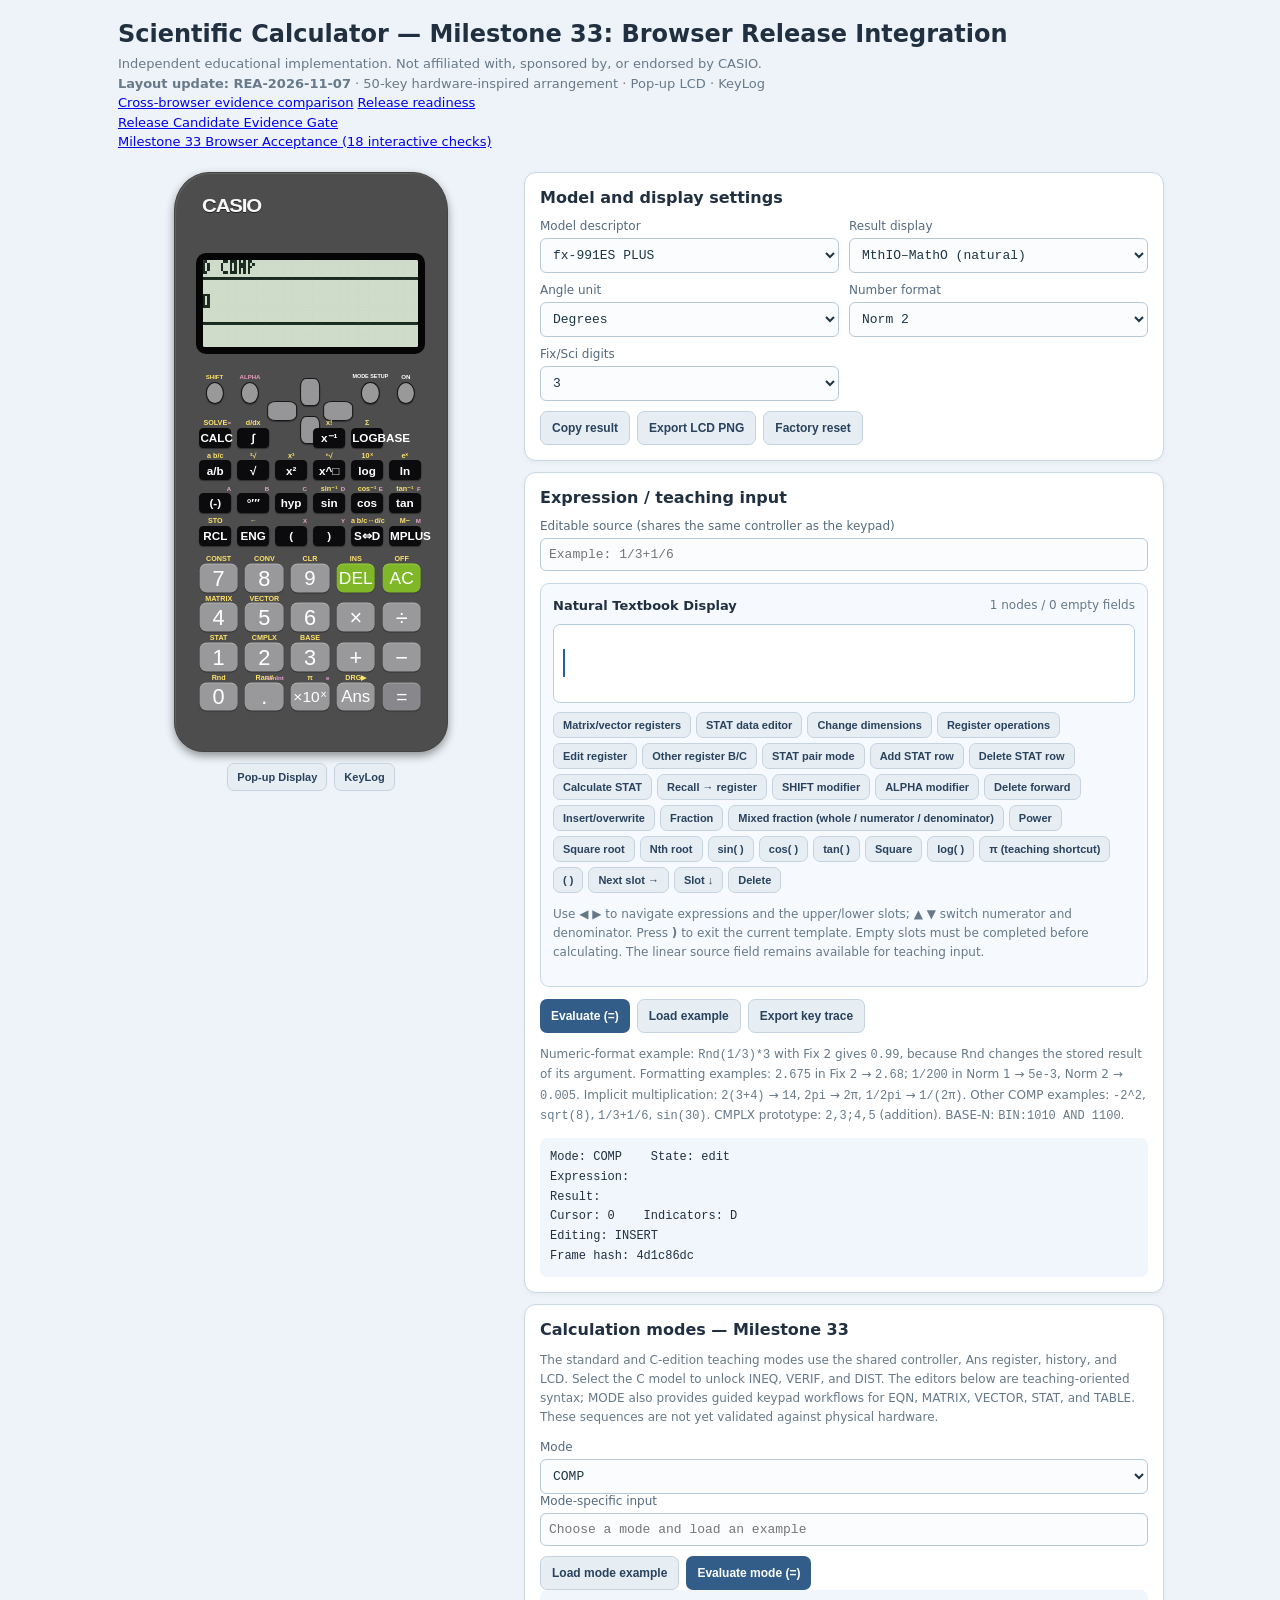
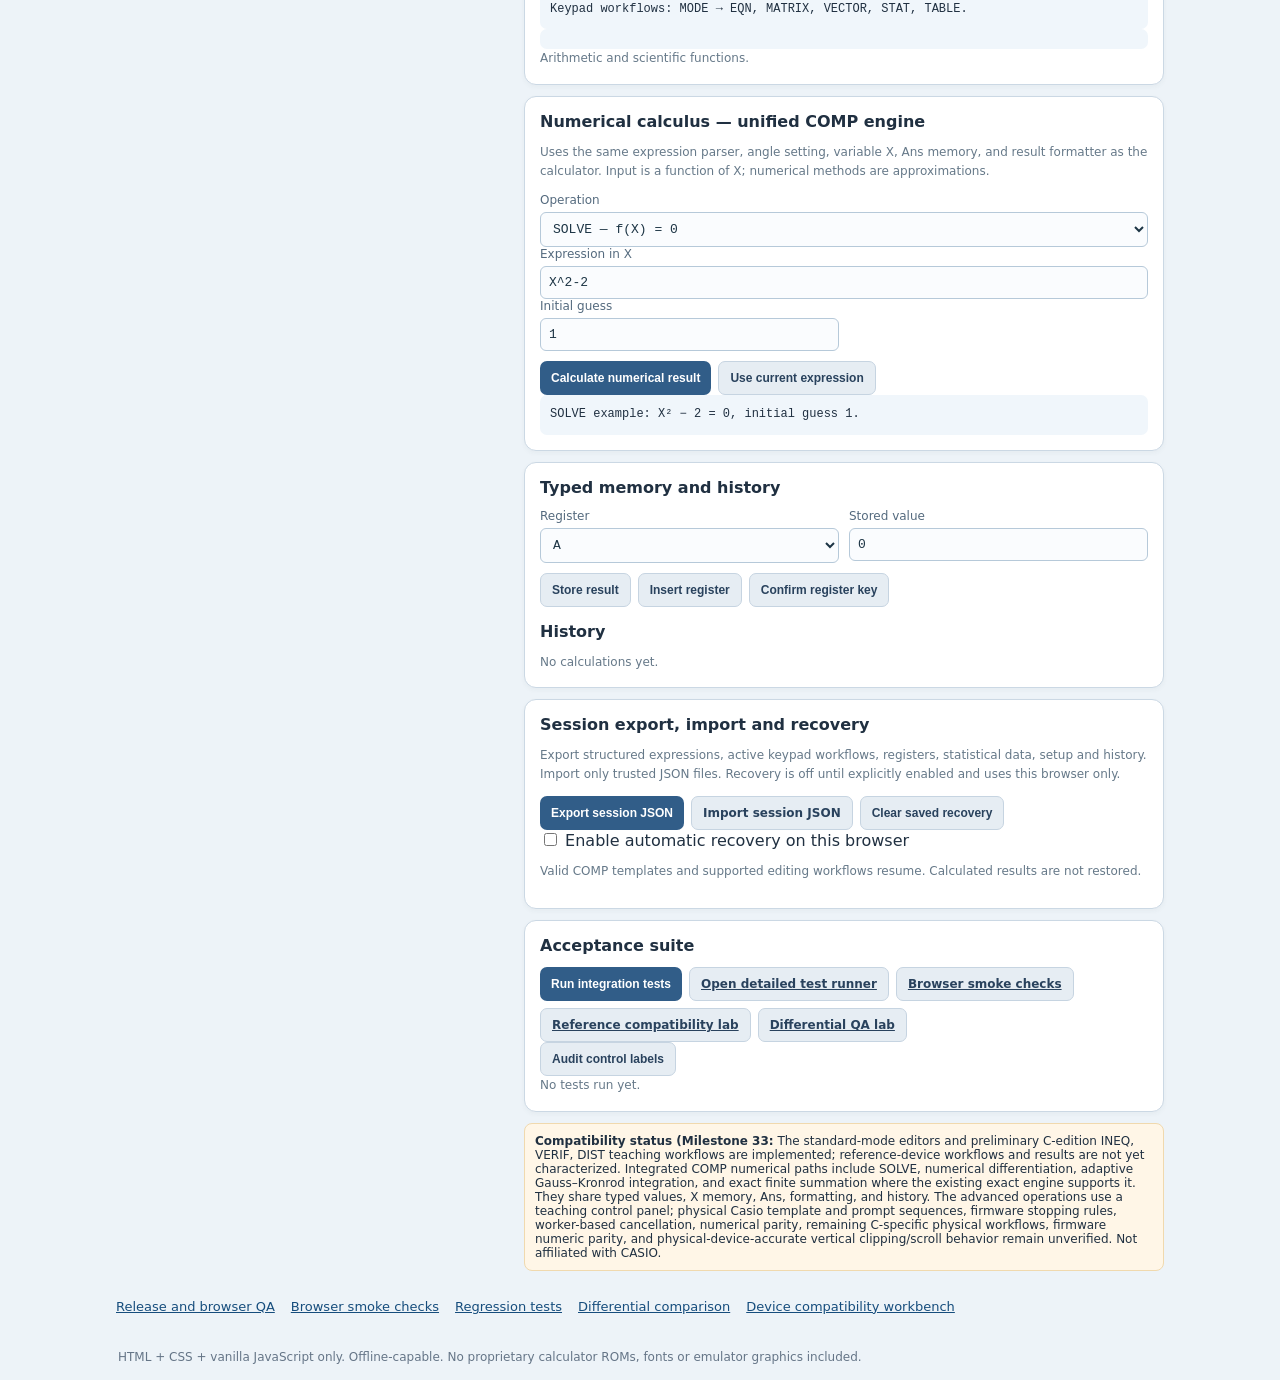
<file: index.html>
<!doctype html>
<html lang="en">
<head>
    <meta charset="utf-8">
    <meta name="viewport" content="width=device-width, initial-scale=1">
    <meta http-equiv="Cache-Control" content="no-cache, no-store, must-revalidate">
    <meta http-equiv="Pragma" content="no-cache">
    <meta http-equiv="Expires" content="0">
    <meta http-equiv="Content-Security-Policy" content="default-src 'self'; script-src 'self'; style-src 'self'; img-src 'self' blob: data:; connect-src 'none'; object-src 'none'; base-uri 'self'; form-action 'none'">
    <meta name="referrer" content="no-referrer">
    <title>Independent fx-991ES PLUS — Milestone 33 — Structural Session Restoration</title>
    <link rel="stylesheet" href="styles.css?visual=20261107-screenshot-v2">
</head>
<body>
    <a class="skip-link" href="#calculator-main">Skip to calculator controls</a>
    <div id="announcements" class="sr-only" role="status" aria-live="polite" aria-atomic="true"></div>
    <header>
        <h1>Scientific Calculator — Milestone 33: Browser Release Integration</h1>
        <p>Independent educational implementation. Not affiliated with, sponsored by, or endorsed by CASIO.</p>
        <p class="deployment-version" role="status"><strong>Layout update: REA-2026-11-07</strong> · 50-key hardware-inspired arrangement · Pop-up LCD · KeyLog</p>
    <p><a href="tests/cross-browser.html">Cross-browser evidence comparison</a> <a href="tests/release-readiness.html">Release readiness</a></p>
    <p><a href="tests/rc.html">Release Candidate Evidence Gate</a></p>    <p><a href="tests/browser-acceptance.html">Milestone 33 Browser Acceptance (18 interactive checks)</a></p>
</header>
    <main id="calculator-main">
        <section class="calculator" aria-label="Calculator keypad" role="region">
            <div class="branding"><span>CASIO</span><small>INDEPENDENT / EDUCATIONAL</small></div>
            <div class="model">fx-991ES PLUS compatible study project</div>
            <div class="solar-panel" aria-hidden="true"><span></span><span></span><span></span><span></span></div>
            <div class="lcd-housing"><div class="lcd-glass"><canvas id="lcd" width="768" height="248" role="img" aria-label="Monochrome calculator display"></canvas></div></div>
            <aside id="error-help" class="calc-error-help" aria-label="Numerical error explanation" hidden><strong id="error-help-title"></strong><p id="error-help-message"></p></aside>
            <div id="keypad" class="keys" role="group" aria-label="Calculator keys"></div>
        </section>
        <section class="side">
            <div class="panel">
                <h2>Model and display settings</h2>
                <div class="grid2">
                    <div class="field"><label for="model">Model descriptor</label><select id="model"><option value="standard">fx-991ES PLUS</option><option value="c">fx-991ES PLUS C</option></select></div>
                    <div class="field"><label for="display-style">Result display</label><select id="display-style"><option value="MathO">MthIO–MathO (natural)</option><option value="LineO">MthIO–LineO (linear results)</option><option value="LineIO">LineIO (linear input/results)</option></select></div>
                    <div class="field"><label for="angle">Angle unit</label><select id="angle"><option value="DEG">Degrees</option><option value="RAD">Radians</option><option value="GRAD">Gradians</option></select></div>
                    <div class="field"><label for="format">Number format</label><select id="format"><option value="Norm2">Norm 2</option><option value="Norm1">Norm 1</option><option value="Fix">Fix</option><option value="Sci">Sci</option></select></div>
                    <div class="field"><label for="digits">Fix/Sci digits</label><select id="digits"><option>0</option><option>1</option><option>2</option><option selected>3</option><option>4</option><option>5</option><option>6</option><option>7</option><option>8</option><option>9</option></select></div>
                </div>
                <div class="actions"><button id="copy" class="button secondary">Copy result</button><button id="export" class="button secondary">Export LCD PNG</button><button id="reset" class="button secondary">Factory reset</button></div>
            </div>
            <div class="panel">
                <h2>Expression / teaching input</h2>
                <div class="field"><label for="expression">Editable source (shares the same controller as the keypad)</label><input id="expression" autocomplete="off" spellcheck="false" value="" placeholder="Example: 1/3+1/6"></div>
                <div class="natural-panel" aria-label="Natural textbook expression editor">
                    <div class="natural-header"><strong>Natural Textbook Display</strong><span id="natural-info" class="muted"></span></div>
                    <div id="natural-preview" class="natural-preview" role="math" aria-label="Current structured mathematical expression"></div>
                    <div class="natural-toolbar" id="natural-toolbar" aria-label="Insert mathematical structures"></div>
                    <p class="muted">Use ◀ ▶ to navigate expressions and the upper/lower slots; ▲ ▼ switch numerator and denominator. Press <strong>)</strong> to exit the current template. Empty slots must be completed before calculating. The linear source field remains available for teaching input.</p>
                </div>
                <div class="actions"><button id="calculate" class="button">Evaluate (=)</button><button id="sample" class="button secondary">Load example</button><button id="trace-export" class="button secondary">Export key trace</button></div>
                <p class="muted">Numeric-format example: <code>Rnd(1/3)*3</code> with Fix 2 gives <code>0.99</code>, because Rnd changes the stored result of its argument. Formatting examples: <code>2.675</code> in Fix 2 → <code>2.68</code>; <code>1/200</code> in Norm 1 → <code>5e-3</code>, Norm 2 → <code>0.005</code>. Implicit multiplication: <code>2(3+4)</code> → <code>14</code>, <code>2pi</code> → <code>2π</code>, <code>1/2pi</code> → <code>1/(2π)</code>. Other COMP examples: <code>-2^2</code>, <code>sqrt(8)</code>, <code>1/3+1/6</code>, <code>sin(30)</code>. CMPLX prototype: <code>2,3;4,5</code> (addition). BASE-N: <code>BIN:1010 AND 1100</code>.</p>
                <div id="semantic" class="status mono" aria-live="off"></div>
            </div>
            <div class="panel" id="modes-panel">
                <h2>Calculation modes — Milestone 33</h2>
                <p class="muted">The standard and C-edition teaching modes use the shared controller, Ans register, history, and LCD. Select the C model to unlock INEQ, VERIF, and DIST. The editors below are teaching-oriented syntax; MODE also provides guided keypad workflows for EQN, MATRIX, VECTOR, STAT, and TABLE. These sequences are not yet validated against physical hardware.</p>
                <div class="field"><label for="mode-picker">Mode</label><select id="mode-picker"><option value="COMP">COMP</option><option value="CMPLX">CMPLX</option><option value="STAT">STAT</option><option value="BASE-N">BASE-N</option><option value="EQN">EQN</option><option value="MATRIX">MATRIX</option><option value="TABLE">TABLE</option><option value="VECTOR">VECTOR</option><option value="INEQ">INEQ</option><option value="VERIF">VERIF</option><option value="DIST">DIST</option></select></div>
                <div class="field"><label for="mode-source">Mode-specific input</label><input id="mode-source" spellcheck="false" placeholder="Choose a mode and load an example"></div>
                <div class="actions"><button id="mode-example" class="button secondary">Load mode example</button><button id="mode-evaluate" class="button">Evaluate mode (=)</button></div>
                <div class="status mono" id="wizard-detail" aria-live="polite">Use the physical MODE key to open keypad-driven coefficient/data editors for EQN, MATRIX, VECTOR, STAT, and TABLE.</div>
                <div class="status mono" id="mode-detail" aria-live="polite"></div>
                <div class="muted" id="mode-help"></div>
            </div>
            <div class="panel" id="numerical-panel">
                <h2>Numerical calculus — unified COMP engine</h2>
                <p class="muted">Uses the same expression parser, angle setting, variable X, Ans memory, and result formatter as the calculator. Input is a function of X; numerical methods are approximations.</p>
                <div class="field"><label for="num-operation">Operation</label><select id="num-operation"><option value="SOLVE">SOLVE — f(X) = 0</option><option value="DIFF">d/dX — derivative at X</option><option value="INTEGRAL">∫ — definite integral</option><option value="SUM">Σ — finite integer sum</option></select></div>
                <div class="field"><label for="num-source">Expression in X</label><input id="num-source" spellcheck="false" value="X^2-2"></div>
                <div class="grid2">
                    <div class="field" id="num-guess-box"><label for="num-guess">Initial guess</label><input id="num-guess" type="number" step="any" value="1"></div>
                    <div class="field" id="num-at-box" hidden><label for="num-at">At X</label><input id="num-at" type="number" step="any" value="2"></div>
                    <div class="field" id="num-lower-box" hidden><label for="num-lower">Lower bound</label><input id="num-lower" type="number" step="any" value="0"></div>
                    <div class="field" id="num-upper-box" hidden><label for="num-upper">Upper bound</label><input id="num-upper" type="number" step="any" value="1"></div>
                    <div class="field" id="num-tolerance-box" hidden><label for="num-tolerance">Integration tolerance</label><input id="num-tolerance" type="number" step="any" value="0.00001"></div>
                </div>
                <div class="actions"><button id="num-run" class="button">Calculate numerical result</button><button id="num-copy-source" class="button secondary">Use current expression</button></div>
                <div id="num-details" class="status mono" aria-live="polite">SOLVE example: X² − 2 = 0, initial guess 1.</div>
            </div>
            <div class="panel">
                <h2>Typed memory and history</h2>
                <div class="grid2"><div class="field"><label for="register">Register</label><select id="register"><option>A</option><option>B</option><option>C</option><option>D</option><option>E</option><option>F</option><option>M</option><option>X</option><option>Y</option></select></div><div class="field"><label for="register-value">Stored value</label><input id="register-value" readonly></div></div>
                <div class="actions"><button id="store" class="button secondary">Store result</button><button id="recall" class="button secondary">Insert register</button></div>
                <h2 class="history-heading">History</h2><div id="history" class="history muted"></div>
            </div>
            <div class="panel" id="session-panel">
                <h2>Session export, import and recovery</h2>
                <p class="muted">Export structured expressions, active keypad workflows, registers, statistical data, setup and history. Import only trusted JSON files. Recovery is off until explicitly enabled and uses this browser only.</p>
                <div class="actions">
                    <button class="button" id="session-export" type="button">Export session JSON</button>
                    <label class="button secondary" for="session-import">Import session JSON</label>
                    <input id="session-import" type="file" accept=".json,application/json" aria-label="Choose session JSON to restore" hidden>
                    <button class="button secondary" id="session-clear" type="button">Clear saved recovery</button>
                </div>
                <label><input id="session-recovery" type="checkbox"> Enable automatic recovery on this browser</label>
                <p id="session-status" role="status" aria-live="polite" class="muted">Valid COMP templates and supported editing workflows resume. Calculated results are not restored.</p>
            </div>
            <div class="panel">
                <h2>Acceptance suite</h2>
                <div class="actions"><button id="run-tests" class="button">Run integration tests</button><a class="button secondary" href="tests/acceptance.html">Open detailed test runner</a><a class="button secondary" href="tests/browser-smoke.html">Browser smoke checks</a><a class="button secondary" href="tests/reference.html">Reference compatibility lab</a><a class="button secondary" href="tests/differential.html">Differential QA lab</a></div>
                <button class="button secondary" id="a11y-audit">Audit control labels</button><div id="a11y-audit-result" class="muted" role="status" aria-live="polite"></div><div id="test-summary" class="muted" aria-live="polite">No tests run yet.</div>
            </div>
            <div class="warning"><strong>Compatibility status (Milestone 33:</strong> The standard-mode editors and preliminary C-edition INEQ, VERIF, DIST teaching workflows are implemented; reference-device workflows and results are not yet characterized. Integrated COMP numerical paths include SOLVE, numerical differentiation, adaptive Gauss–Kronrod integration, and exact finite summation where the existing exact engine supports it. They share typed values, X memory, Ans, formatting, and history. The advanced operations use a teaching control panel; physical Casio template and prompt sequences, firmware stopping rules, worker-based cancellation, numerical parity, remaining C-specific physical workflows, firmware numeric parity, and physical-device-accurate vertical clipping/scroll behavior remain unverified. Not affiliated with CASIO.</div>
        </section>
        <div class="release-links" aria-label="Quality assurance links">
            <a href="tests/release.html">Release and browser QA</a>
            <a href="tests/browser-smoke.html">Browser smoke checks</a>
            <a href="tests/acceptance.html">Regression tests</a>
            <a href="tests/differential.html">Differential comparison</a>
            <a href="tests/device.html">Device compatibility workbench</a>
        </div>
    </main>
    <footer>HTML + CSS + vanilla JavaScript only. Offline-capable. No proprietary calculator ROMs, fonts or emulator graphics included.</footer>
    <script src="src/boot-diagnostics.js"></script>
    <script src="src/natural-editor.js"></script>
    <script src="src/decimal15.js"></script>
    <script src="src/display.js"></script>
    <script src="src/kernel.js"></script>
    <script src="src/numerical.js"></script>
    <script src="src/keymap.js"></script>
    <script src="src/reference-tables.js"></script>
    <script src="src/complex-input.js"></script>
    <script src="src/state-machine.js"></script>
    <script src="src/modes.js"></script>
    <script src="src/c-edition.js"></script>
    <script src="src/reference.js"></script>
    <script src="src/manufacturer-examples.js"></script>
    <script src="src/differential.js"></script>
    <script src="src/release-audit.js"></script>
    <script src="src/release-candidate.js"></script>
    <script src="src/fraction-validation.js"></script>
    <script src="src/reference-plan.js"></script>
    <script src="src/evidence-media.js"></script>
    <script src="src/device-validation.js"></script>
    <script src="src/session.js"></script>
    <script src="src/browser-evidence.js"></script>
    <script src="tests/cases.js"></script>
    <script src="src/keypad-layout.js"></script>
    <script src="src/keyboard-shortcuts.js"></script>
    <script src="src/error-explanations.js"></script>
    <script src="src/emulator-tools.js"></script>
    <script src="src/key-input.js"></script>
    <script src="src/app.js"></script>
</body>
</html>
</file>
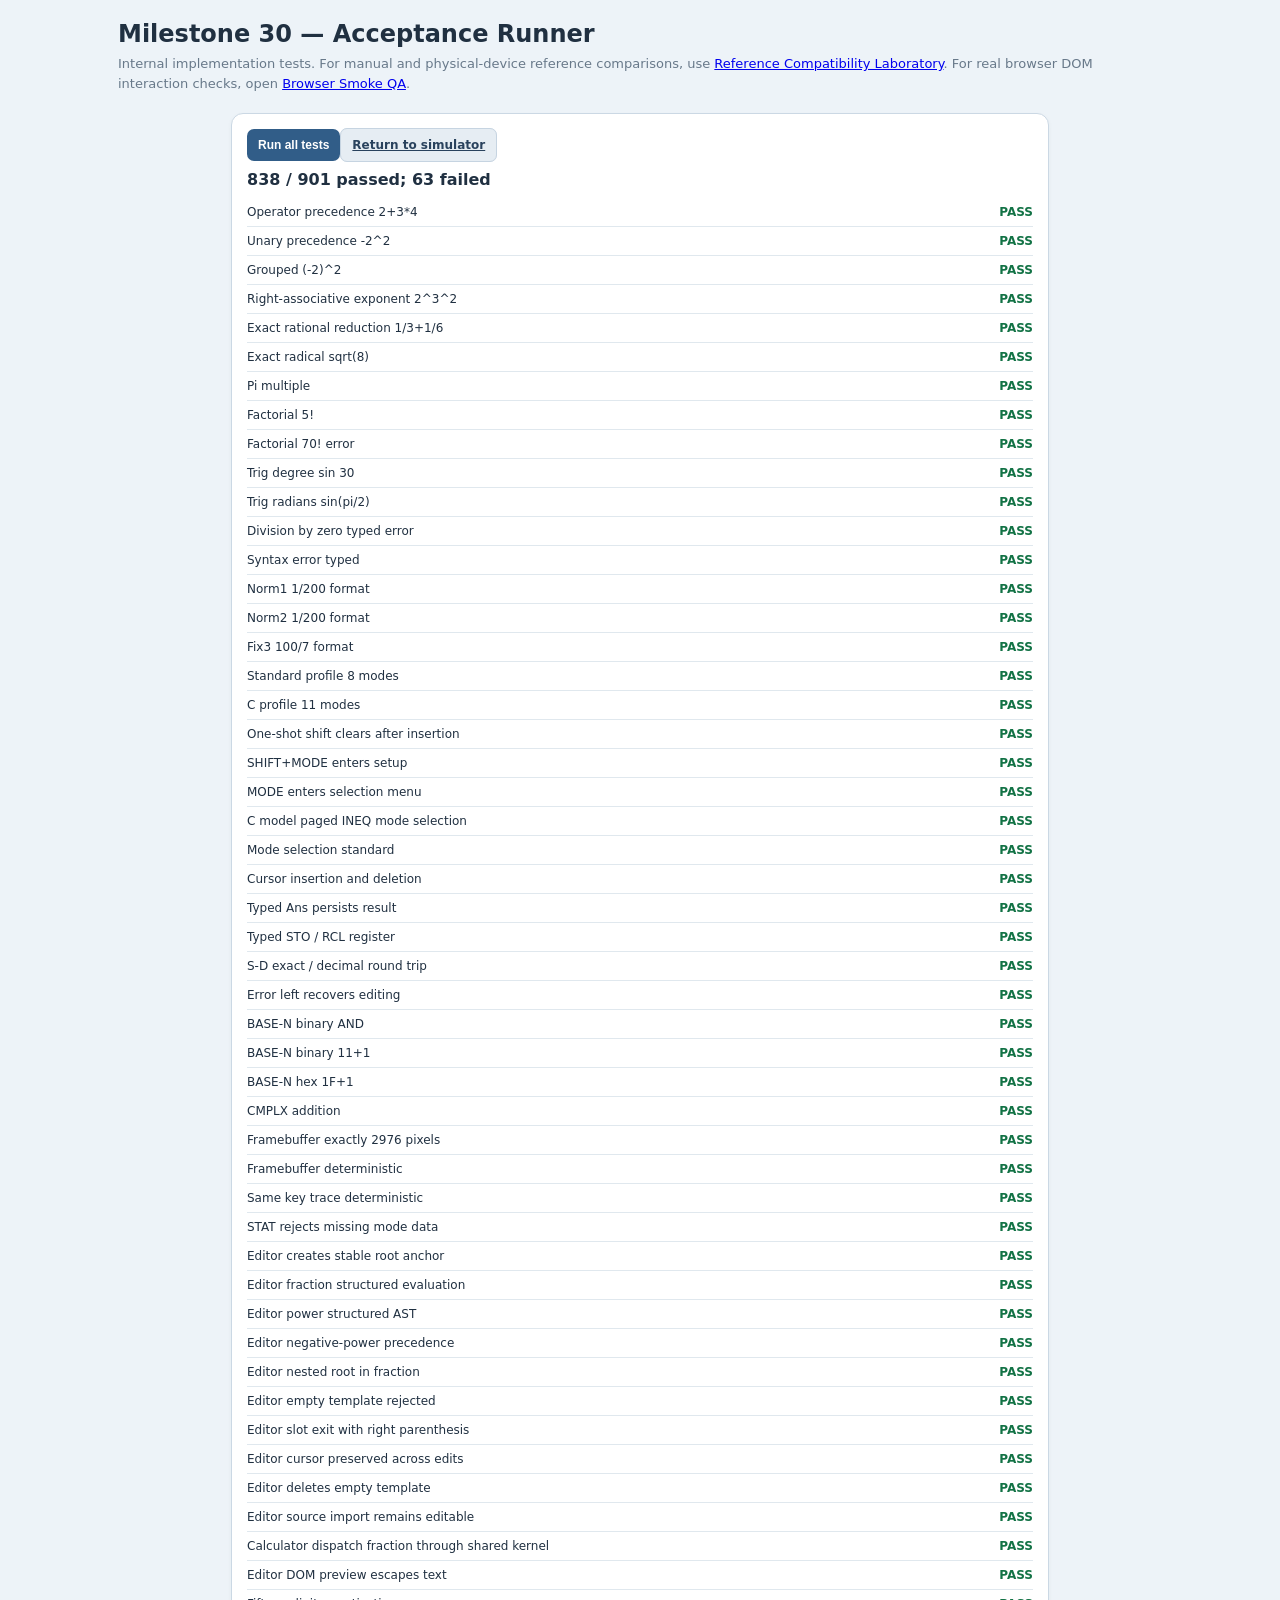
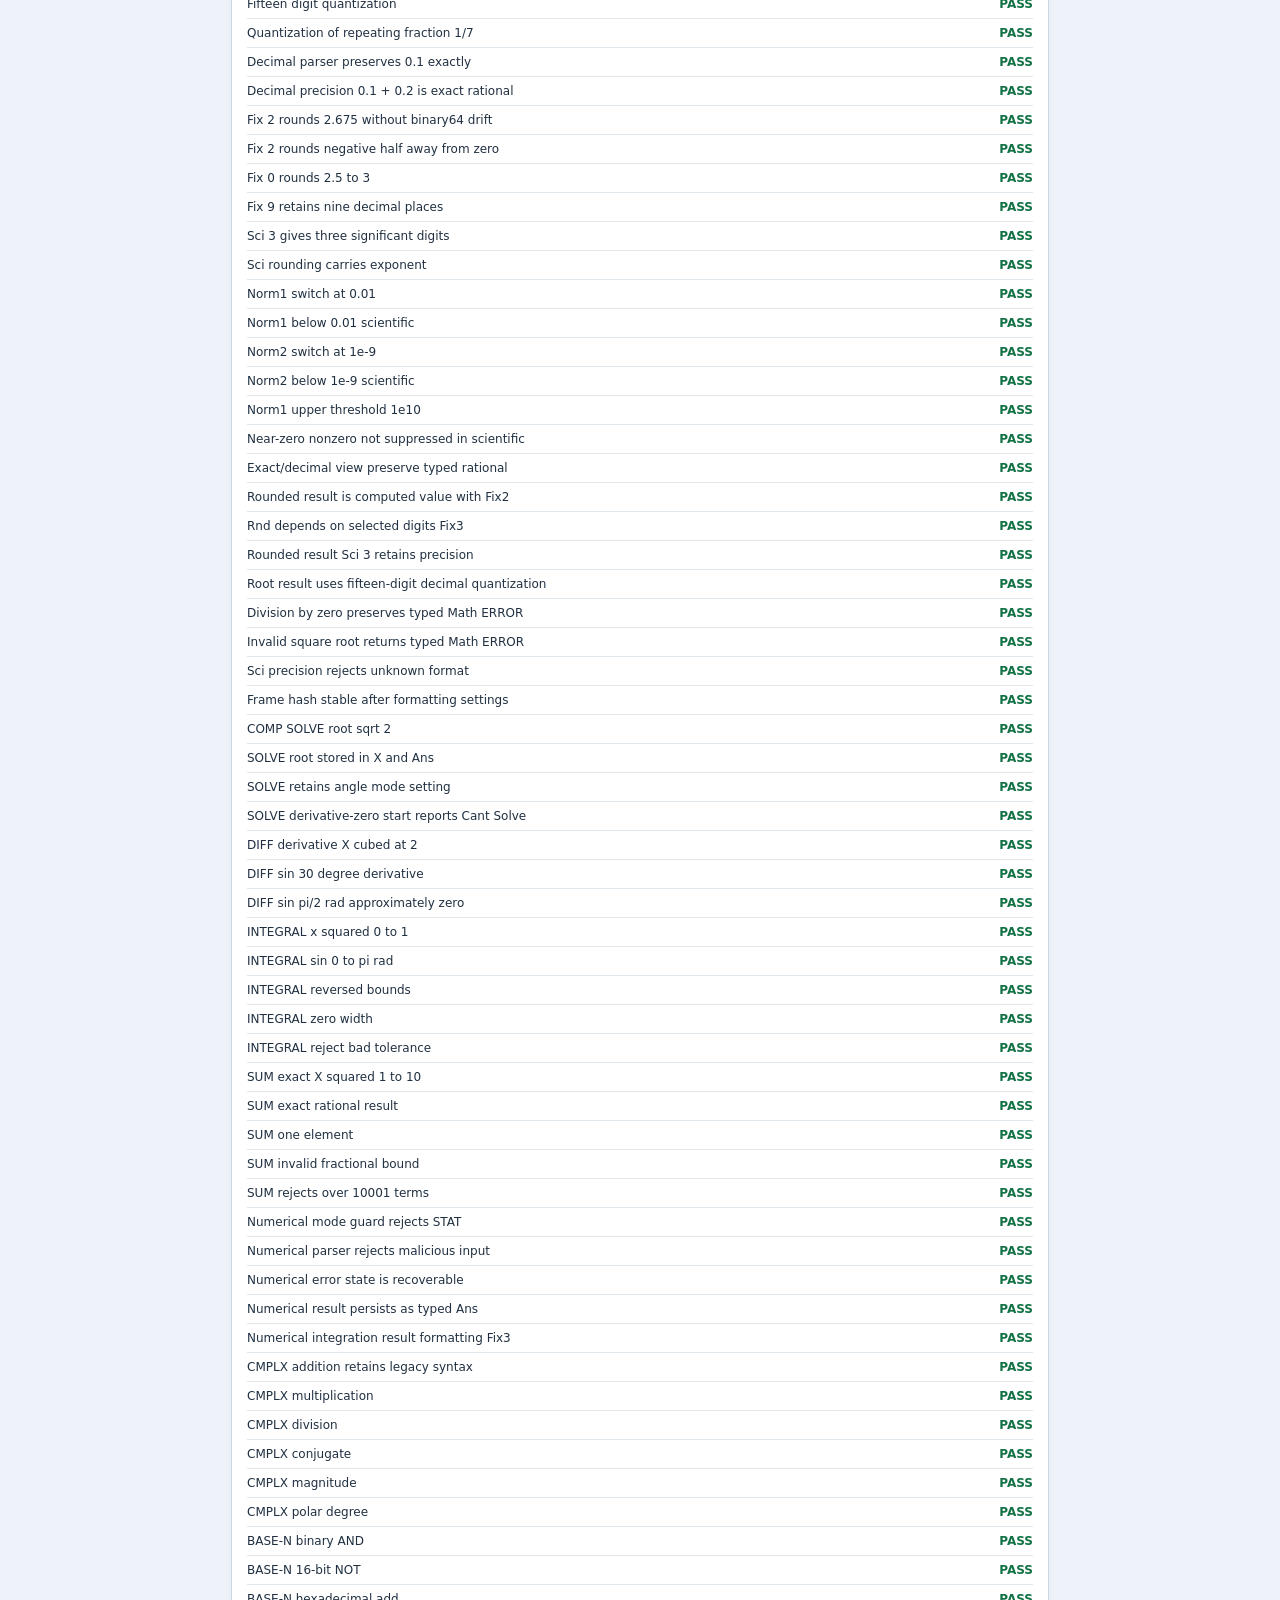
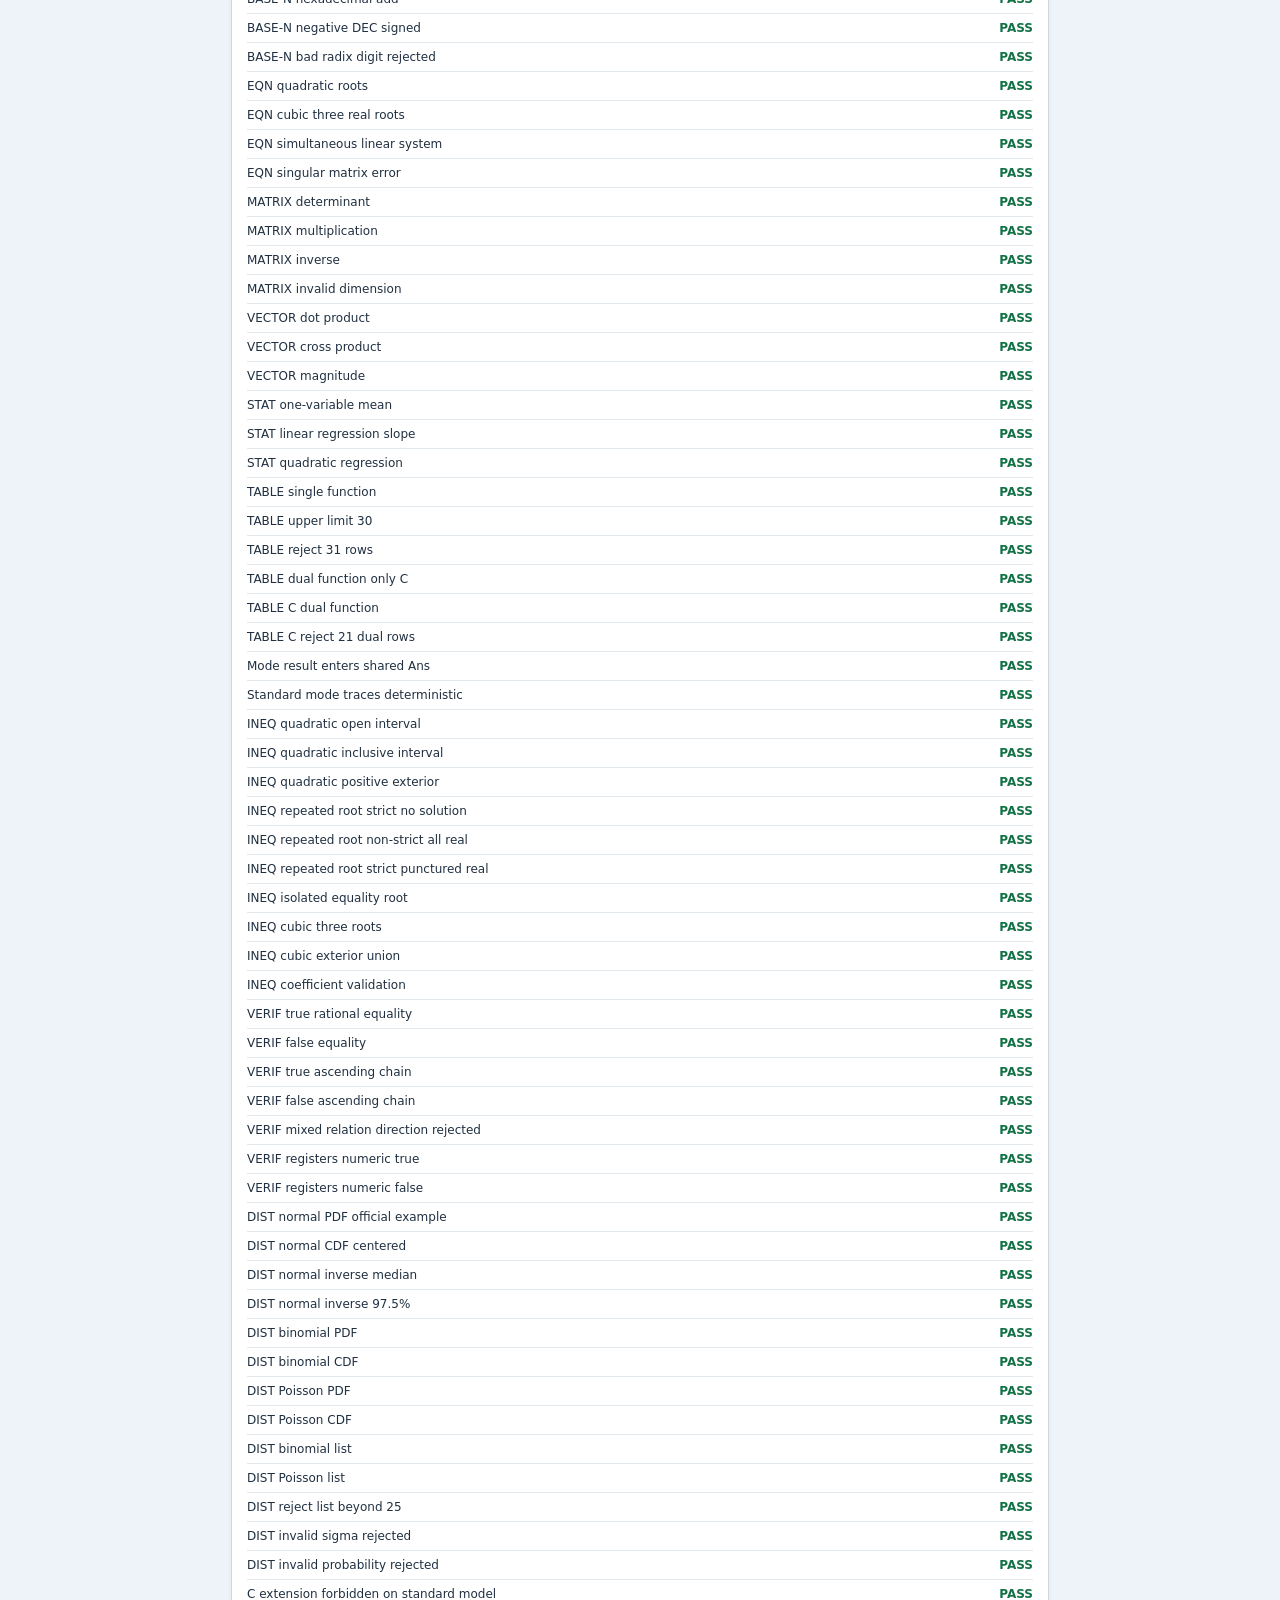
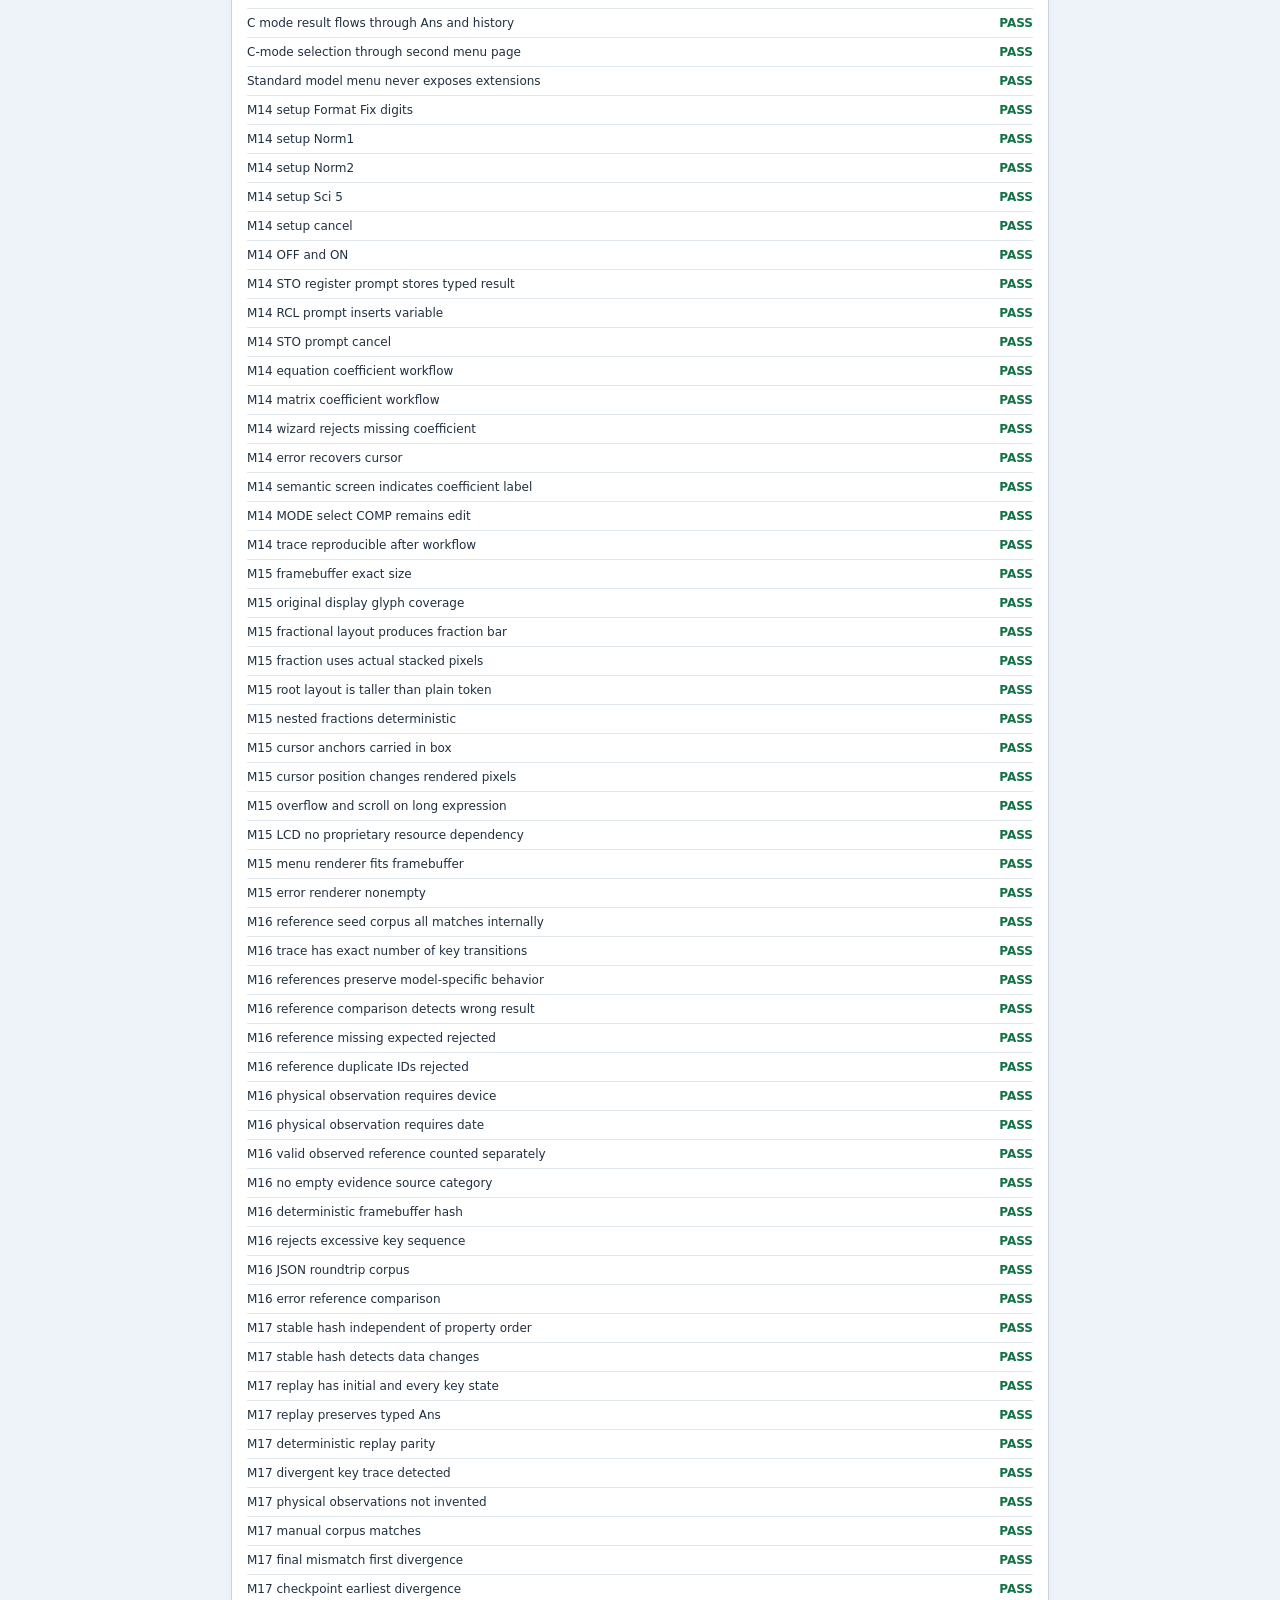
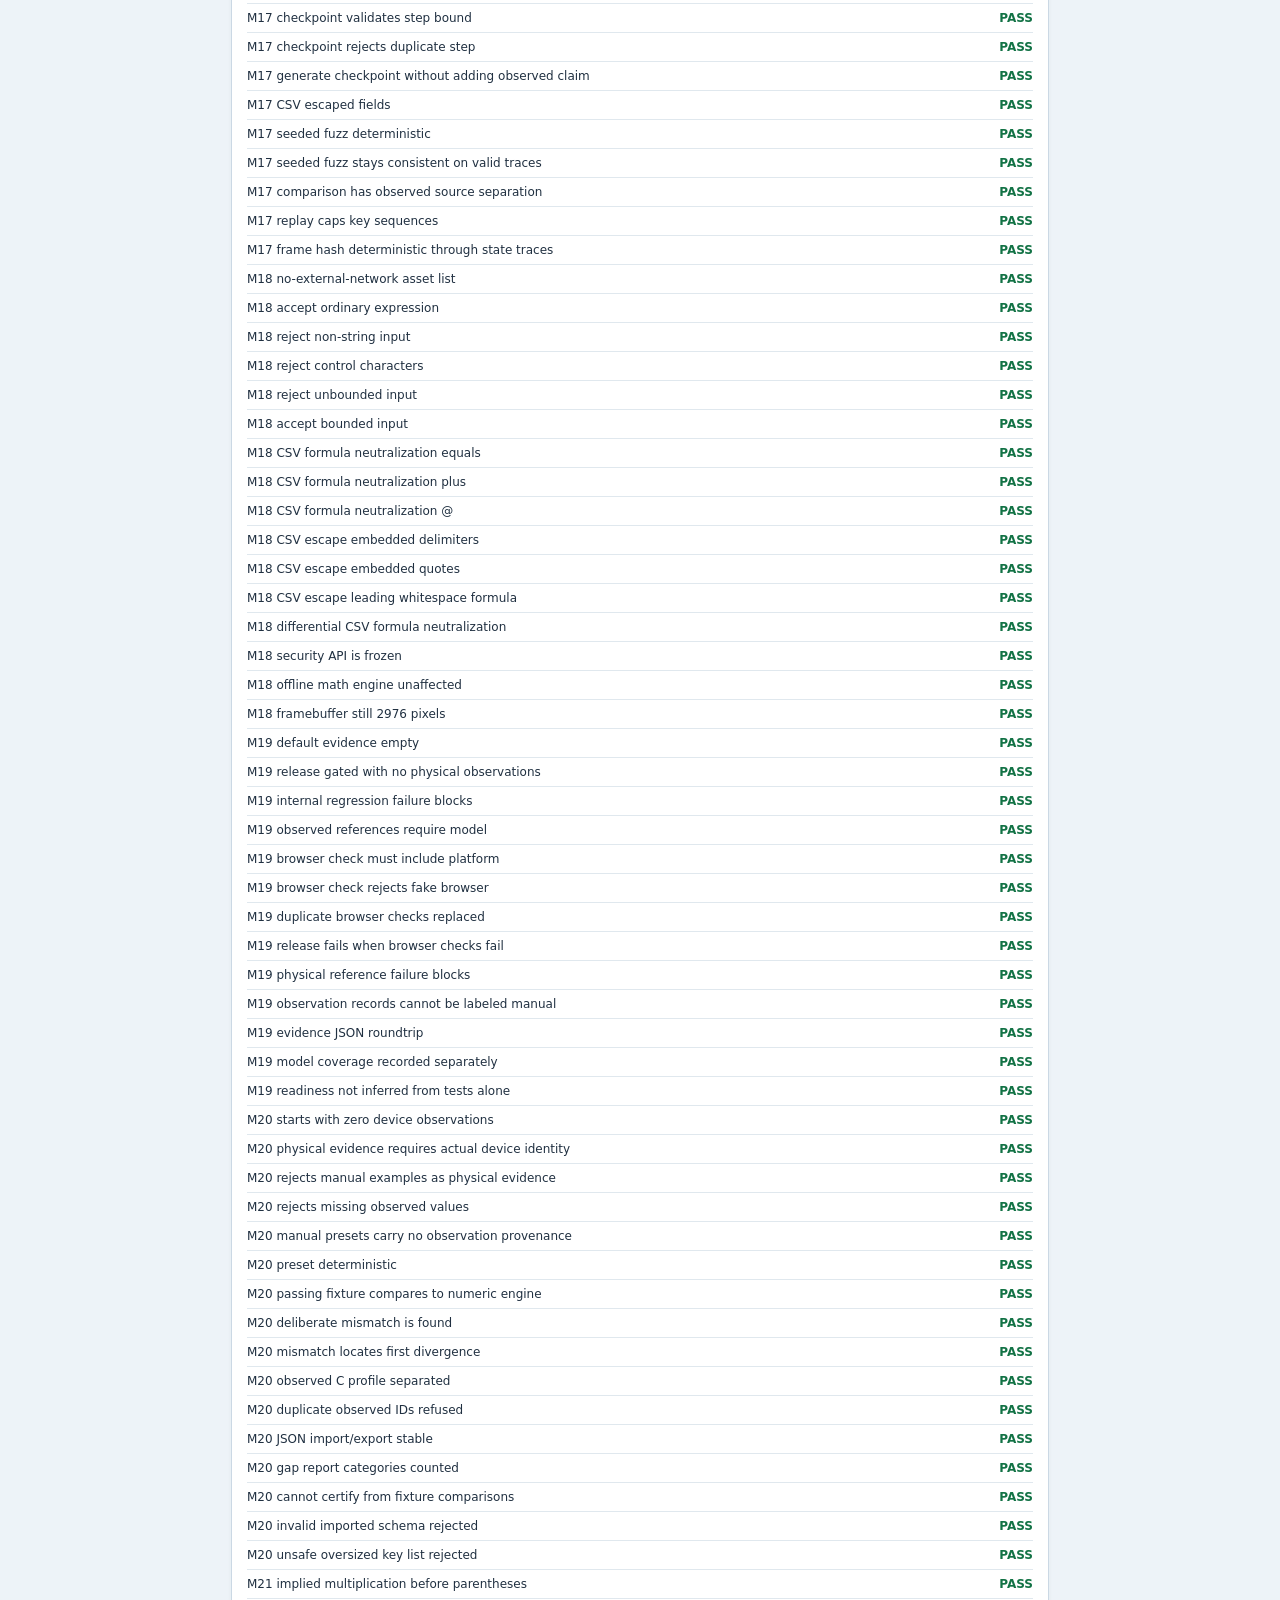
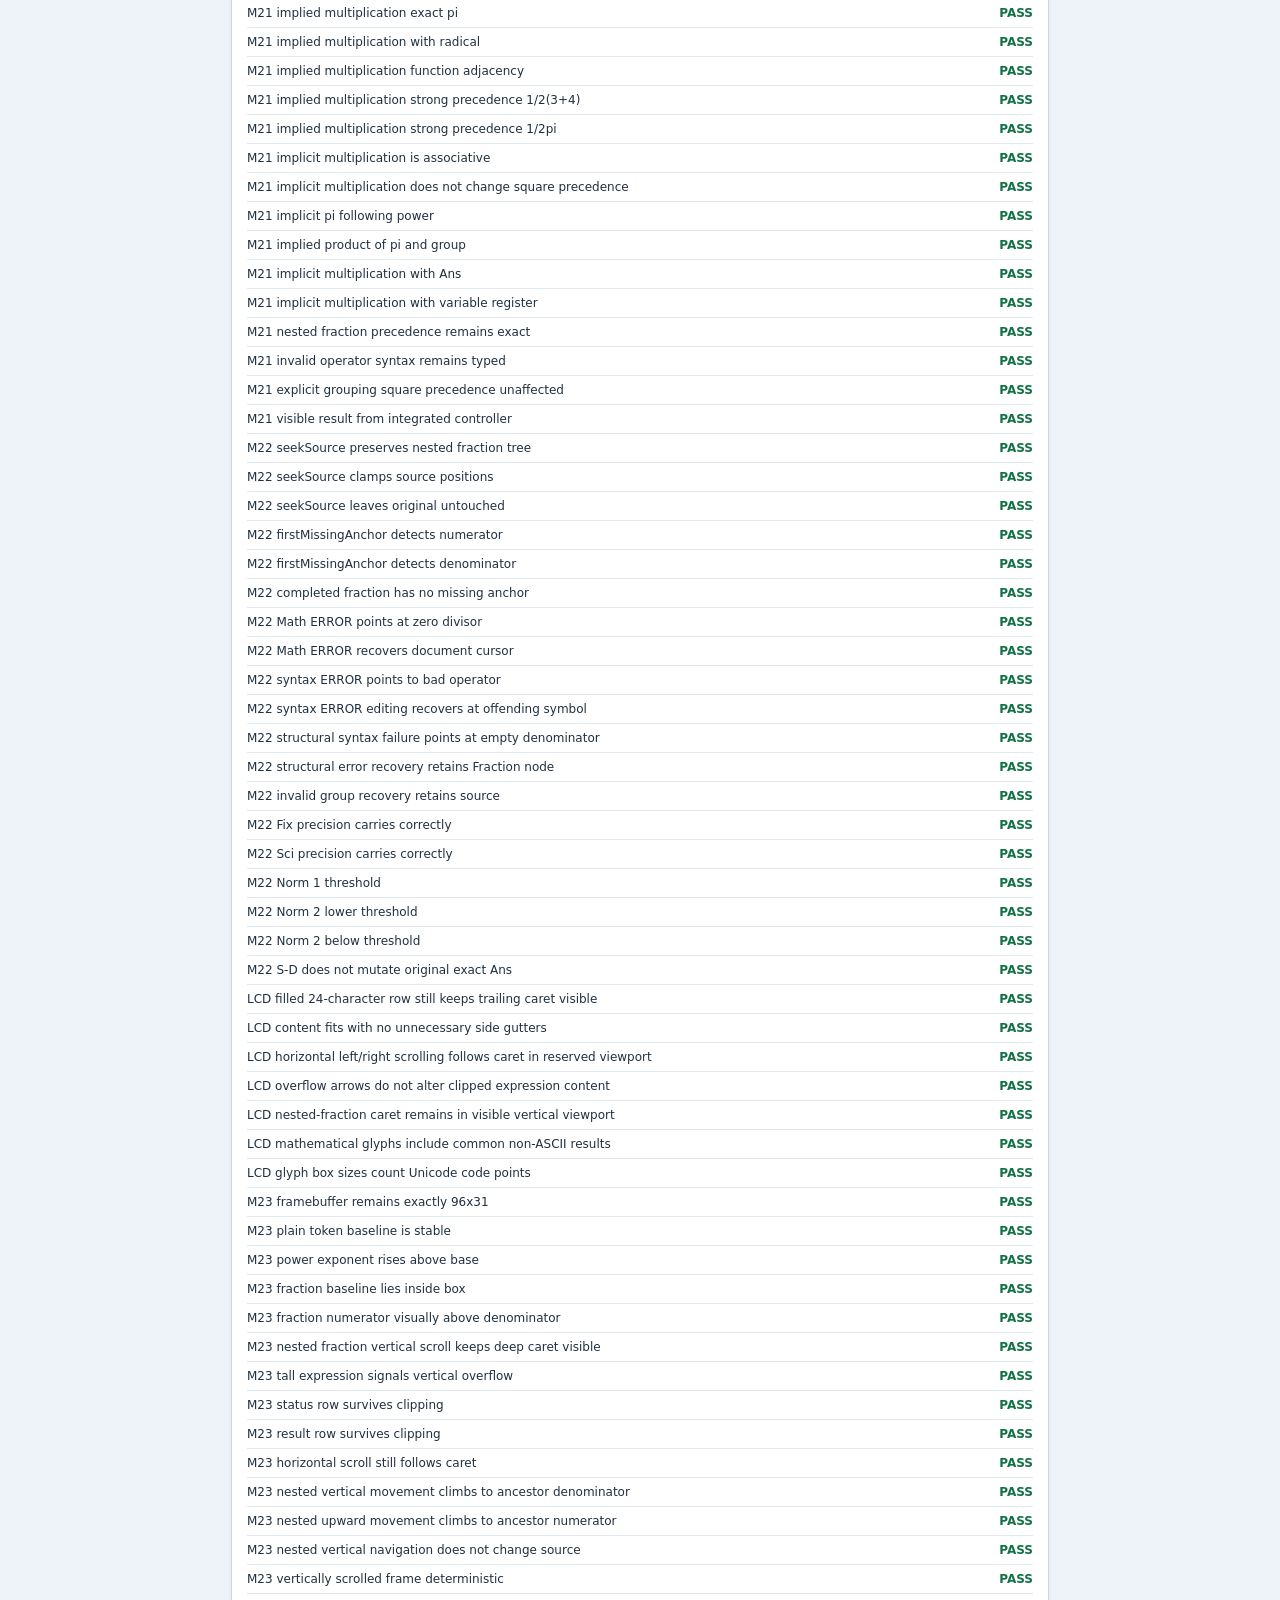
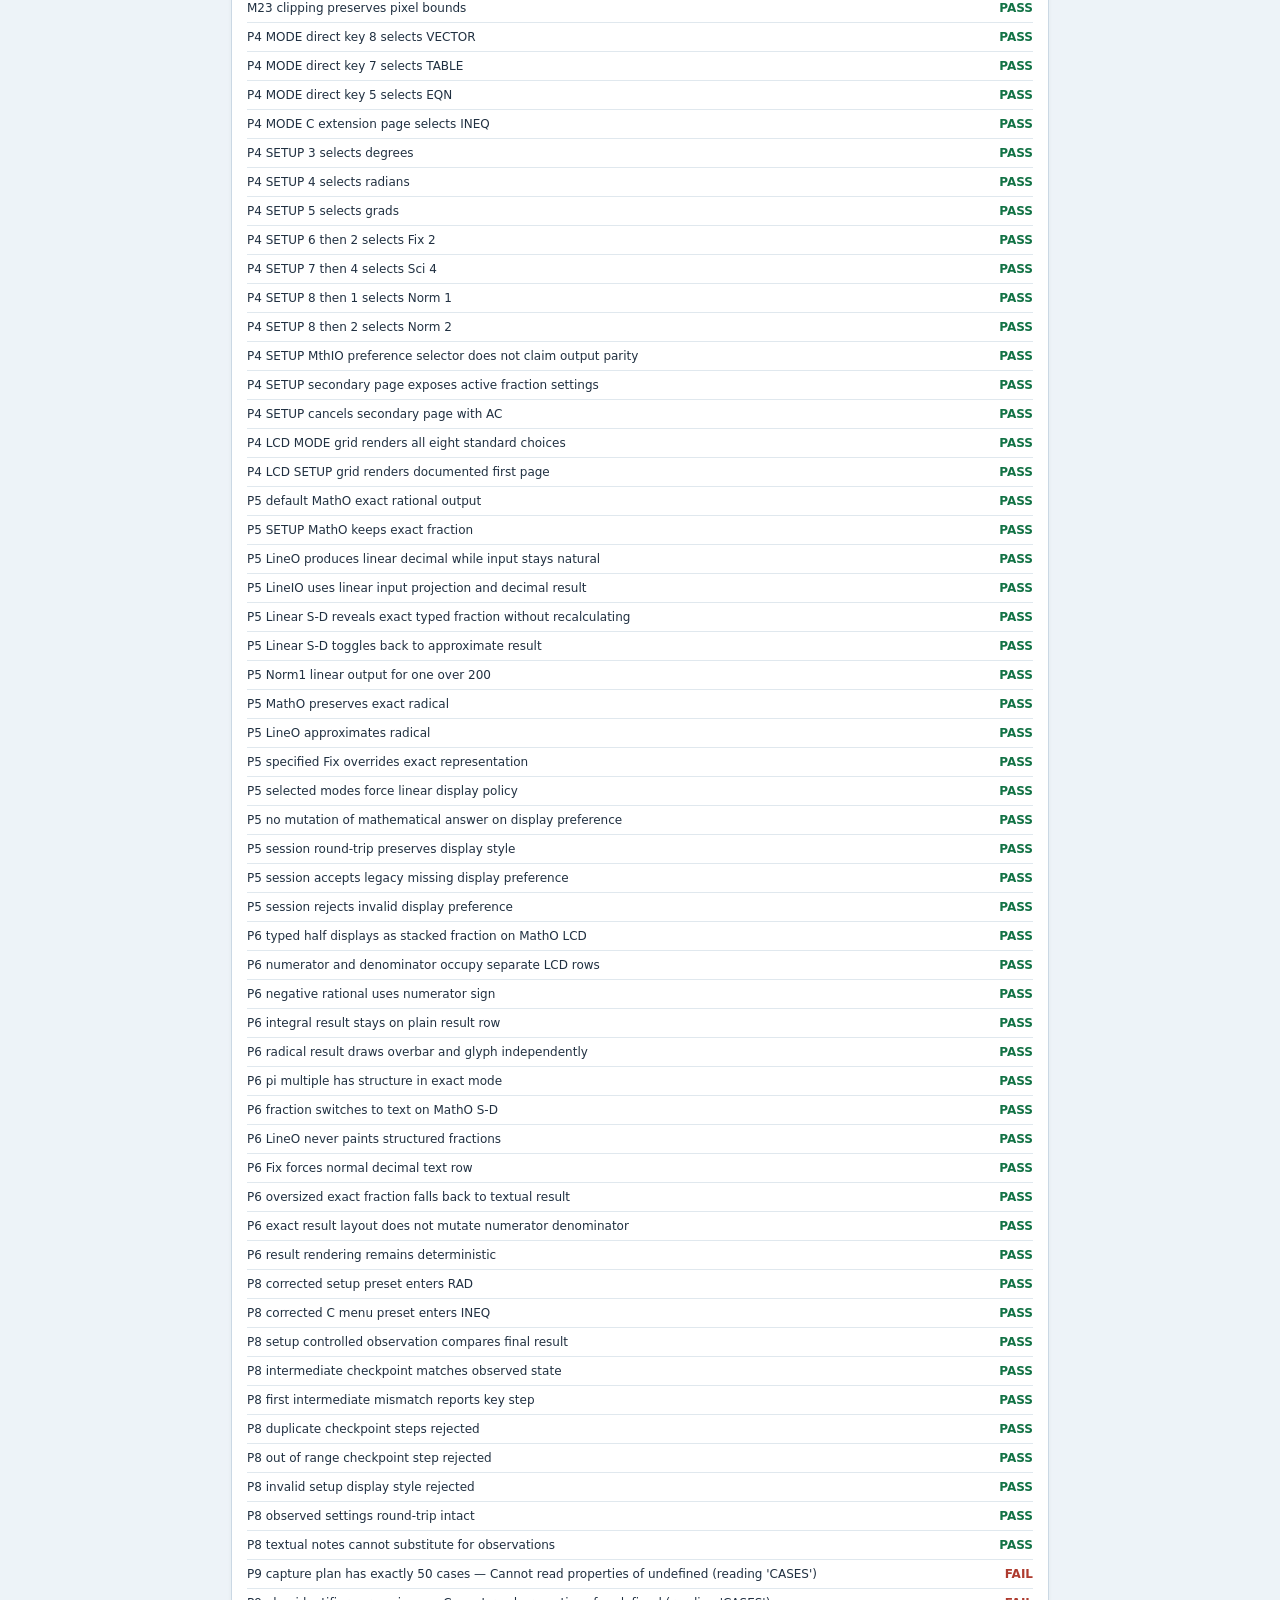
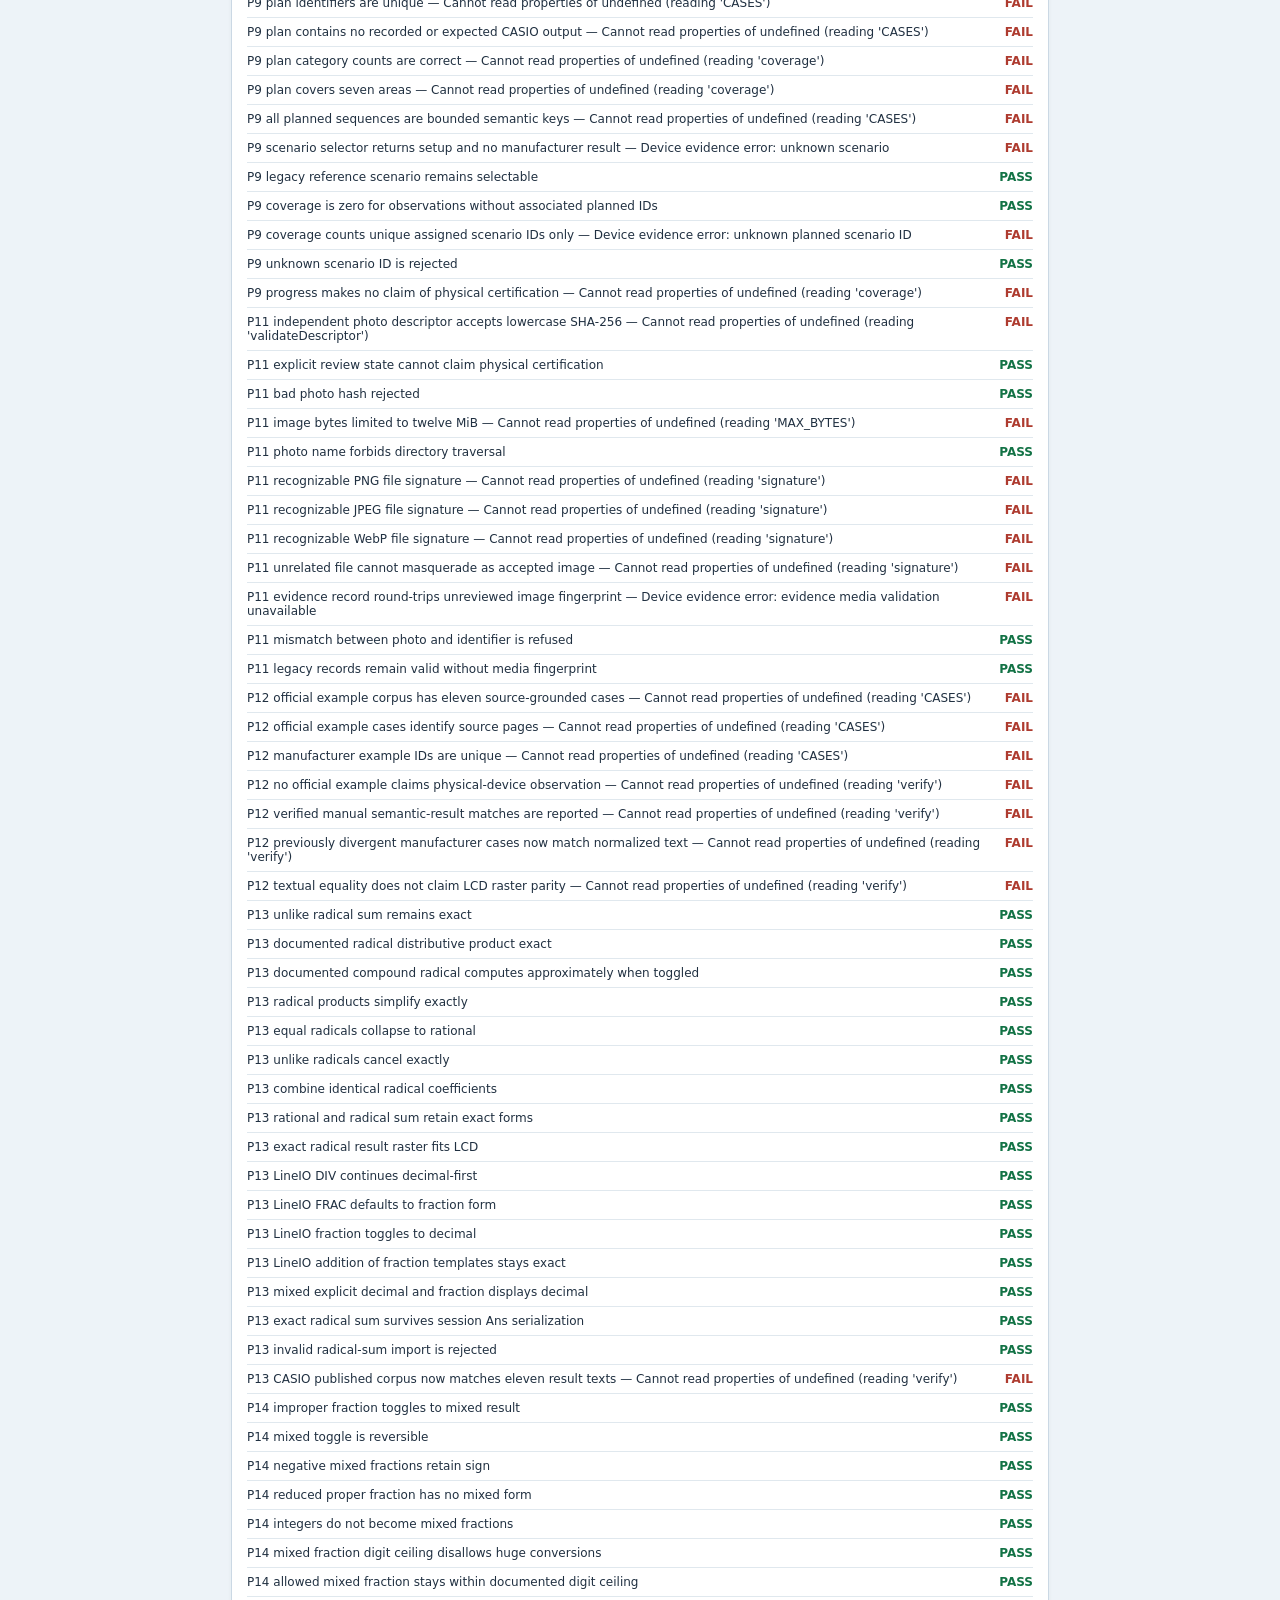
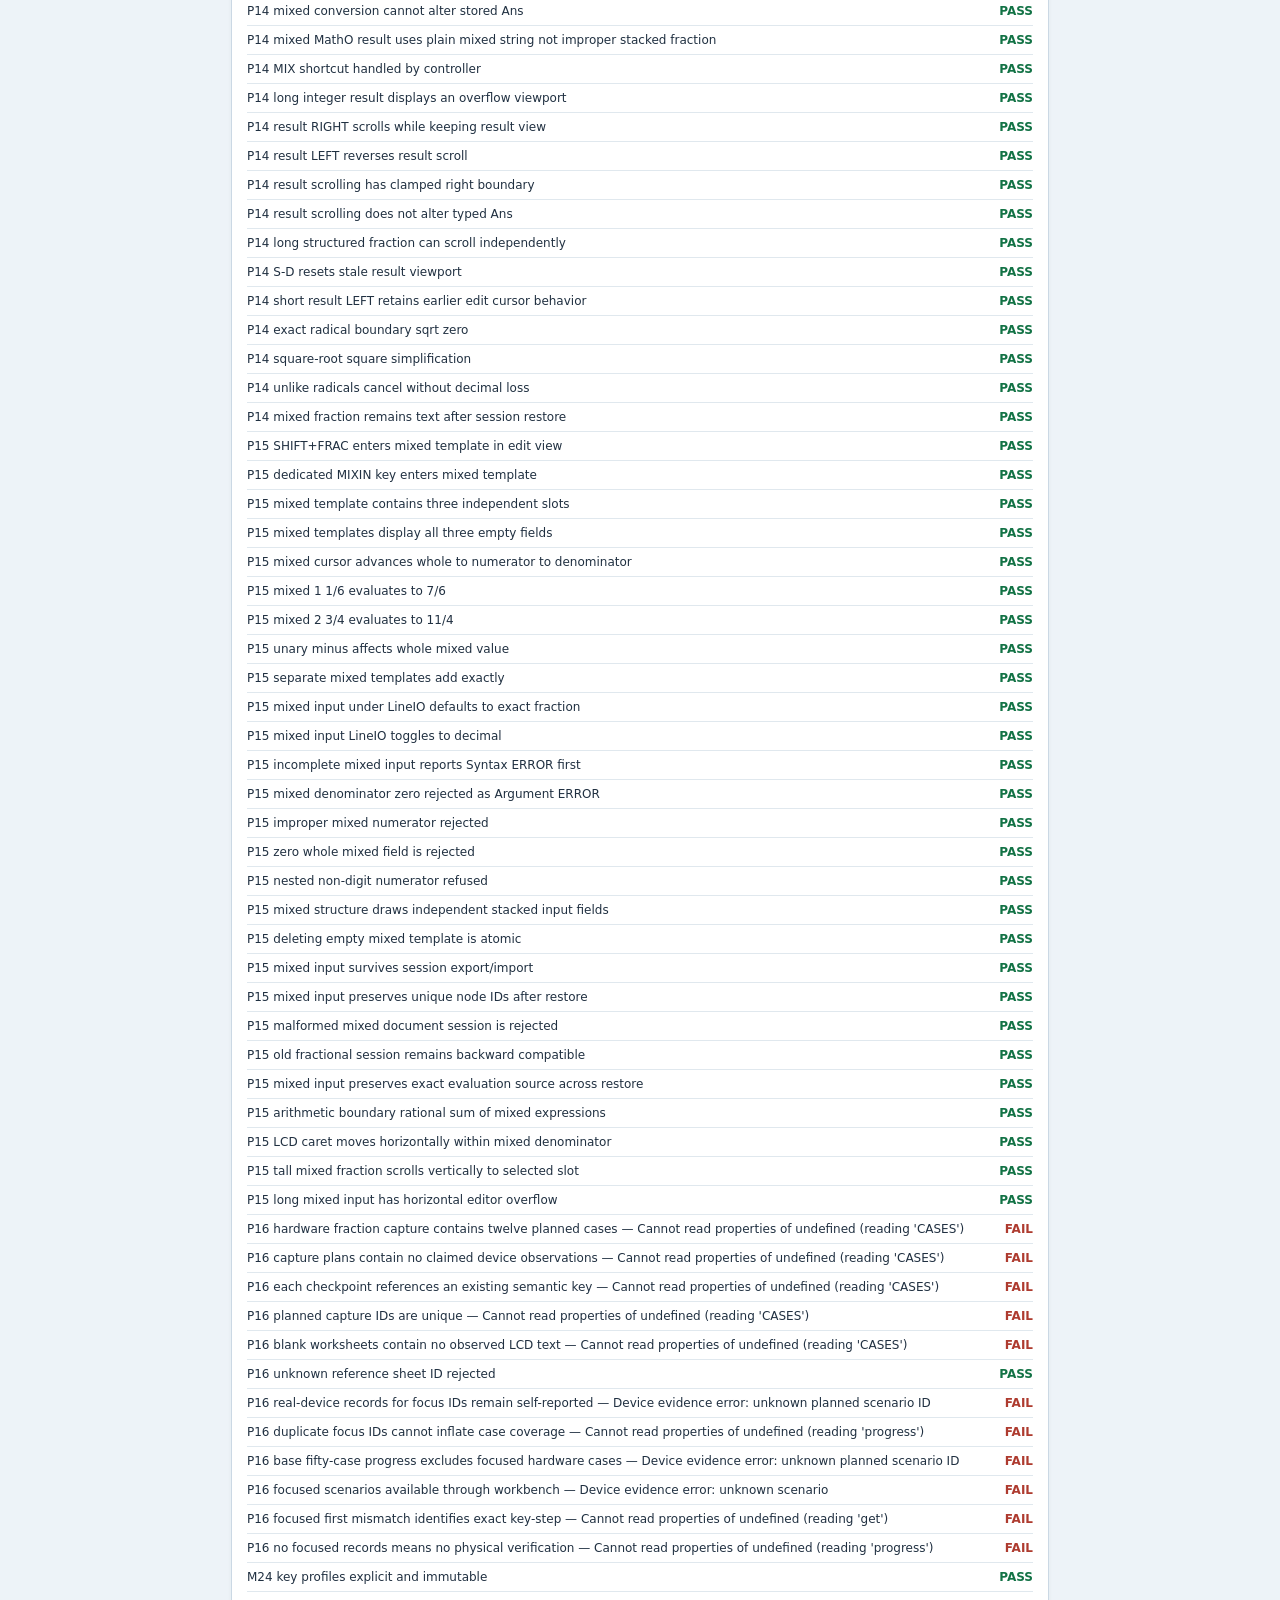
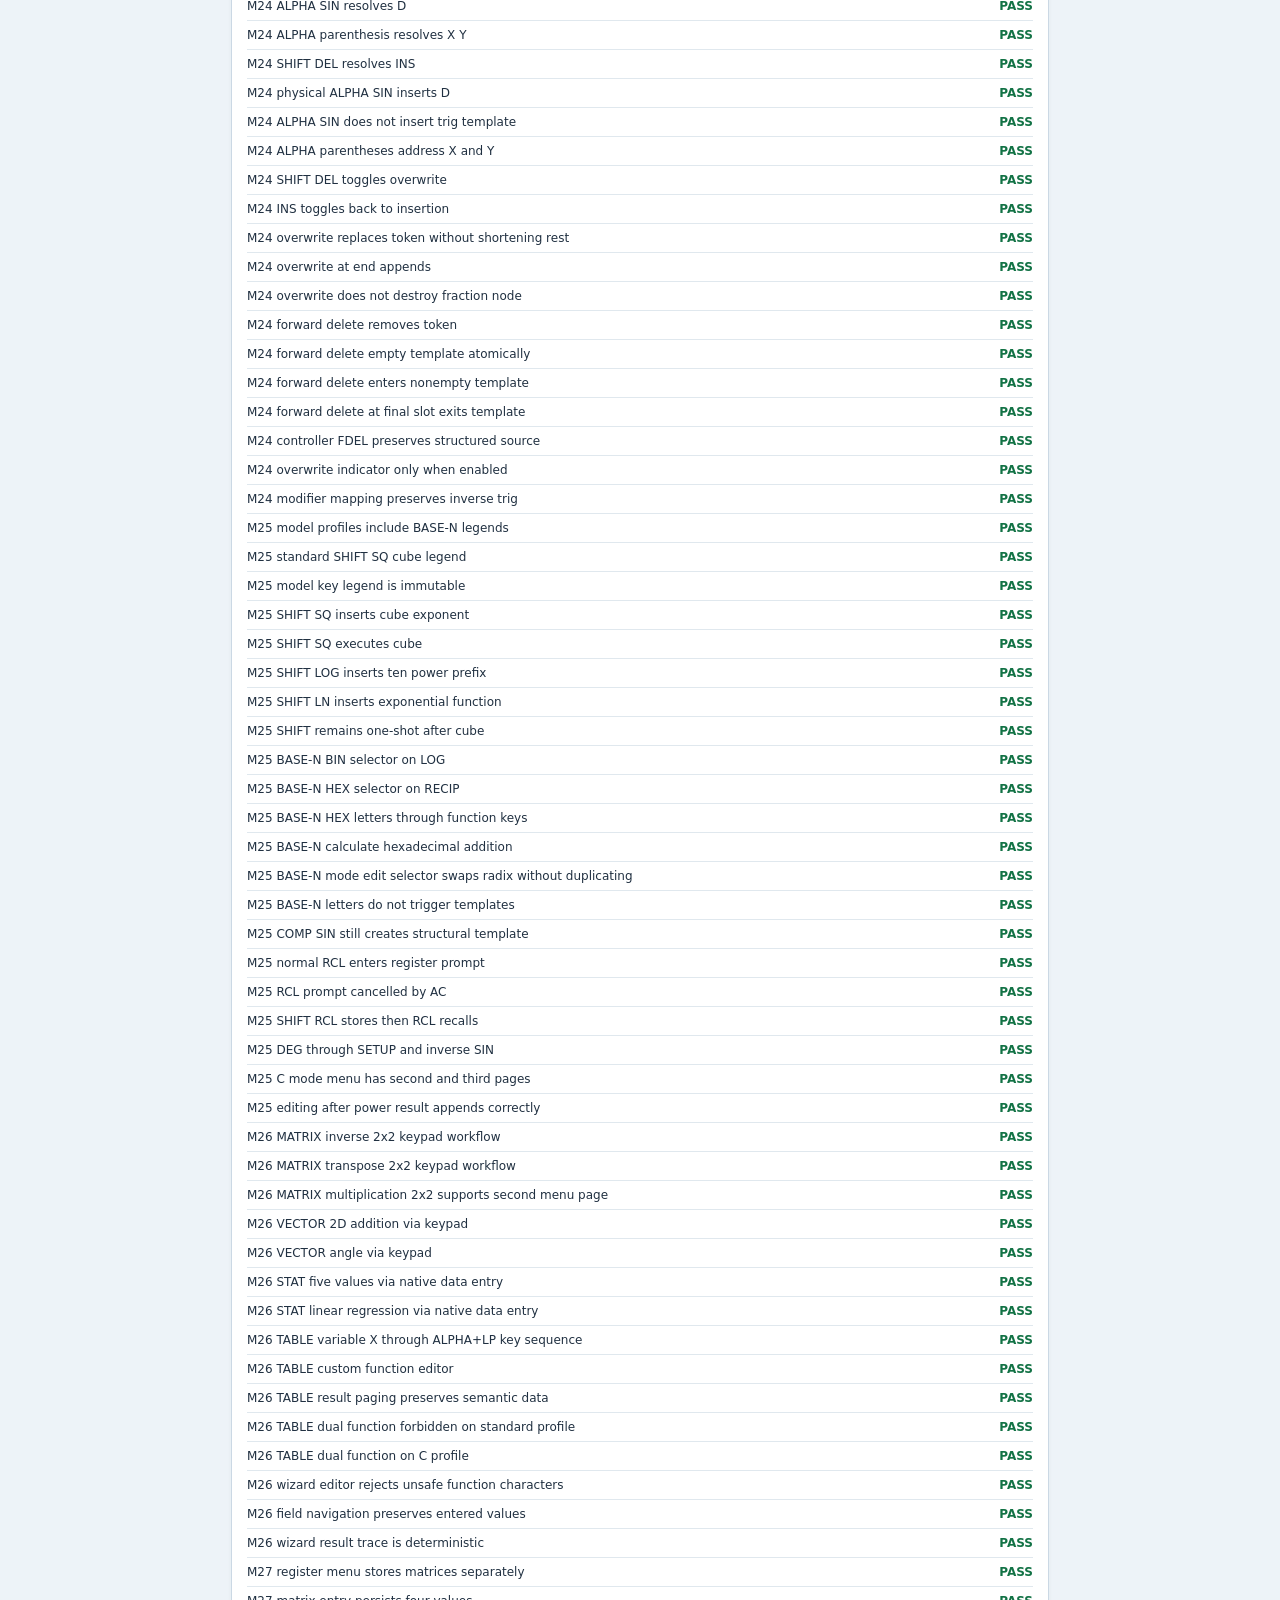
<file: tests/acceptance.html>
<!doctype html>
<html lang="en"><head><meta charset="utf-8"><meta name="viewport" content="width=device-width,initial-scale=1"><title>Milestone 30 Acceptance Tests</title><link rel="stylesheet" href="../styles.css"></head>
<body><header><h1>Milestone 30 — Acceptance Runner</h1><p>Internal implementation tests. For manual and physical-device reference comparisons, use <a href="reference.html">Reference Compatibility Laboratory</a>. For real browser DOM interaction checks, open <a href="browser-smoke.html">Browser Smoke QA</a>.</p></header><main style="display:block;max-width:850px"><section class="panel"><button id="run" class="button">Run all tests</button><a class="button secondary" href="../index.html">Return to simulator</a><div id="summary" class="stats"></div><div id="results"></div></section></main>
<script src="../src/natural-editor.js"></script>
<script src="../src/decimal15.js"></script>
<script src="../src/display.js"></script>
<script src="../src/kernel.js"></script><script src="../src/keymap.js"></script><script src="../src/state-machine.js"></script><script src="../src/numerical.js"></script>
<script src="../src/modes.js"></script><script src="../src/c-edition.js"></script><script src="../src/reference.js"></script>
<script src="../src/differential.js"></script><script src="../src/release-audit.js"></script><script src="../src/release-candidate.js"></script><script src="../src/device-validation.js"></script><script src="../src/session.js"></script><script src="../src/browser-evidence.js"></script><script src="cases.js"></script><script>
function run(){const r=FX991_TESTS.run();document.getElementById('summary').textContent=r.passed+' / '+r.total+' passed; '+r.failed+' failed';const box=document.getElementById('results');box.replaceChildren();r.details.forEach(t=>{const d=document.createElement('div');d.className='test';const label=document.createElement('span');label.textContent=t.name+(t.error?' — '+t.error:'');const status=document.createElement('span');status.className=t.pass?'pass':'fail';status.textContent=t.pass?'PASS':'FAIL';d.append(label,status);box.append(d)})}document.getElementById('run').onclick=run;run();
</script></body></html>
</file>
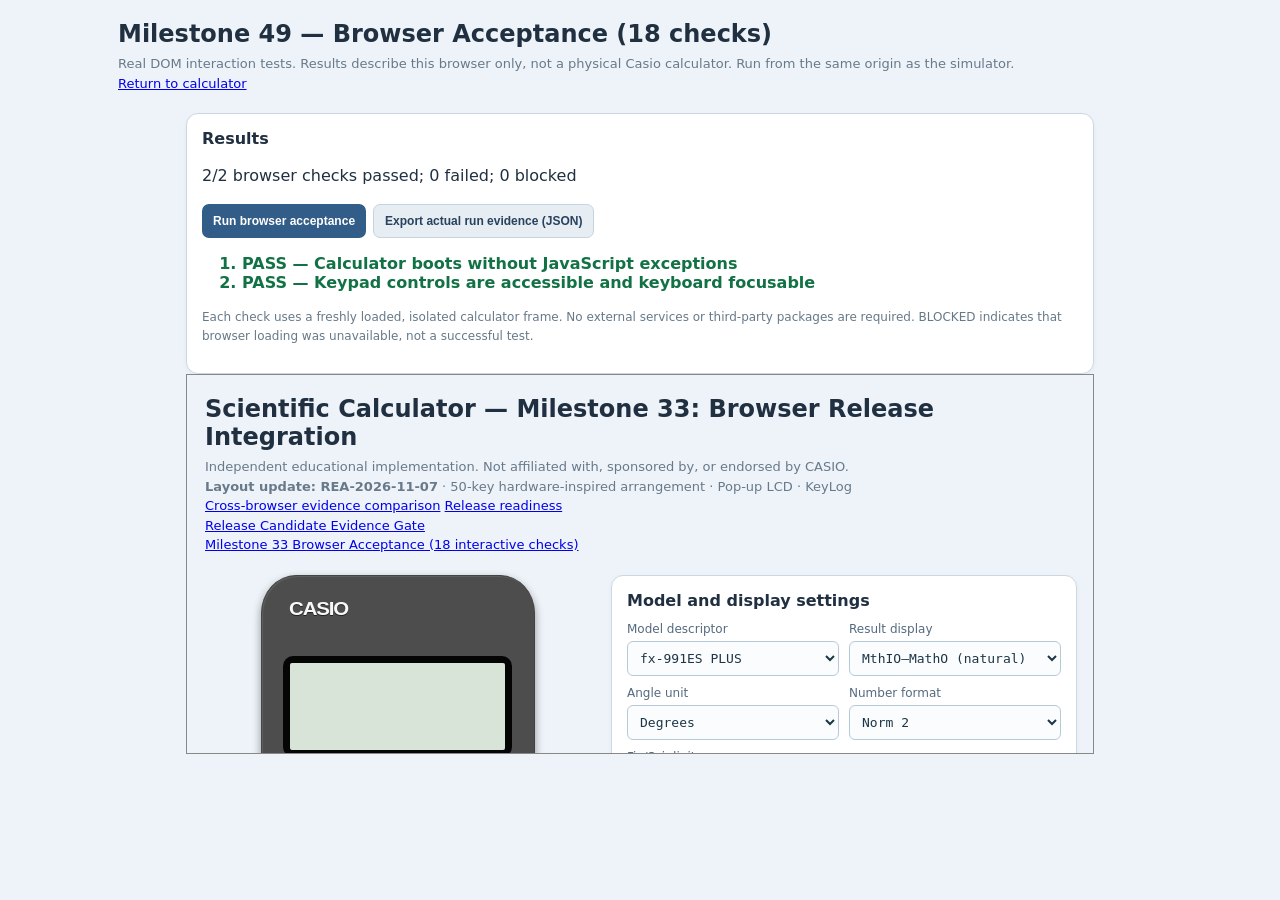
<file: tests/browser-acceptance.html>
<!doctype html>
<html lang="en"><head><meta charset="utf-8"><meta name="viewport" content="width=device-width, initial-scale=1"><title>Milestone 49 — Browser Acceptance (18 checks)</title><link rel="stylesheet" href="../styles.css"></head>
<body><header><h1>Milestone 49 — Browser Acceptance (18 checks)</h1><p>Real DOM interaction tests. Results describe this browser only, not a physical Casio calculator. Run from the same origin as the simulator.</p><p><a href="../index.html">Return to calculator</a></p></header>
<main style="display:block;max-width:940px"><section class="panel"><h2>Results</h2><p id="summary" role="status" aria-live="polite">Starting browser checks…</p><div class="actions"><button id="run" class="button" type="button">Run browser acceptance</button><button id="download" class="button secondary" type="button" disabled>Export actual run evidence (JSON)</button></div><ol id="results" aria-label="Individual browser assertions"></ol><p class="muted">Each check uses a freshly loaded, isolated calculator frame. No external services or third-party packages are required. BLOCKED indicates that browser loading was unavailable, not a successful test.</p></section><iframe id="fixture" title="Fresh calculator acceptance fixture" src="about:blank" sandbox="allow-scripts allow-same-origin" style="width:100%;height:380px;border:1px solid #888"></iframe></main>
<script src="browser-acceptance.js"></script></body></html>
</file>
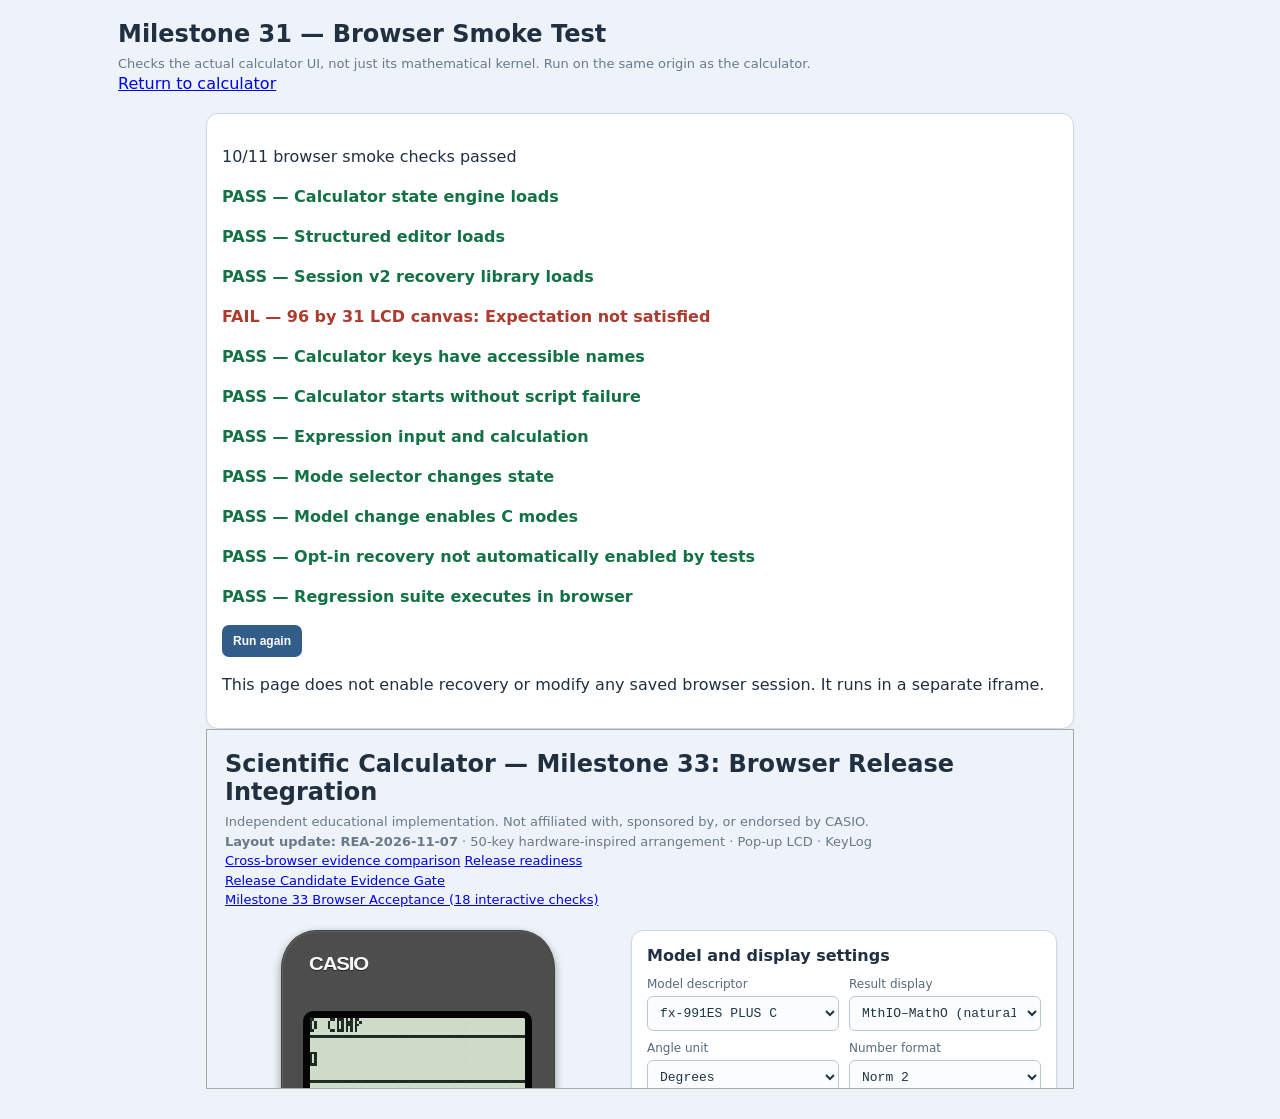
<file: tests/browser-smoke.html>
<!doctype html>
<html lang="en"><head><meta charset="utf-8"><meta name="viewport" content="width=device-width, initial-scale=1"><title>Milestone 31 — Browser Smoke Test</title><link rel="stylesheet" href="../styles.css"></head>
<body><header><h1>Milestone 31 — Browser Smoke Test</h1><p>Checks the actual calculator UI, not just its mathematical kernel. Run on the same origin as the calculator.</p><a href="../index.html">Return to calculator</a></header>
<main style="display:block;max-width:900px"><section class="panel"><p id="summary" role="status" aria-live="polite">Running browser checks…</p><div id="results"></div><button id="rerun" class="button" type="button">Run again</button><p>This page does not enable recovery or modify any saved browser session. It runs in a separate iframe.</p></section><iframe id="fixture" title="Isolated calculator user-interface test fixture" src="../index.html" style="width:100%;height:360px;border:1px solid #aaa" sandbox="allow-scripts allow-same-origin"></iframe></main>
<script src="browser-smoke.js"></script></body></html>
</file>
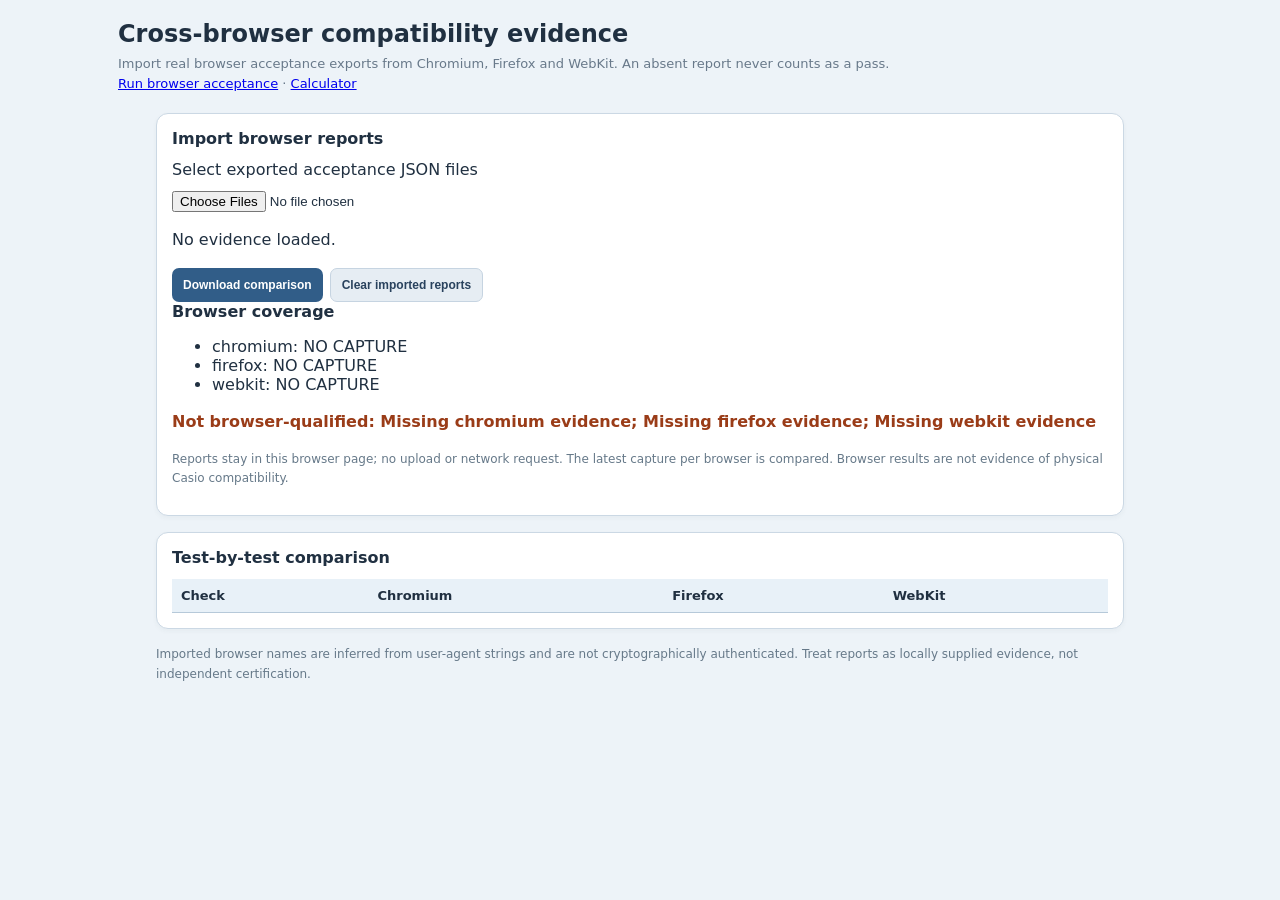
<file: tests/cross-browser.html>
<!doctype html>
<html lang="en"><head><meta charset="utf-8"><meta name="viewport" content="width=device-width, initial-scale=1"><title>Milestone 32 — Cross-browser evidence</title><link rel="stylesheet" href="../styles.css"></head>
<body><header><h1>Cross-browser compatibility evidence</h1><p>Import real browser acceptance exports from Chromium, Firefox and WebKit. An absent report never counts as a pass.</p><p><a href="browser-acceptance.html">Run browser acceptance</a> · <a href="../index.html">Calculator</a></p></header>
<main class="evidence-layout"><section class="panel"><h2>Import browser reports</h2><label for="files">Select exported acceptance JSON files</label><input id="files" type="file" accept=".json,application/json" multiple><p id="import-message" role="status" aria-live="polite">No evidence loaded.</p><div class="actions"><button id="export" type="button" class="button" disabled>Download comparison</button><button id="clear" type="button" class="button secondary">Clear imported reports</button></div><h2>Browser coverage</h2><ul id="coverage"></ul><p id="status" role="status" aria-live="polite"></p><p class="muted">Reports stay in this browser page; no upload or network request. The latest capture per browser is compared. Browser results are not evidence of physical Casio compatibility.</p></section>
<section class="panel"><h2>Test-by-test comparison</h2><div class="comparison-scroll"><table class="evidence-table"><thead><tr><th scope="col">Check</th><th scope="col">Chromium</th><th scope="col">Firefox</th><th scope="col">WebKit</th></tr></thead><tbody id="comparisons"></tbody></table></div></section><p class="muted">Imported browser names are inferred from user-agent strings and are not cryptographically authenticated. Treat reports as locally supplied evidence, not independent certification.</p></main>
<script src="../src/browser-evidence.js"></script><script src="cross-browser.js"></script></body></html>
</file>
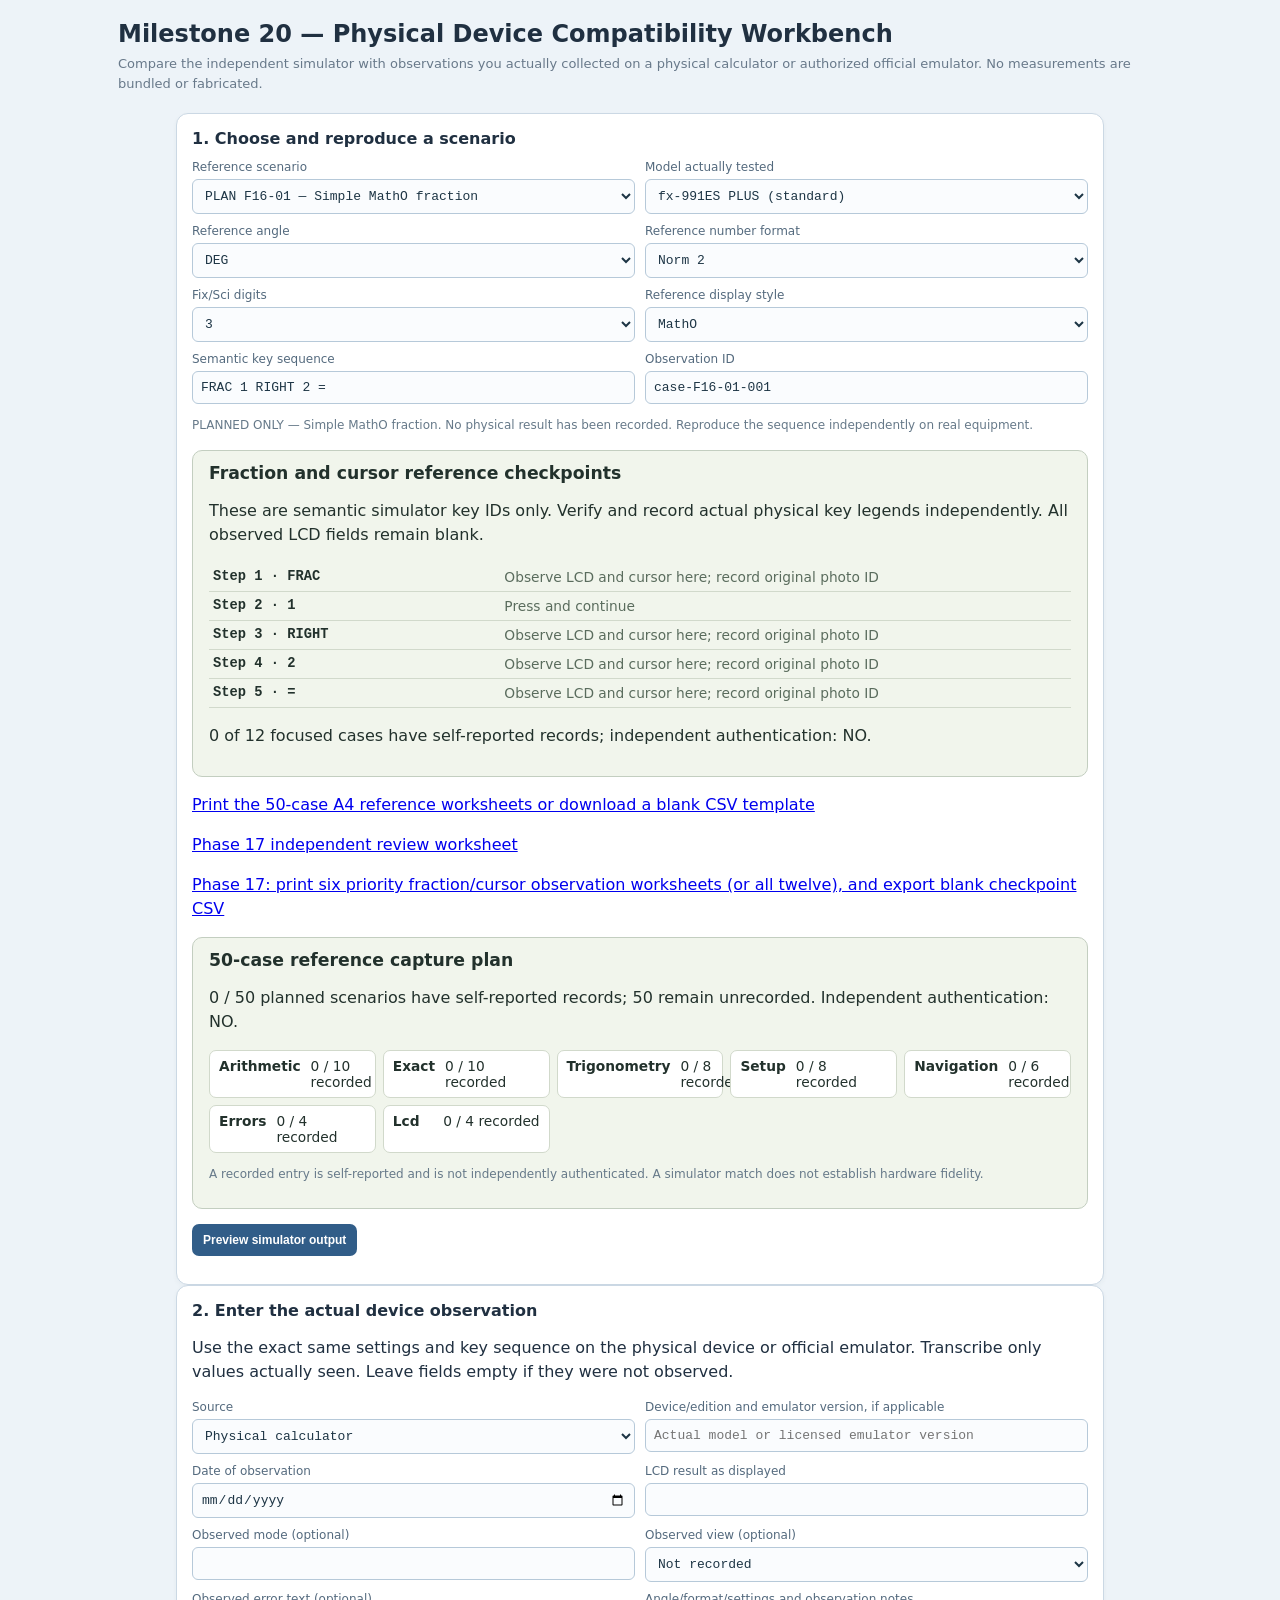
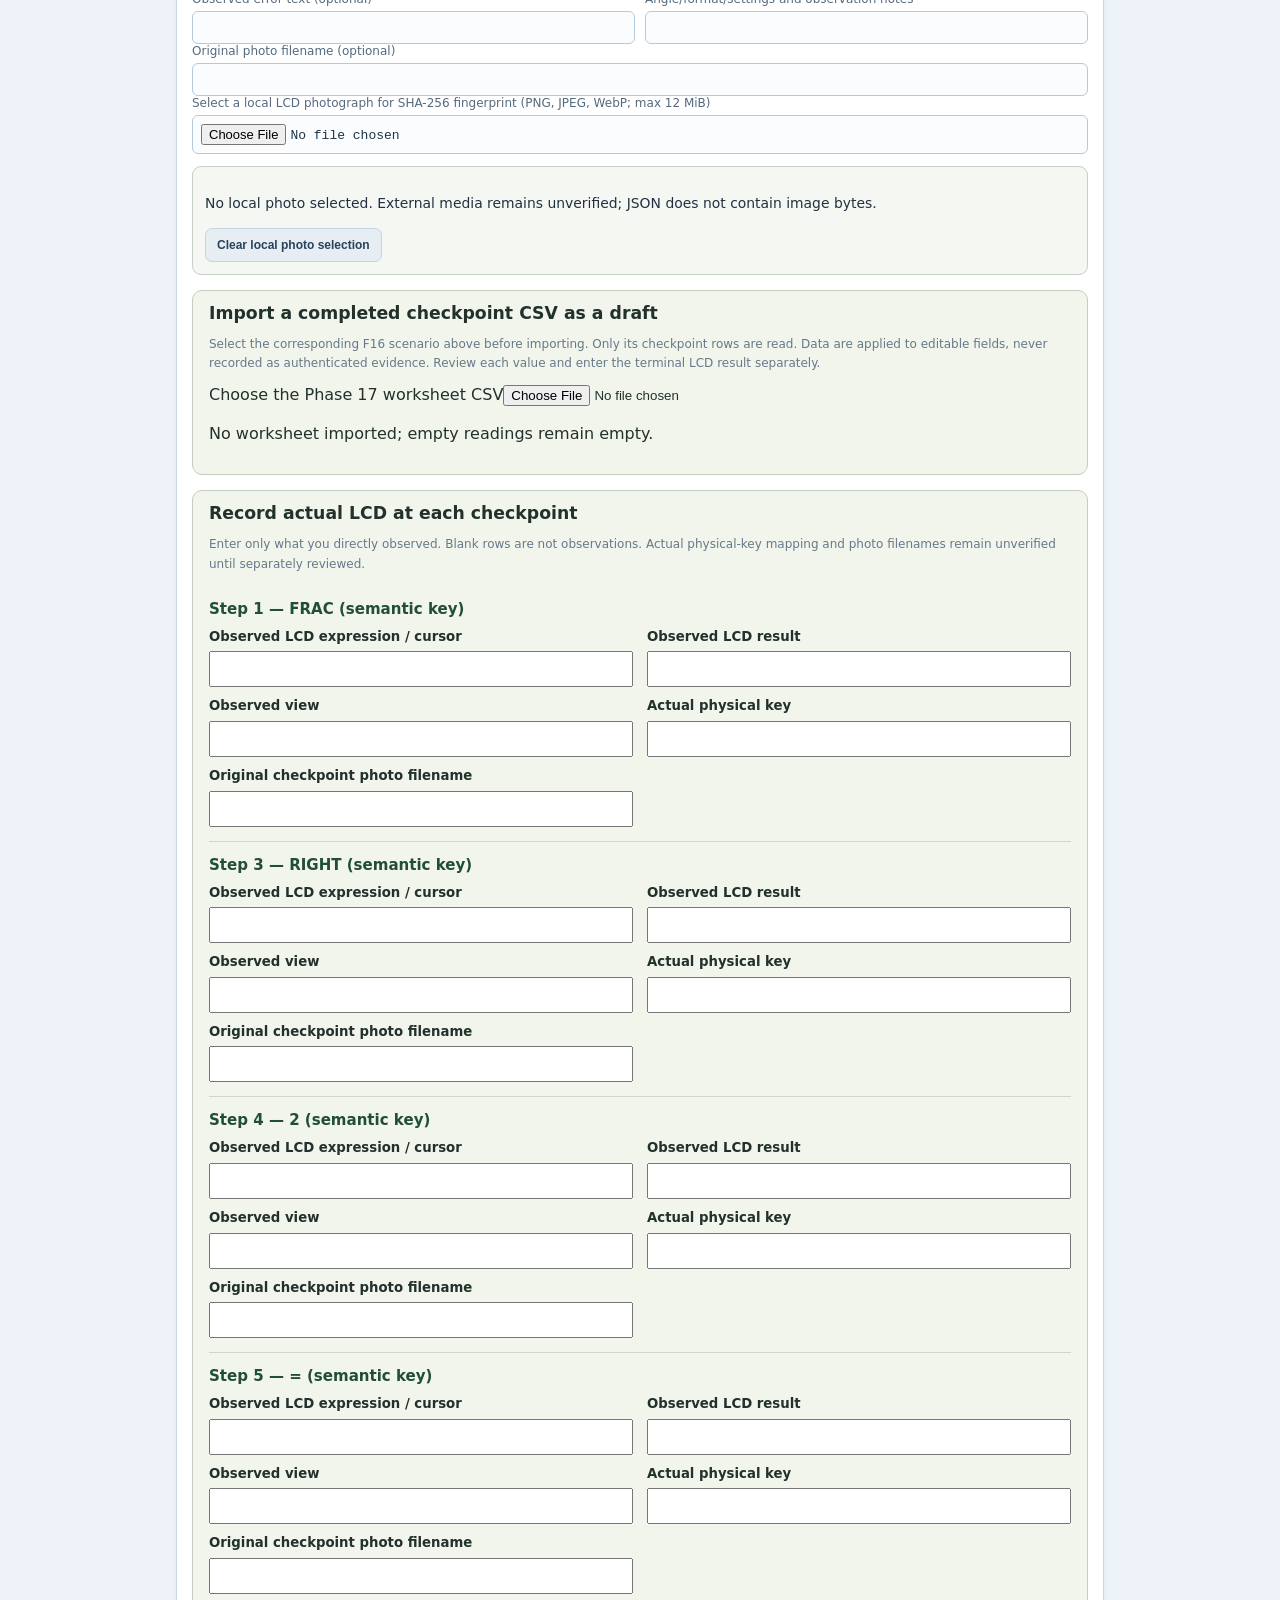
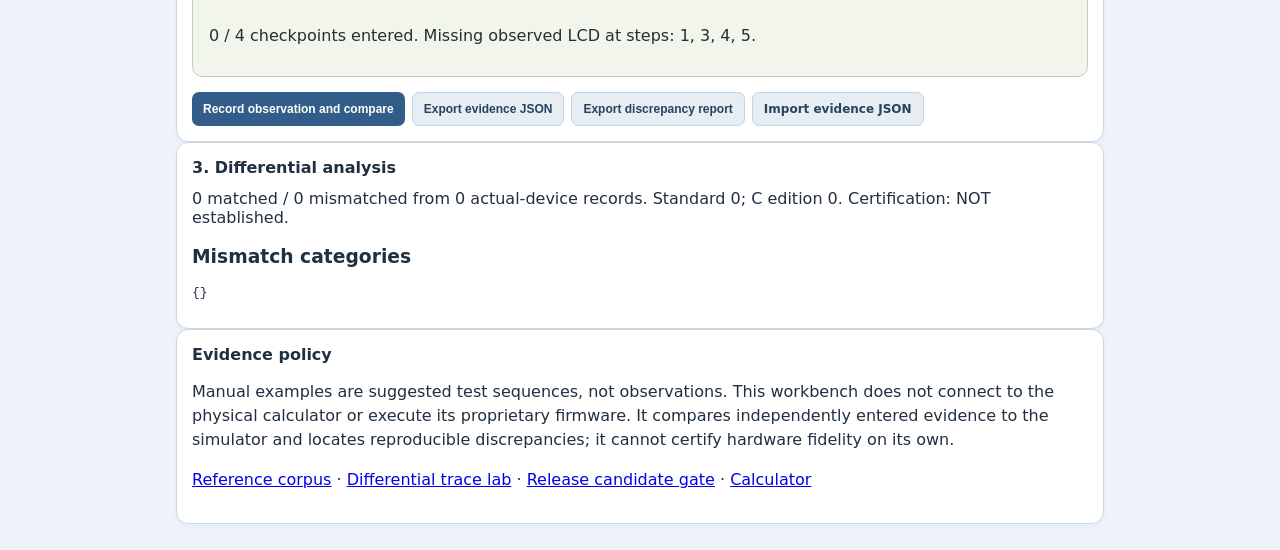
<file: tests/device.html>
<!doctype html>
<html lang="en"><head><meta charset="utf-8"><meta name="viewport" content="width=device-width,initial-scale=1"><meta http-equiv="Content-Security-Policy" content="default-src 'none'; script-src 'self'; style-src 'self'; img-src 'self' data: blob:; connect-src 'none'; object-src 'none'; base-uri 'none'; form-action 'none'"><title>Milestone 20 — Device Compatibility Workbench</title><link rel="stylesheet" href="../styles.css"></head>
<body><header><h1>Milestone 20 — Physical Device Compatibility Workbench</h1><p>Compare the independent simulator with observations you actually collected on a physical calculator or authorized official emulator. No measurements are bundled or fabricated.</p></header>
<main class="device-workbench-main"><section class="panel"><h2>1. Choose and reproduce a scenario</h2><div class="grid2"><div class="field"><label for="scenario">Reference scenario</label><select id="scenario"></select></div><div class="field"><label for="model">Model actually tested</label><select id="model"><option value="standard">fx-991ES PLUS (standard)</option><option value="c">fx-991ES PLUS C 2nd edition</option></select></div><div class="field"><label for="angle">Reference angle</label><select id="angle"><option value="DEG">DEG</option><option value="RAD">RAD</option><option value="GRAD">GRAD</option></select></div>
<div class="field"><label for="number-format">Reference number format</label><select id="number-format"><option value="Norm2">Norm 2</option><option value="Norm1">Norm 1</option><option value="Fix">Fix</option><option value="Sci">Sci</option></select></div>
<div class="field"><label for="digits">Fix/Sci digits</label><select id="digits"><option>0</option><option>1</option><option>2</option><option selected>3</option><option>4</option><option>5</option><option>6</option><option>7</option><option>8</option><option>9</option></select></div>
<div class="field"><label for="display-style">Reference display style</label><select id="display-style"><option value="MathO">MathO</option><option value="LineO">LineO</option><option value="LineIO">LineIO</option></select></div><div class="field"><label for="keys">Semantic key sequence</label><input id="keys" spellcheck="false"></div><div class="field"><label for="case-id">Observation ID</label><input id="case-id" value="observed-001"></div></div><p id="manual" class="muted"></p><section id="fraction-capture-guide" class="device-plan-coverage" hidden aria-label="Focused fraction capture checkpoints"><h3>Fraction and cursor reference checkpoints</h3><p>These are semantic simulator key IDs only. Verify and record actual physical key legends independently. All observed LCD fields remain blank.</p><div id="fraction-checkpoint-list"></div><p id="fraction-coverage" role="status">0 of 12 focused cases recorded. No hardware authenticity established.</p></section><p><a href="reference-field-sheet.html">Print the 50-case A4 reference worksheets or download a blank CSV template</a></p><p><a href="phase17-review.html">Phase 17 independent review worksheet</a></p><p><a href="phase17-field-pack.html">Phase 17: print six priority fraction/cursor observation worksheets (or all twelve), and export blank checkpoint CSV</a></p><section class="device-plan-coverage" aria-label="Reference capture plan progress"><h3>50-case reference capture plan</h3><p id="plan-summary" role="status" aria-live="polite">No recorded device observations yet.</p><div id="plan-categories" class="device-category-grid"></div><p class="muted">A recorded entry is self-reported and is not independently authenticated. A simulator match does not establish hardware fidelity.</p></section><button class="button" id="simulate">Preview simulator output</button><pre id="preview" class="device-prewrap" aria-live="polite"></pre></section>
<section class="panel"><h2>2. Enter the actual device observation</h2><p>Use the exact same settings and key sequence on the physical device or official emulator. Transcribe only values actually seen. Leave fields empty if they were not observed.</p><div class="grid2"><div class="field"><label for="kind">Source</label><select id="kind"><option value="physical">Physical calculator</option><option value="official-emulator">Official emulator</option></select></div><div class="field"><label for="device">Device/edition and emulator version, if applicable</label><input id="device" placeholder="Actual model or licensed emulator version"></div><div class="field"><label for="date">Date of observation</label><input type="date" id="date"></div><div class="field"><label for="result">LCD result as displayed</label><input id="result" autocomplete="off"></div><div class="field"><label for="mode">Observed mode (optional)</label><input id="mode"></div><div class="field"><label for="view">Observed view (optional)</label><select id="view"><option value="">Not recorded</option><option value="edit">Edit</option><option value="result">Result</option><option value="error">Error</option><option value="mode">Mode menu</option><option value="setup">Setup menu</option></select></div><div class="field"><label for="error">Observed error text (optional)</label><input id="error"></div><div class="field"><label for="notes">Angle/format/settings and observation notes</label><input id="notes"></div></div><div class="field"><label for="photo-ref">Original photo filename (optional)</label><input id="photo-ref"></div>
<div class="field"><label for="photo-file">Select a local LCD photograph for SHA-256 fingerprint (PNG, JPEG, WebP; max 12 MiB)</label><input id="photo-file" type="file" accept="image/png,image/jpeg,image/webp"></div>
<div class="device-photo-panel">
    <p id="photo-status" role="status" aria-live="polite">No photograph selected. Images are never uploaded or included in observation JSON. File hashes do not authenticate source or content.</p>
    <img id="photo-preview" class="device-photo-preview" alt="Local unverified reference photo preview" hidden>
    <button id="photo-clear" type="button" class="button secondary">Clear local photo selection</button>
</div><section id="worksheet-import-panel" class="device-plan-coverage" hidden aria-label="Import worksheet transcription"><h3>Import a completed checkpoint CSV as a draft</h3><p class="muted">Select the corresponding F16 scenario above before importing. Only its checkpoint rows are read. Data are applied to editable fields, never recorded as authenticated evidence. Review each value and enter the terminal LCD result separately.</p><label for="worksheet-file">Choose the Phase 17 worksheet CSV</label><input id="worksheet-file" type="file" accept=".csv,text/csv"><p id="worksheet-status" role="status" aria-live="polite"></p></section><section id="focused-checkpoint-entry" class="device-plan-coverage" hidden aria-label="Observed checkpoint entry"><h3>Record actual LCD at each checkpoint</h3><p class="muted">Enter only what you directly observed. Blank rows are not observations. Actual physical-key mapping and photo filenames remain unverified until separately reviewed.</p><div id="checkpoint-entry-rows"></div><p id="checkpoint-entry-progress" role="status" aria-live="polite">No checkpoint observations entered.</p></section><div class="field" id="raw-checkpoints-field"><label for="checkpoints">Intermediate observed states (optional JSON array)</label><textarea id="checkpoints" rows="4" placeholder='[{"step":2,"observed":{"view":"setup"}}]'></textarea><p class="muted">Step 1 is the first key. Enter observed states only; do not copy the simulator preview.</p></div><div class="actions"><button class="button" id="record">Record observation and compare</button><button class="button secondary" id="export">Export evidence JSON</button><button class="button secondary" id="export-discrepancies">Export discrepancy report</button><label class="button secondary" for="import">Import evidence JSON</label><input id="import" type="file" accept=".json,application/json" hidden></div><div id="feedback" role="status" aria-live="polite"></div></section>
<section class="panel"><h2>3. Differential analysis</h2><div id="summary" role="status" aria-live="polite">No observed device comparisons recorded.</div><div id="results"></div><h3>Mismatch categories</h3><pre id="categories" class="device-prewrap"></pre></section>
<section class="panel"><h2>Evidence policy</h2><p>Manual examples are suggested test sequences, not observations. This workbench does not connect to the physical calculator or execute its proprietary firmware. It compares independently entered evidence to the simulator and locates reproducible discrepancies; it cannot certify hardware fidelity on its own.</p><p><a href="reference.html">Reference corpus</a> · <a href="differential.html">Differential trace lab</a> · <a href="rc.html">Release candidate gate</a> · <a href="../index.html">Calculator</a></p></section></main>
<script src="../src/natural-editor.js"></script><script src="../src/decimal15.js"></script><script src="../src/display.js"></script><script src="../src/kernel.js"></script><script src="../src/keymap.js"></script><script src="../src/state-machine.js"></script><script src="../src/numerical.js"></script><script src="../src/modes.js"></script><script src="../src/c-edition.js"></script><script src="../src/reference.js"></script><script src="../src/differential.js"></script><script src="../src/fraction-validation.js"></script><script src="../src/reference-plan.js"></script><script src="../src/evidence-media.js"></script><script src="../src/device-validation.js"></script><script src="../src/phase17-capture.js"></script><script src="device-page.js"></script></body></html>
</file>
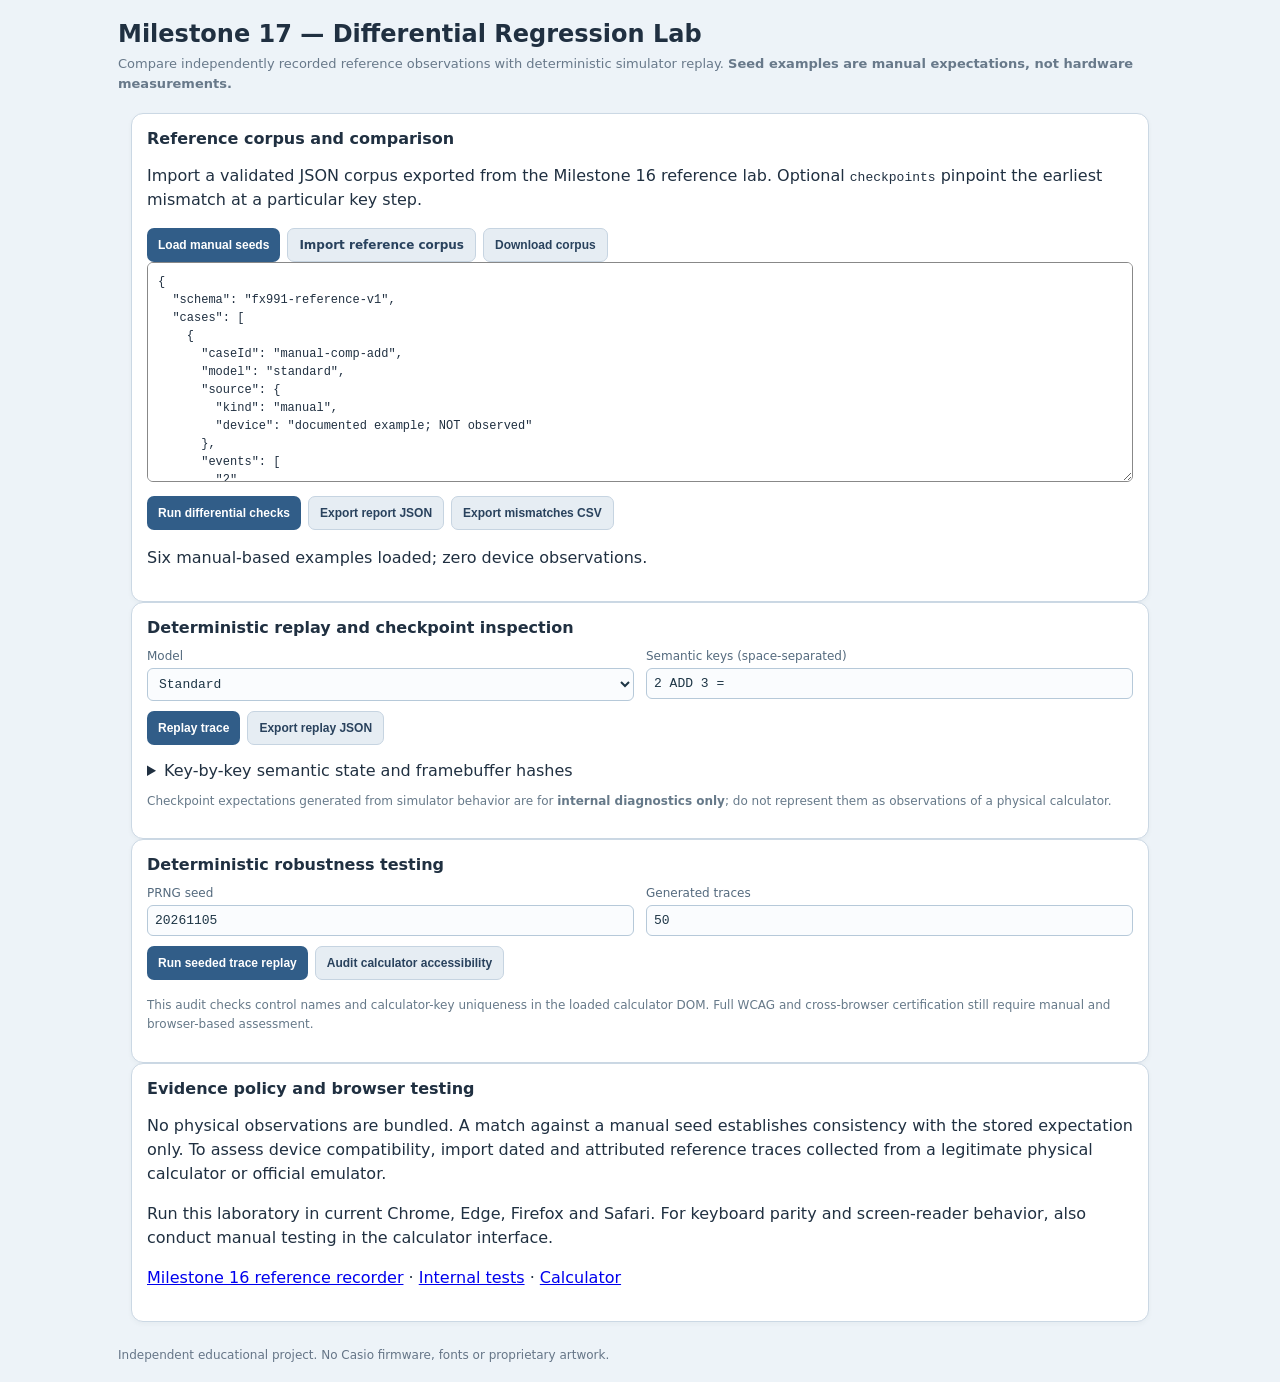
<file: tests/differential.html>
<!doctype html><html lang="en"><head><meta charset="utf-8"><meta name="viewport" content="width=device-width,initial-scale=1"><title>Milestone 17 — Differential Regression Laboratory</title><link rel="stylesheet" href="../styles.css"><style>
.dgrid{display:grid;grid-template-columns:repeat(2,minmax(0,1fr));gap:12px}.dgrid>div{min-width:0}textarea{width:100%;min-height:220px;padding:10px;background:var(--panel,#fff);color:inherit;border:1px solid #888;border-radius:6px;font:12px/1.5 monospace} .status-ok{color:#18794e}.status-bad{color:#b83130} .case{border:1px solid #8886;border-radius:8px;padding:10px;margin:8px 0}.case pre{white-space:pre-wrap;overflow-wrap:anywhere;font:12px/1.45 monospace} .dgrid input,.dgrid select{width:100%;padding:7px} button{cursor:pointer}@media(max-width:720px){.dgrid{grid-template-columns:1fr}}
</style></head><body><header><h1>Milestone 17 — Differential Regression Lab</h1><p>Compare independently recorded reference observations with deterministic simulator replay. <strong>Seed examples are manual expectations, not hardware measurements.</strong></p></header>
<main style="display:block;max-width:1050px">
<section class="panel"><h2>Reference corpus and comparison</h2><p>Import a validated JSON corpus exported from the Milestone 16 reference lab. Optional <code>checkpoints</code> pinpoint the earliest mismatch at a particular key step.</p><div class="actions"><button class="button" id="seeds">Load manual seeds</button><label class="button secondary" for="upload">Import reference corpus</label><input type="file" id="upload" accept=".json,application/json" hidden><button class="button secondary" id="savecorpus">Download corpus</button></div><textarea id="corpus" aria-label="Reference corpus JSON" spellcheck="false"></textarea><div class="actions"><button class="button" id="compare">Run differential checks</button><button class="button secondary" id="json">Export report JSON</button><button class="button secondary" id="csv">Export mismatches CSV</button></div><p id="summary" role="status" aria-live="polite"></p><div id="cases"></div></section>
<section class="panel"><h2>Deterministic replay and checkpoint inspection</h2><div class="dgrid"><div class="field"><label for="model">Model</label><select id="model"><option value="standard">Standard</option><option value="c">C edition</option></select></div><div class="field"><label for="events">Semantic keys (space-separated)</label><input id="events" value="2 ADD 3 =" spellcheck="false"></div></div><div class="actions"><button class="button" id="replay">Replay trace</button><button class="button secondary" id="downloadtrace">Export replay JSON</button></div><p id="replay-summary" role="status" aria-live="polite"></p><details><summary>Key-by-key semantic state and framebuffer hashes</summary><pre id="trace" style="white-space:pre-wrap;overflow-wrap:anywhere;font-size:11px"></pre></details><p class="muted">Checkpoint expectations generated from simulator behavior are for <strong>internal diagnostics only</strong>; do not represent them as observations of a physical calculator.</p></section>
<section class="panel"><h2>Deterministic robustness testing</h2><div class="dgrid"><div class="field"><label for="seed">PRNG seed</label><input type="number" id="seed" value="20261105" min="0" max="4294967295"></div><div class="field"><label for="count">Generated traces</label><input type="number" id="count" value="50" min="0" max="250"></div></div><div class="actions"><button class="button" id="fuzz">Run seeded trace replay</button><button class="button secondary" id="audit">Audit calculator accessibility</button></div><p id="fuzz-result" role="status" aria-live="polite"></p><p id="accessibility-result" role="status" aria-live="polite"></p><p class="muted">This audit checks control names and calculator-key uniqueness in the loaded calculator DOM. Full WCAG and cross-browser certification still require manual and browser-based assessment.</p></section>
<section class="panel"><h2>Evidence policy and browser testing</h2><p>No physical observations are bundled. A match against a manual seed establishes consistency with the stored expectation only. To assess device compatibility, import dated and attributed reference traces collected from a legitimate physical calculator or official emulator.</p><p>Run this laboratory in current Chrome, Edge, Firefox and Safari. For keyboard parity and screen-reader behavior, also conduct manual testing in the calculator interface.</p><p><a href="reference.html">Milestone 16 reference recorder</a> · <a href="acceptance.html">Internal tests</a> · <a href="../index.html">Calculator</a></p></section>
</main><footer>Independent educational project. No Casio firmware, fonts or proprietary artwork.</footer>
<script src="../src/natural-editor.js"></script><script src="../src/decimal15.js"></script><script src="../src/display.js"></script><script src="../src/kernel.js"></script><script src="../src/keymap.js"></script><script src="../src/state-machine.js"></script><script src="../src/numerical.js"></script><script src="../src/modes.js"></script><script src="../src/c-edition.js"></script><script src="../src/reference.js"></script><script src="../src/differential.js"></script>
<script>
(function(){'use strict';const D=window.FX991_DIFFERENTIAL,R=window.FX991_REFERENCE,$=id=>document.getElementById(id);let result=null,lastTrace=null;const save=(name,data,type='application/json')=>{let b=new Blob([data],{type}),u=URL.createObjectURL(b),a=document.createElement('a');a.href=u;a.download=name;a.click();setTimeout(()=>URL.revokeObjectURL(u),1500)};
$('seeds').onclick=()=>{$('corpus').value=JSON.stringify(R.SEEDED,null,2);$('summary').textContent='Six manual-based examples loaded; zero device observations.';$('cases').replaceChildren();result=null};
$('upload').onchange=async e=>{try{let text=await e.target.files[0].text(),r=R.importCorpus(text);r.cases.forEach(D.validateExtended);$('corpus').value=JSON.stringify(r,null,2);$('summary').textContent=r.cases.length+' validated cases imported.'}catch(err){$('summary').textContent=err.message}e.target.value=''};
$('savecorpus').onclick=()=>{try{let c=R.importCorpus($('corpus').value);save('fx991-reference-corpus.json',JSON.stringify(c,null,2))}catch(e){$('summary').textContent=e.message}};
$('compare').onclick=()=>{try{result=D.compareCorpus($('corpus').value);const c=result.counts;$('summary').textContent=c.passed+'/'+c.total+' matched; '+c.failed+' failed; '+c.observed+' observed-device cases, '+c.observedPassed+' observed matches.';$('cases').replaceChildren();result.results.forEach(r=>{let item=document.createElement('div');item.className='case';let title=document.createElement('strong');title.className=r.passed?'status-ok':'status-bad';title.textContent=(r.passed?'MATCH ':'MISMATCH ')+r.caseId+' ('+r.sourceKind+')';item.append(title);if(r.firstDivergence){let p=document.createElement('p');p.textContent='First detected divergence: step '+r.firstDivergence.step+' ('+r.firstDivergence.key+'), '+r.firstDivergence.scope;item.append(p);let pre=document.createElement('pre');pre.textContent=JSON.stringify(r.firstDivergence.failures,null,2);item.append(pre)}if(r.error){let p=document.createElement('pre');p.textContent=r.error;item.append(p)}let details=document.createElement('details');let summary=document.createElement('summary');summary.textContent='Inspect full key trace';details.append(summary);let pre=document.createElement('pre');pre.textContent=JSON.stringify(r.trace||[],null,2);details.append(pre);item.append(details);$('cases').append(item)})}catch(e){result=null;$('summary').textContent=e.message}};
$('json').onclick=()=>{if(result)save('fx991-differential-results.json',JSON.stringify(result,null,2));else $('summary').textContent='Run a comparison first.'};$('csv').onclick=()=>{if(result)save('fx991-differential-mismatches.csv',D.toCSV(result),'text/csv');else $('summary').textContent='Run a comparison first.'};
$('replay').onclick=()=>{try{let keys=$('events').value.trim().split(/\s+/).filter(Boolean);lastTrace=D.replay($('model').value,keys);$('trace').textContent=JSON.stringify(lastTrace,null,2);$('replay-summary').textContent=keys.length+' key events replayed. Trace hash: '+D.hash(lastTrace.states)+'; final result: '+lastTrace.final.result}catch(e){lastTrace=null;$('replay-summary').textContent=e.message}};
$('downloadtrace').onclick=()=>{if(lastTrace)save('fx991-key-replay.json',JSON.stringify(lastTrace,null,2));else $('replay-summary').textContent='Replay a sequence first.'};
$('fuzz').onclick=()=>{try{let out=D.seededFuzz({seed:Number($('seed').value),count:Number($('count').value),model:$('model').value});$('fuzz-result').textContent=out.passed+'/'+out.count+' deterministic replays consistent; '+out.issues.length+' exceptions or divergences. Seed: '+out.seed+'.';}catch(e){$('fuzz-result').textContent=e.message}};
$('audit').onclick=()=>{let r=D.auditAccessibility(document);$('accessibility-result').textContent='Current laboratory document: '+r.controls+' controls, '+r.issues.length+' issues. For the calculator keypad audit, open the calculator page and use its built-in accessibility audit.'};
$('seeds').click();
})();
</script></body></html>
</file>
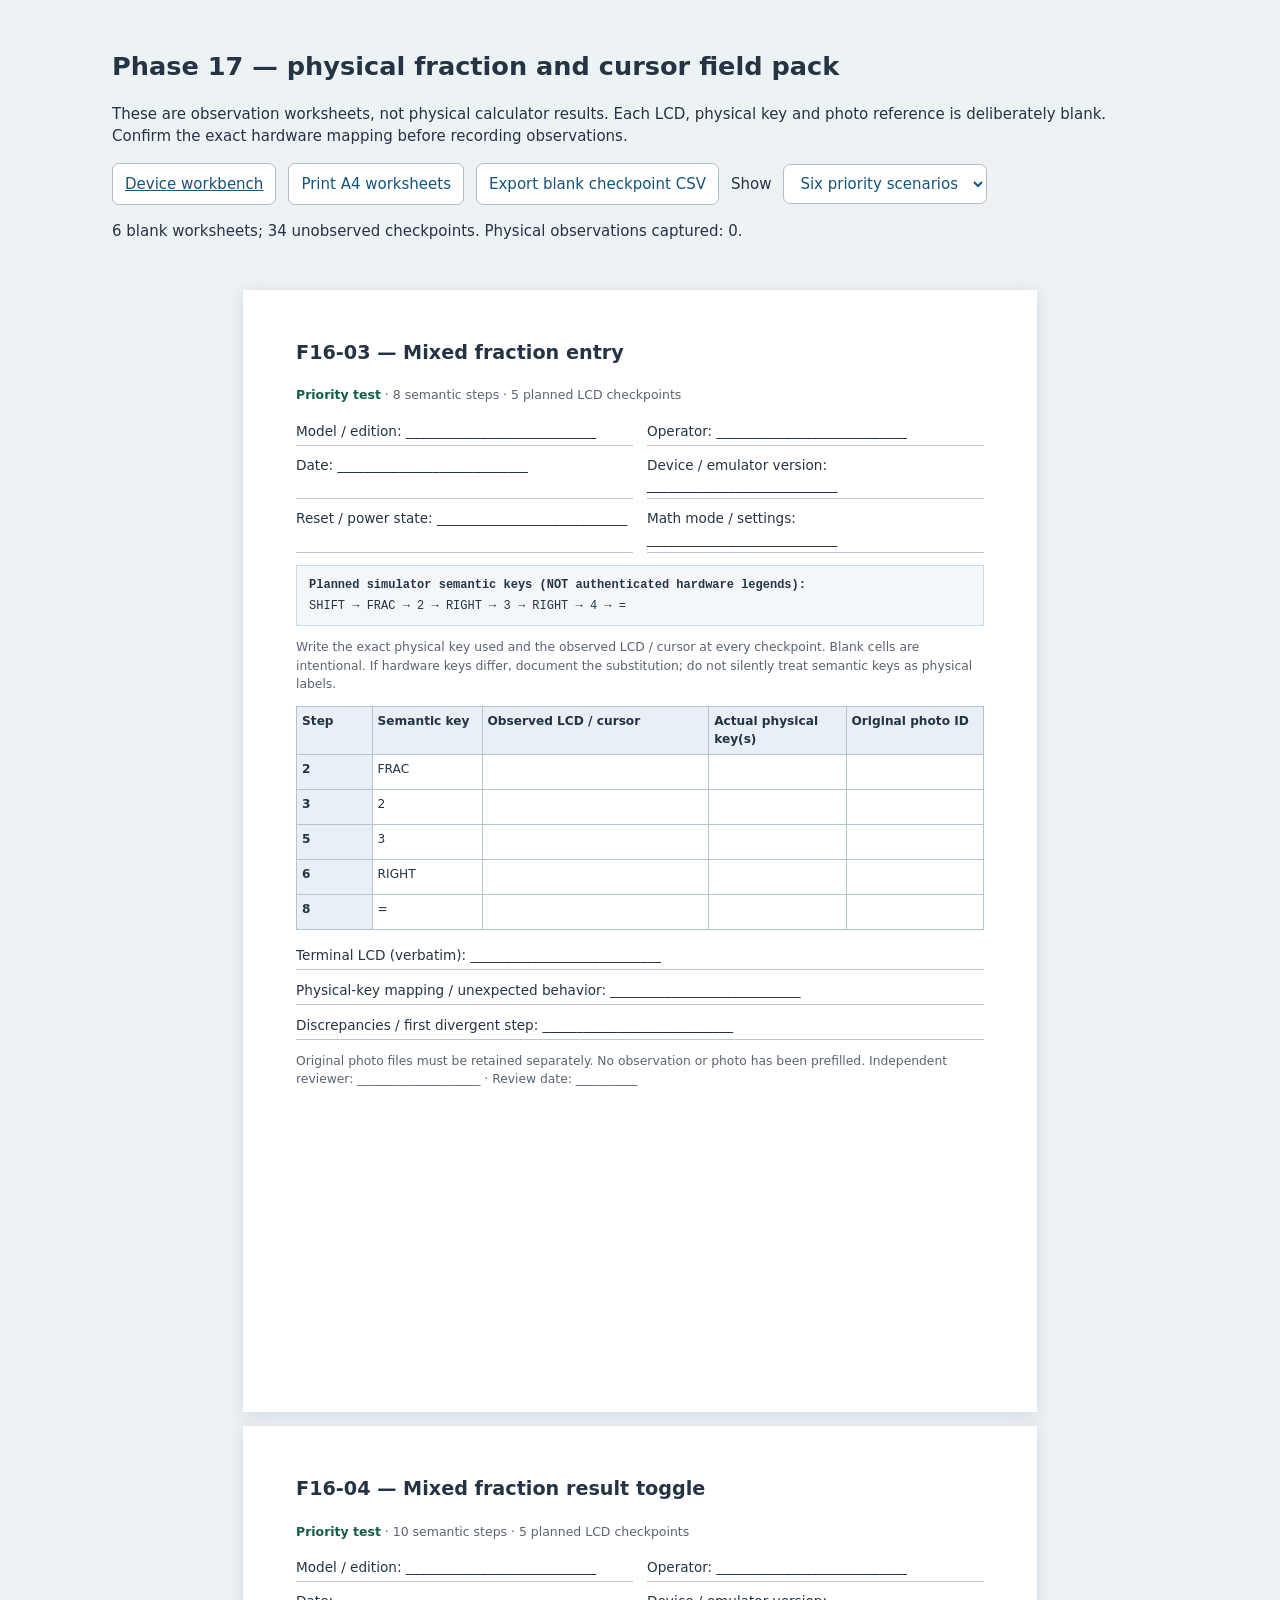
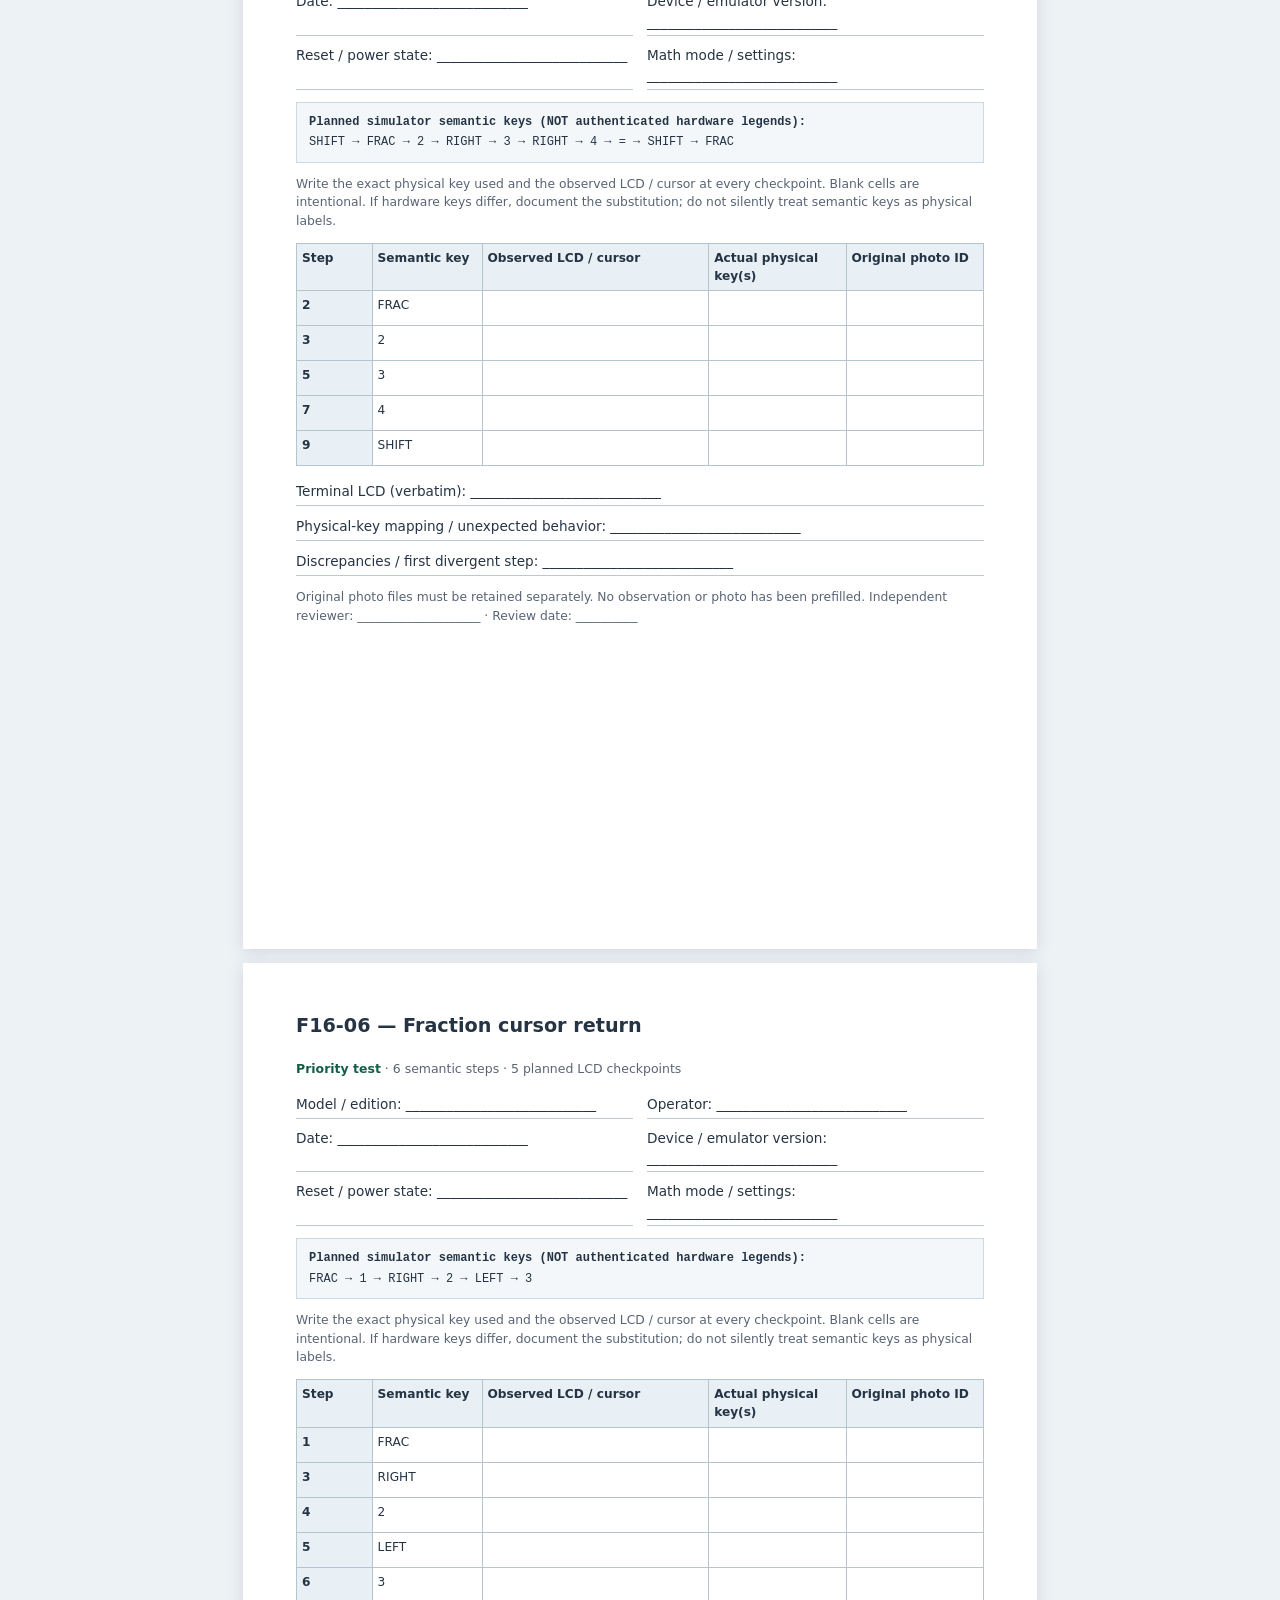
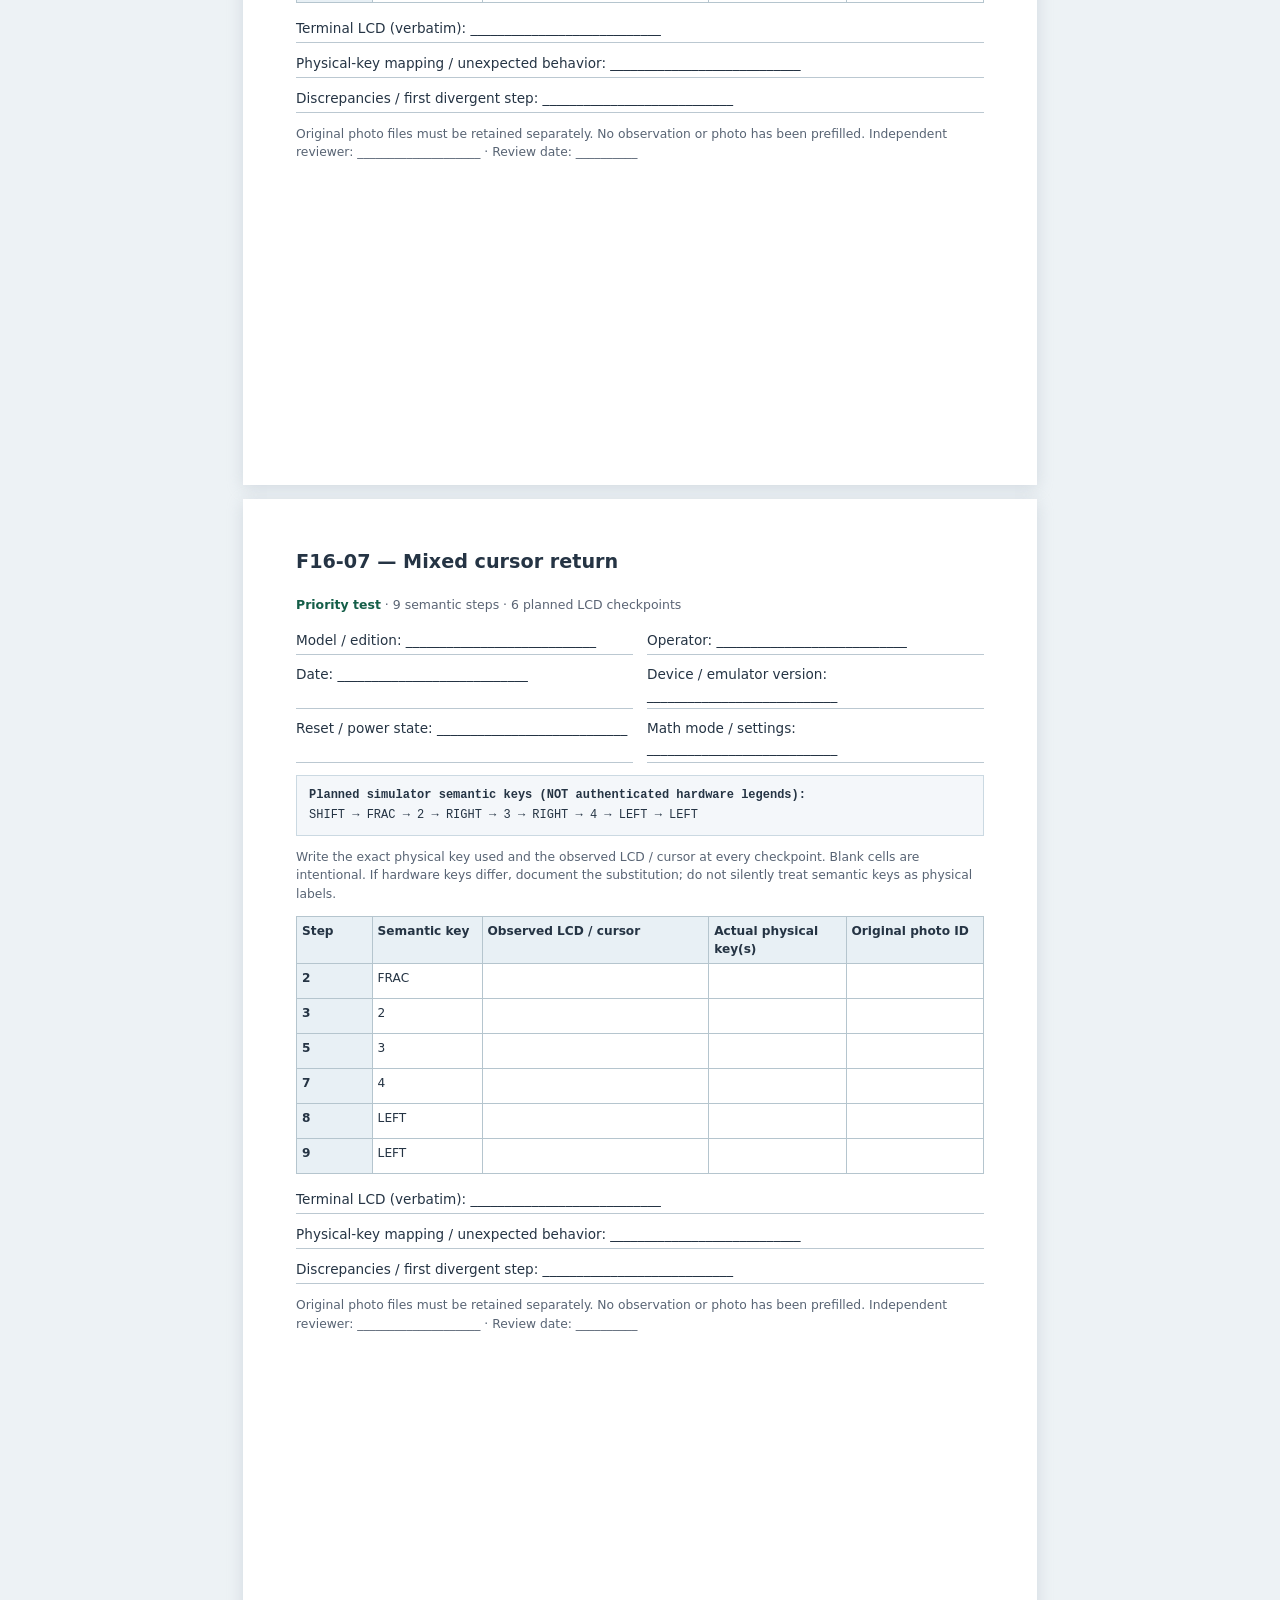
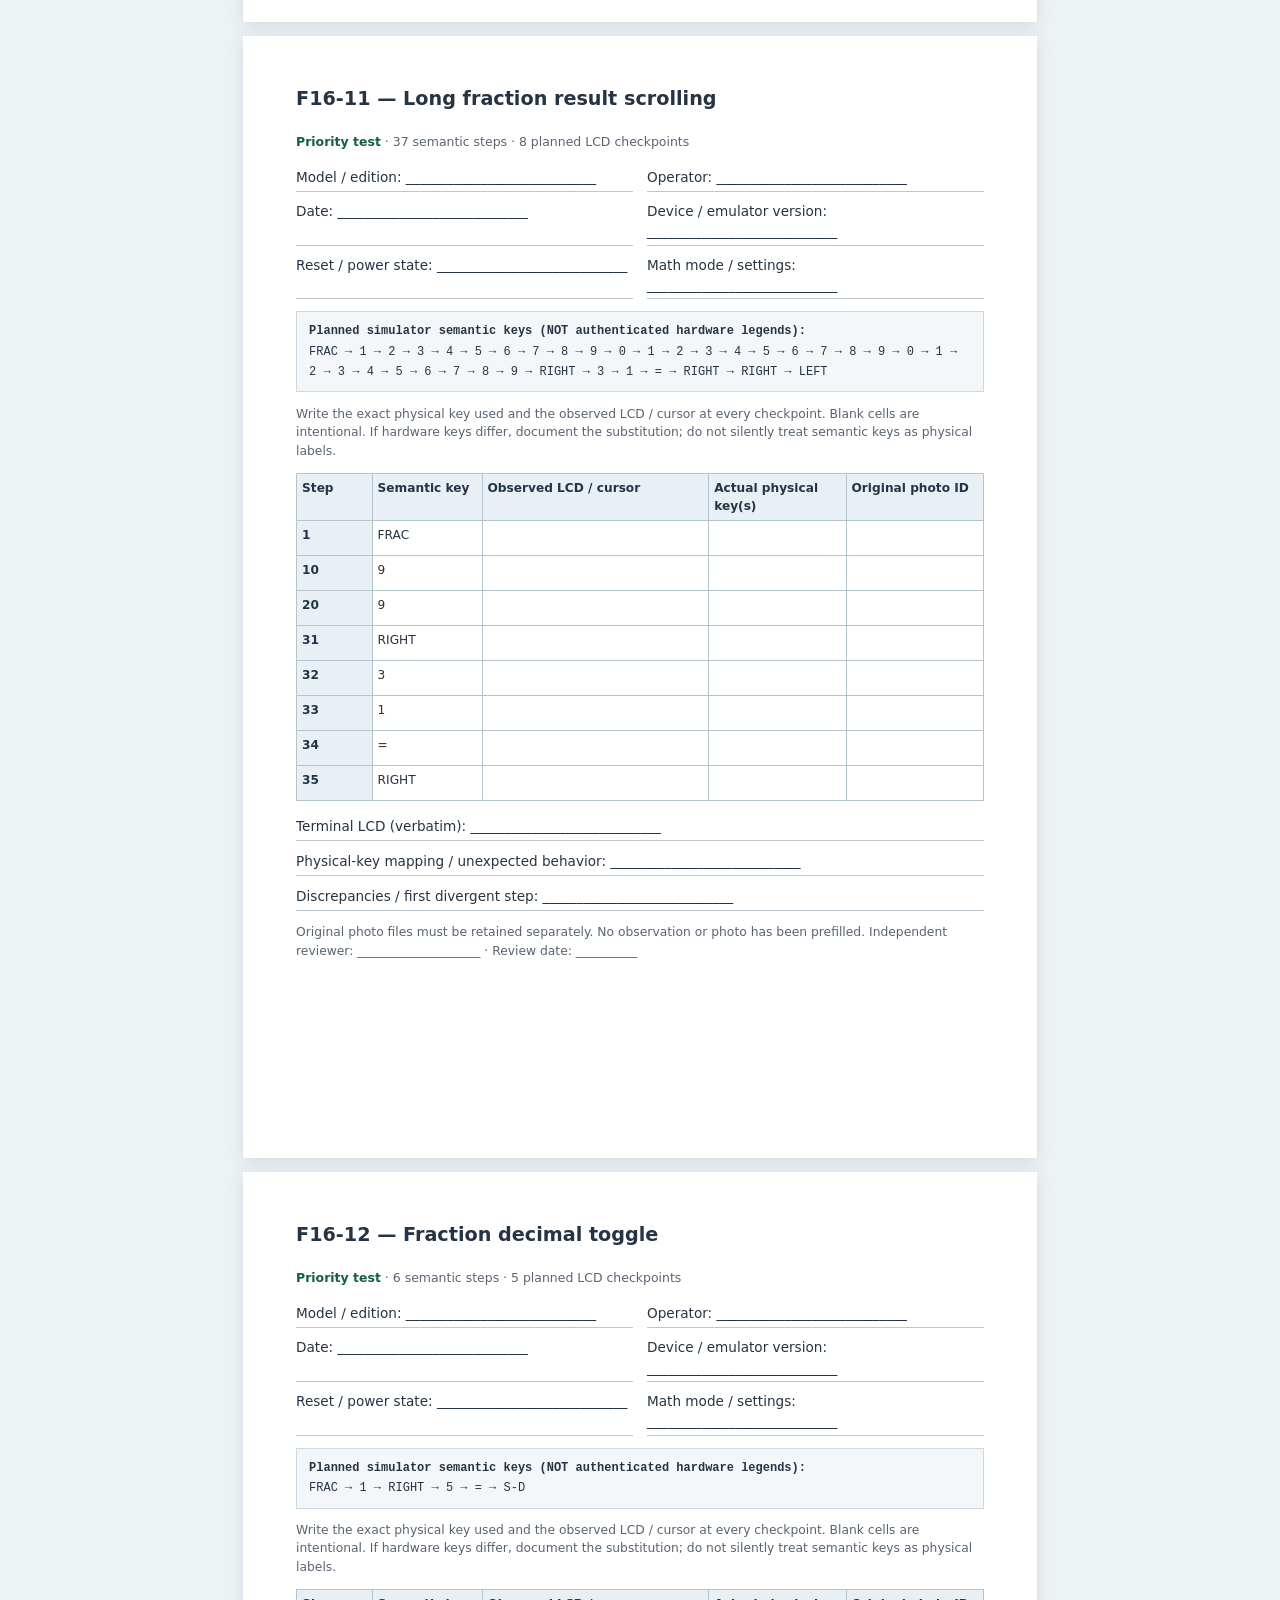
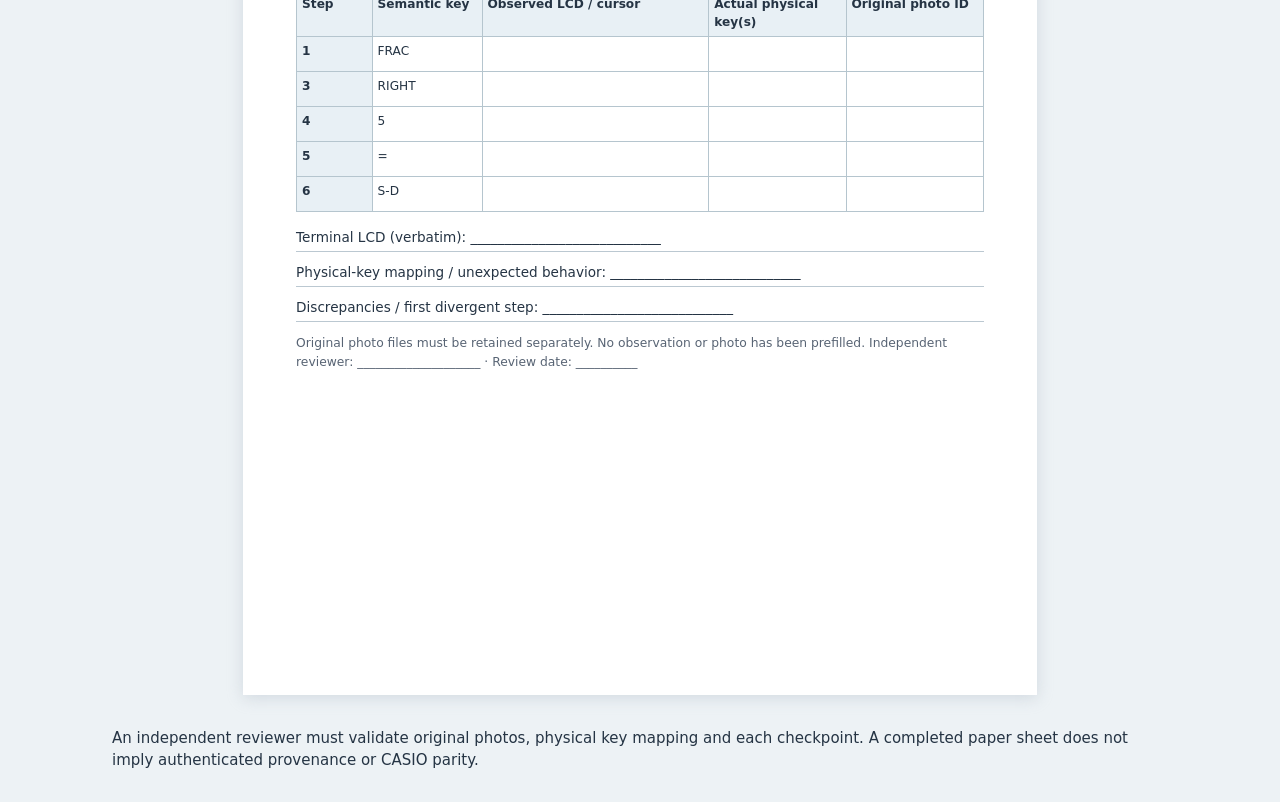
<file: tests/phase17-field-pack.html>
<!doctype html>
<html lang="en">
<head>
    <meta charset="utf-8">
    <meta name="viewport" content="width=device-width,initial-scale=1">
    <meta http-equiv="Cache-Control" content="no-cache, no-store, must-revalidate">
    <meta http-equiv="Pragma" content="no-cache">
    <meta http-equiv="Expires" content="0">
    <meta http-equiv="Content-Security-Policy" content="default-src 'none'; script-src 'self'; style-src 'self'; img-src 'self' data:; connect-src 'none'; object-src 'none'; base-uri 'none'; form-action 'none'">
    <title>Phase 17 — CASIO fraction and cursor field pack</title>
    <link rel="stylesheet" href="phase17-field-pack.css">
</head>
<body>
    <header class="screen-only">
        <h1>Phase 17 — physical fraction and cursor field pack</h1>
        <p>These are observation worksheets, not physical calculator results. Each LCD, physical key and photo reference is deliberately blank. Confirm the exact hardware mapping before recording observations.</p>
        <nav aria-label="Actions">
            <a href="device.html">Device workbench</a>
            <button id="print" type="button">Print A4 worksheets</button>
            <button id="csv" type="button">Export blank checkpoint CSV</button>
            <label for="filter">Show</label>
            <select id="filter"><option value="priority">Six priority scenarios</option><option value="all">All twelve scenarios</option></select>
        </nav>
        <p id="summary" role="status"></p>
    </header>
    <main id="sheets"></main>
    <footer class="screen-only">An independent reviewer must validate original photos, physical key mapping and each checkpoint. A completed paper sheet does not imply authenticated provenance or CASIO parity.</footer>
    <script src="../src/fraction-validation.js"></script>
    <script src="phase17-field-pack.js"></script>
</body>
</html>
</file>
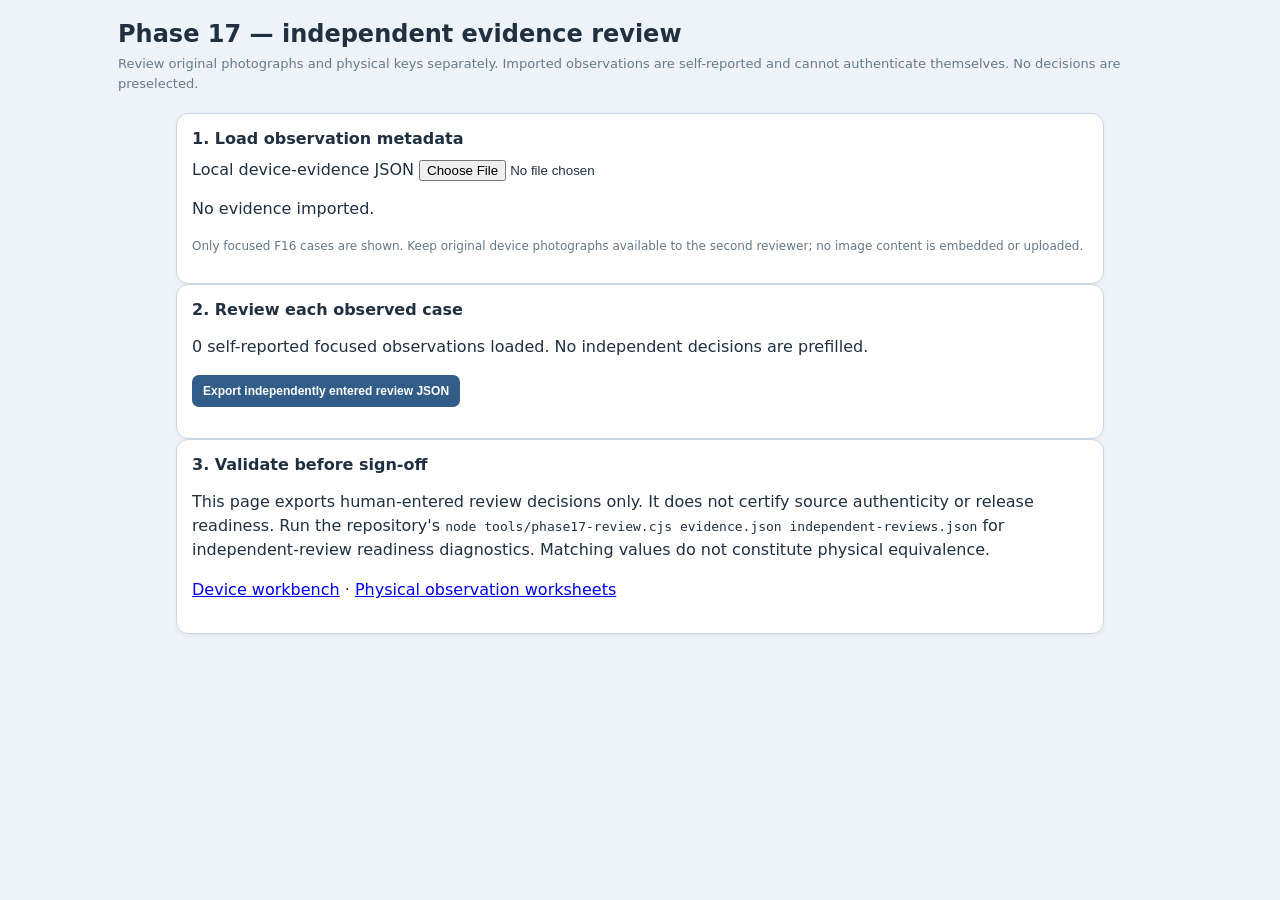
<file: tests/phase17-review.html>
<!doctype html>
<html lang="en">
<head>
    <meta charset="utf-8">
    <meta name="viewport" content="width=device-width,initial-scale=1">
    <meta http-equiv="Content-Security-Policy" content="default-src 'none'; script-src 'self'; style-src 'self'; img-src 'self' data: blob:; connect-src 'none'; object-src 'none'; base-uri 'none'; form-action 'none'">
    <title>Phase 17 — independent physical evidence review</title>
    <link rel="stylesheet" href="../styles.css">
</head>
<body>
    <header>
        <h1>Phase 17 — independent evidence review</h1>
        <p>Review original photographs and physical keys separately. Imported observations are self-reported and cannot authenticate themselves. No decisions are preselected.</p>
    </header>
    <main class="device-workbench-main">
        <section class="panel">
            <h2>1. Load observation metadata</h2>
            <label for="evidence-file">Local device-evidence JSON</label>
            <input id="evidence-file" type="file" accept=".json,application/json">
            <p id="load-status" role="status" aria-live="polite">No evidence imported.</p>
            <p class="muted">Only focused F16 cases are shown. Keep original device photographs available to the second reviewer; no image content is embedded or uploaded.</p>
        </section>
        <section class="panel">
            <h2>2. Review each observed case</h2>
            <div id="review-cards"></div>
            <p id="review-summary" role="status" aria-live="polite">No reviews completed.</p>
            <div class="actions">
                <button class="button" id="export-reviews" type="button">Export independently entered review JSON</button>
            </div>
            <p id="export-status" role="status" aria-live="polite"></p>
        </section>
        <section class="panel">
            <h2>3. Validate before sign-off</h2>
            <p>This page exports human-entered review decisions only. It does not certify source authenticity or release readiness. Run the repository's <code>node tools/phase17-review.cjs evidence.json independent-reviews.json</code> for independent-review readiness diagnostics. Matching values do not constitute physical equivalence.</p>
            <p><a href="device.html">Device workbench</a> · <a href="phase17-field-pack.html">Physical observation worksheets</a></p>
        </section>
    </main>
    <script src="../src/fraction-validation.js"></script>
    <script src="../src/phase17-review-ui.js"></script>
    <script src="phase17-review-page.js"></script>
</body>
</html>
</file>
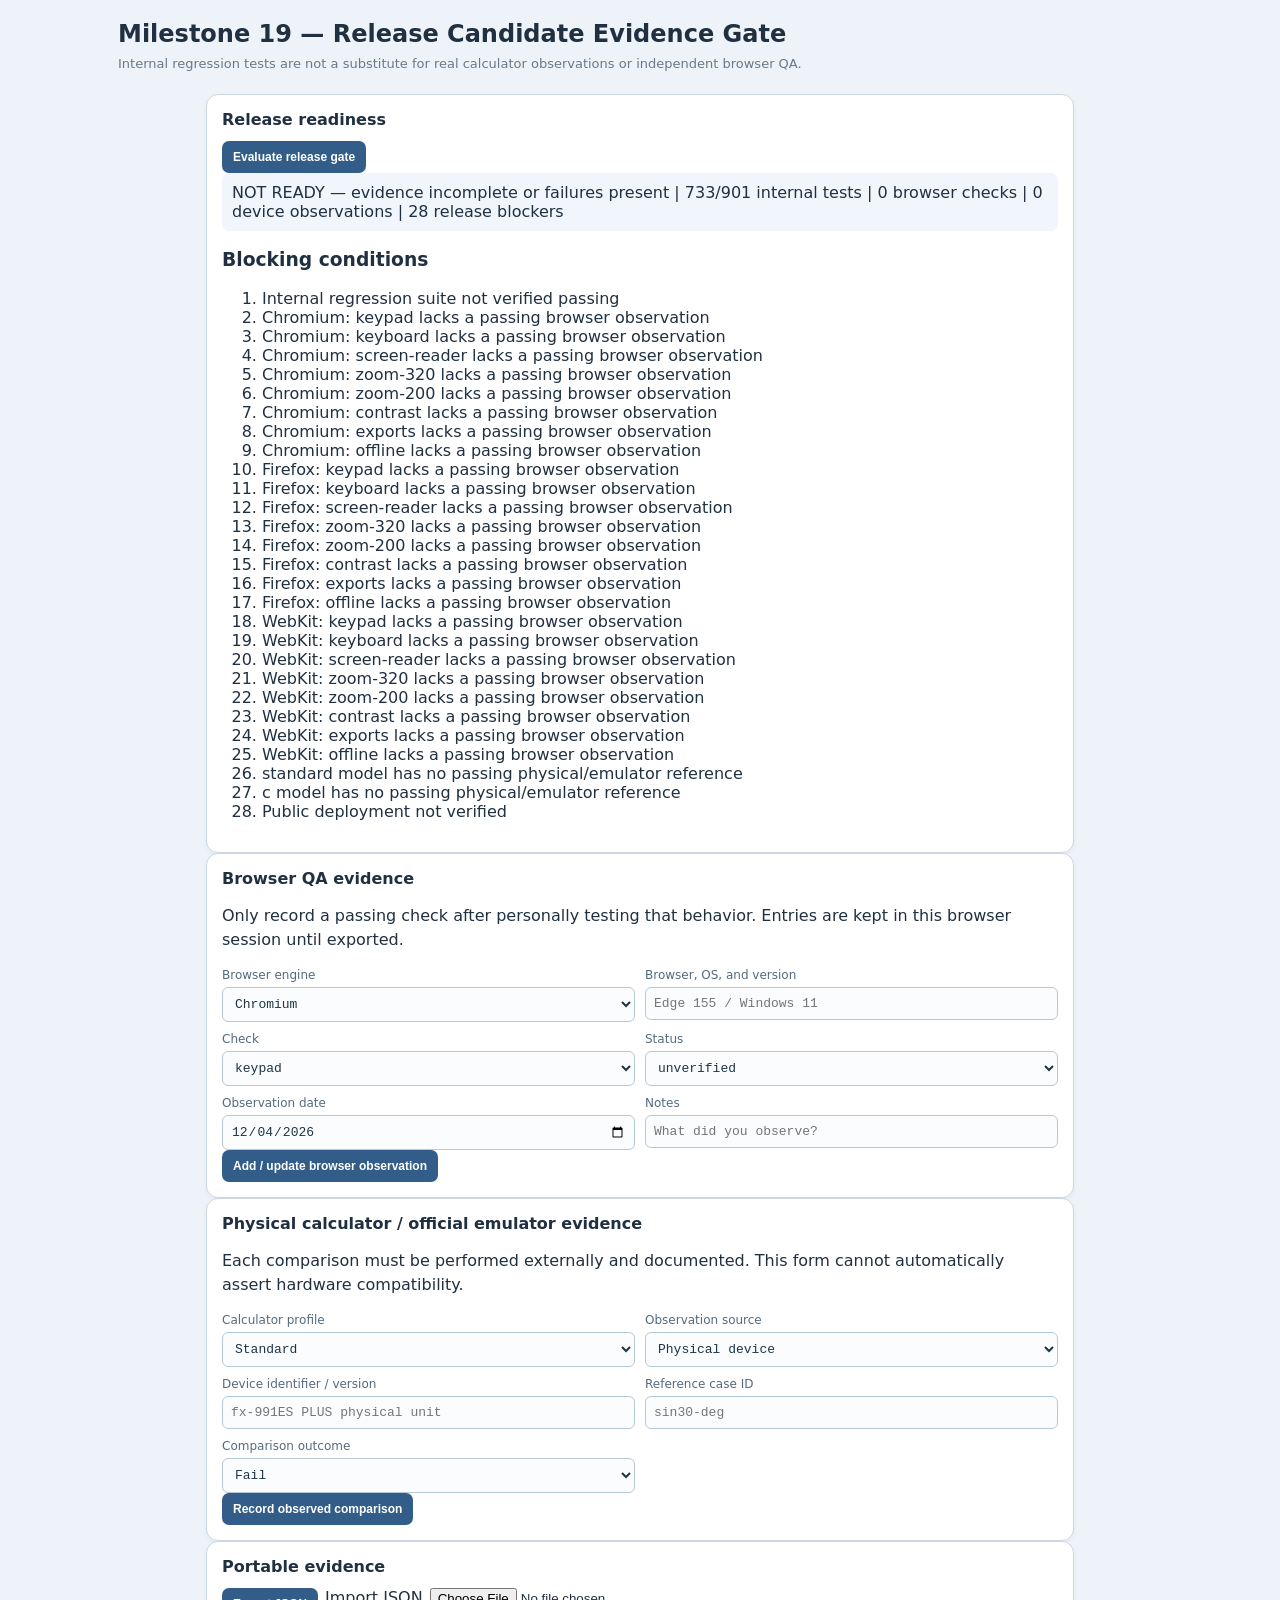
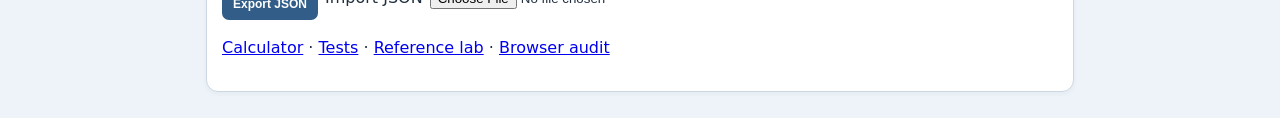
<file: tests/rc.html>
<!doctype html>
<html lang="en"><head><meta charset="utf-8"><meta name="viewport" content="width=device-width,initial-scale=1"><title>Milestone 19 — Release Candidate Evidence Gate</title><link rel="stylesheet" href="../styles.css"></head>
<body><header><h1>Milestone 19 — Release Candidate Evidence Gate</h1><p>Internal regression tests are not a substitute for real calculator observations or independent browser QA.</p></header>
<main style="display:block;max-width:900px"><section class="panel"><h2>Release readiness</h2><button class="button" id="assess">Evaluate release gate</button><div id="summary" class="status" role="status" aria-live="polite"></div><h3>Blocking conditions</h3><ol id="blockers"></ol></section>
<section class="panel"><h2>Browser QA evidence</h2><p>Only record a passing check after personally testing that behavior. Entries are kept in this browser session until exported.</p><div class="grid2"><div class="field"><label for="browser">Browser engine</label><select id="browser"><option>Chromium</option><option>Firefox</option><option>WebKit</option></select></div><div class="field"><label for="platform">Browser, OS, and version</label><input id="platform" placeholder="Edge 155 / Windows 11"></div><div class="field"><label for="check">Check</label><select id="check"></select></div><div class="field"><label for="status">Status</label><select id="status"><option>unverified</option><option>pass</option><option>fail</option></select></div><div class="field"><label for="date">Observation date</label><input id="date" type="date"></div><div class="field"><label for="notes">Notes</label><input id="notes" placeholder="What did you observe?"></div></div><button class="button" id="add-check">Add / update browser observation</button></section>
<section class="panel"><h2>Physical calculator / official emulator evidence</h2><p>Each comparison must be performed externally and documented. This form cannot automatically assert hardware compatibility.</p><div class="grid2"><div class="field"><label for="model">Calculator profile</label><select id="model"><option value="standard">Standard</option><option value="c">C edition</option></select></div><div class="field"><label for="kind">Observation source</label><select id="kind"><option value="physical">Physical device</option><option value="official-emulator">Official emulator</option></select></div><div class="field"><label for="device">Device identifier / version</label><input id="device" placeholder="fx-991ES PLUS physical unit"></div><div class="field"><label for="case-id">Reference case ID</label><input id="case-id" placeholder="sin30-deg"></div><div class="field"><label for="ref-result">Comparison outcome</label><select id="ref-result"><option value="fail">Fail</option><option value="pass">Pass</option></select></div></div><button class="button" id="add-observation">Record observed comparison</button></section>
<section class="panel"><h2>Portable evidence</h2><div class="actions"><button class="button" id="export">Export JSON</button><label for="import">Import JSON</label><input id="import" type="file" accept="application/json,.json"></div><p id="feedback" class="muted" aria-live="polite"></p><p><a href="../index.html">Calculator</a> · <a href="acceptance.html">Tests</a> · <a href="reference.html">Reference lab</a> · <a href="release.html">Browser audit</a></p></section></main>
<script src="../src/natural-editor.js"></script><script src="../src/decimal15.js"></script><script src="../src/display.js"></script><script src="../src/kernel.js"></script><script src="../src/keymap.js"></script><script src="../src/state-machine.js"></script><script src="../src/numerical.js"></script><script src="../src/modes.js"></script><script src="../src/c-edition.js"></script><script src="../src/reference.js"></script><script src="../src/differential.js"></script><script src="../src/release-audit.js"></script><script src="../src/release-candidate.js"></script><script src="cases.js"></script><script src="rc-page.js"></script></body></html>
</file>
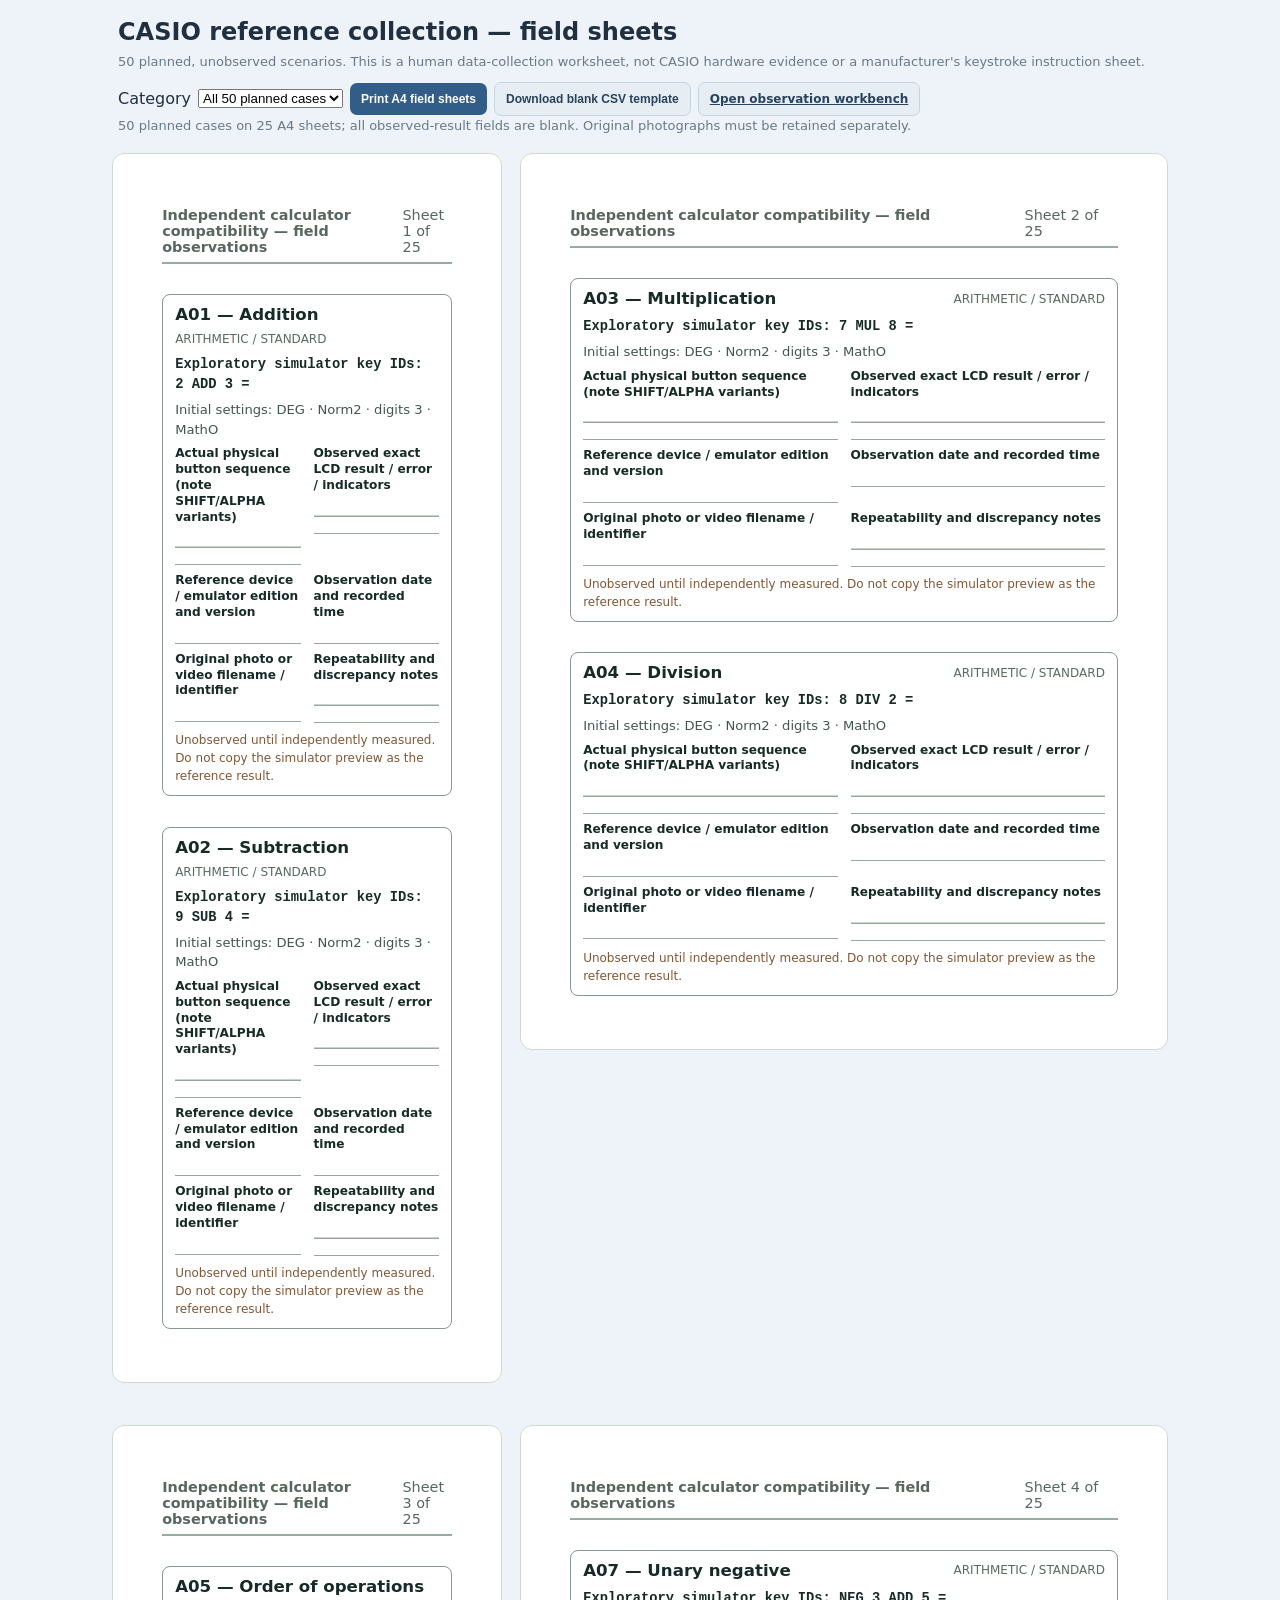
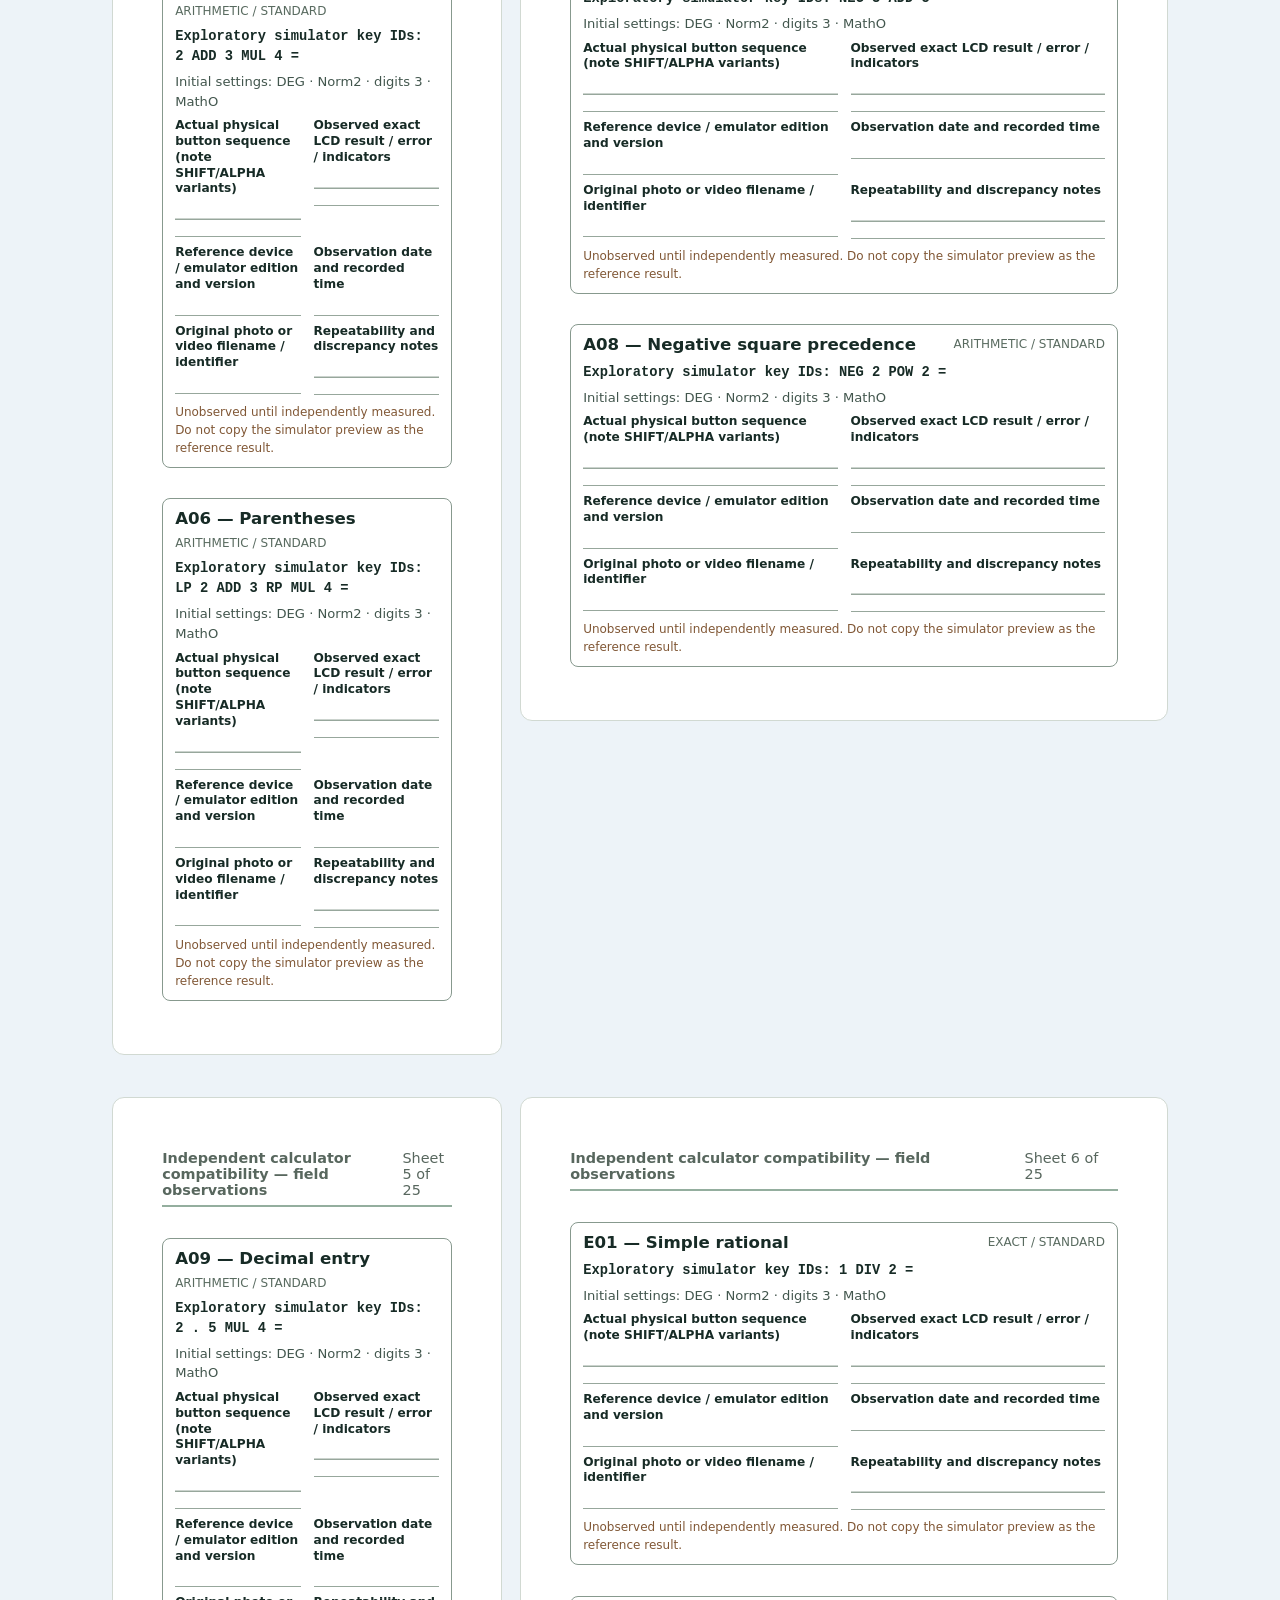
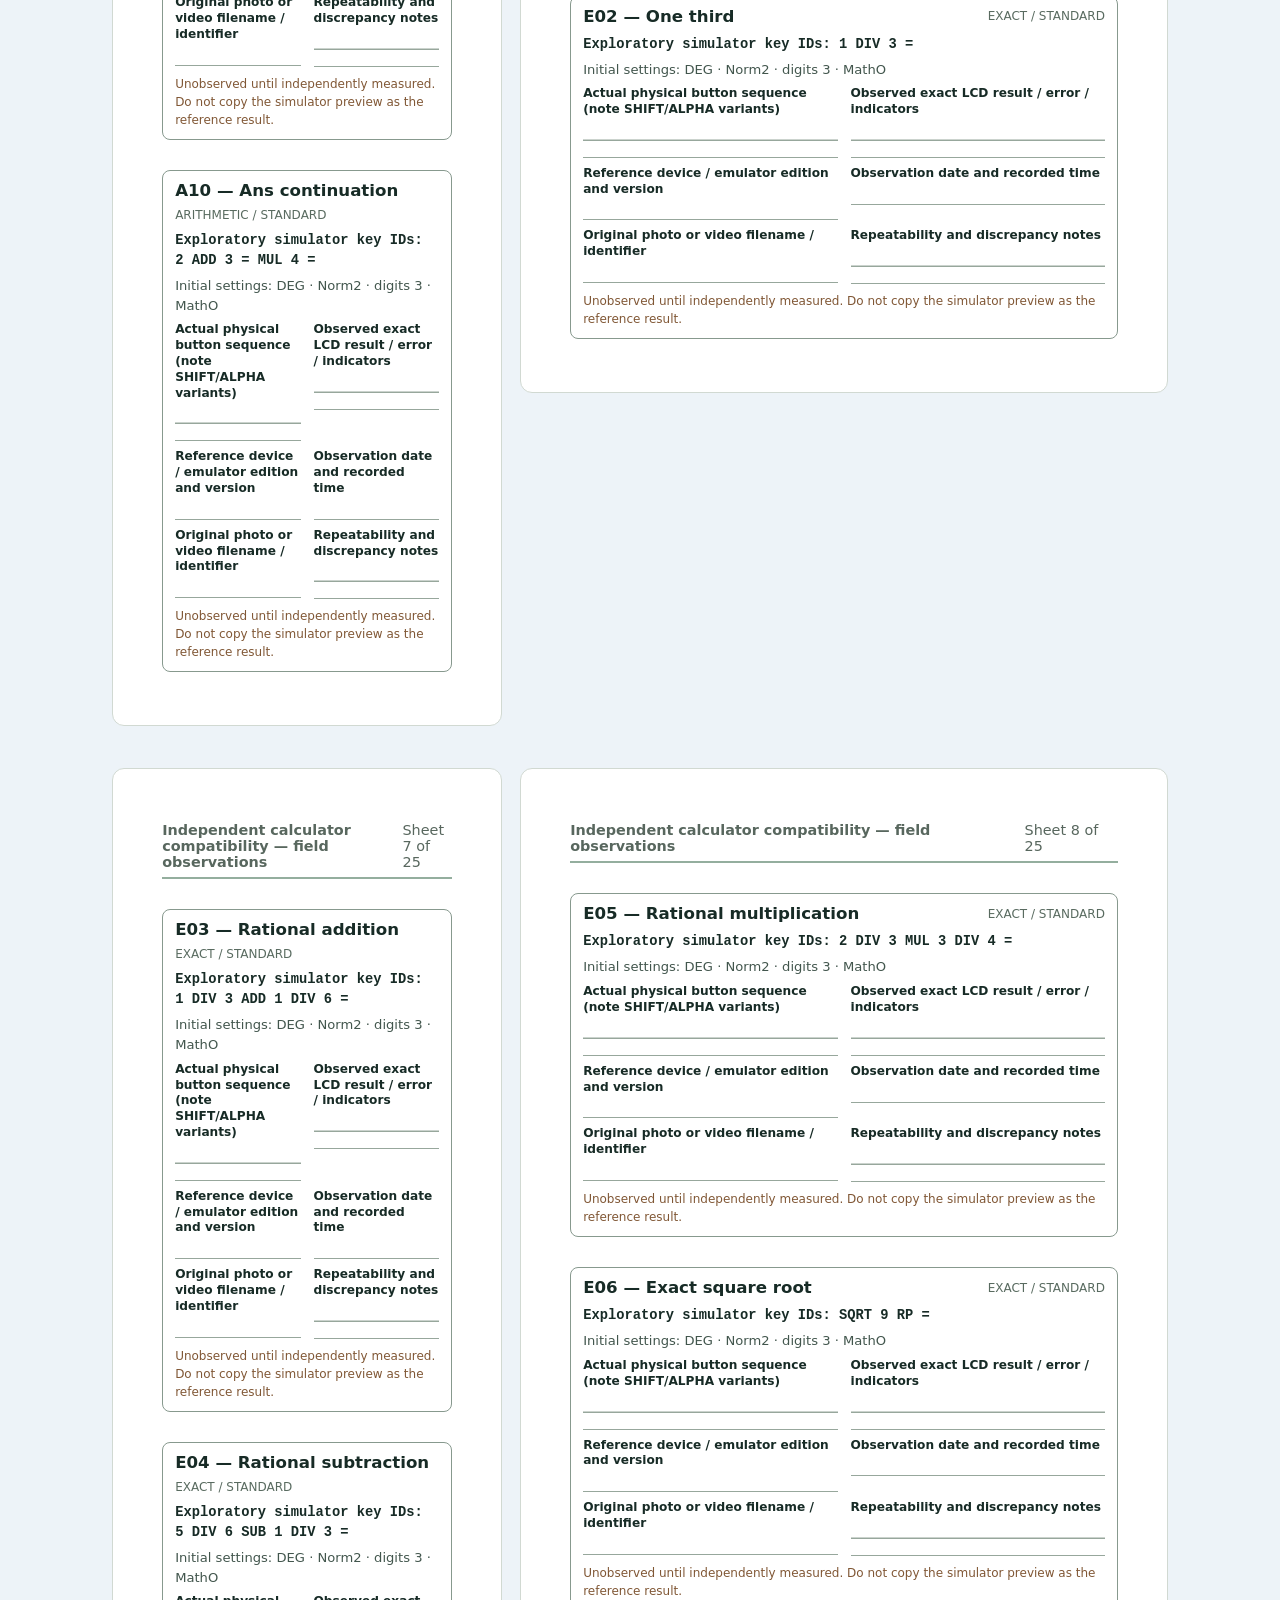
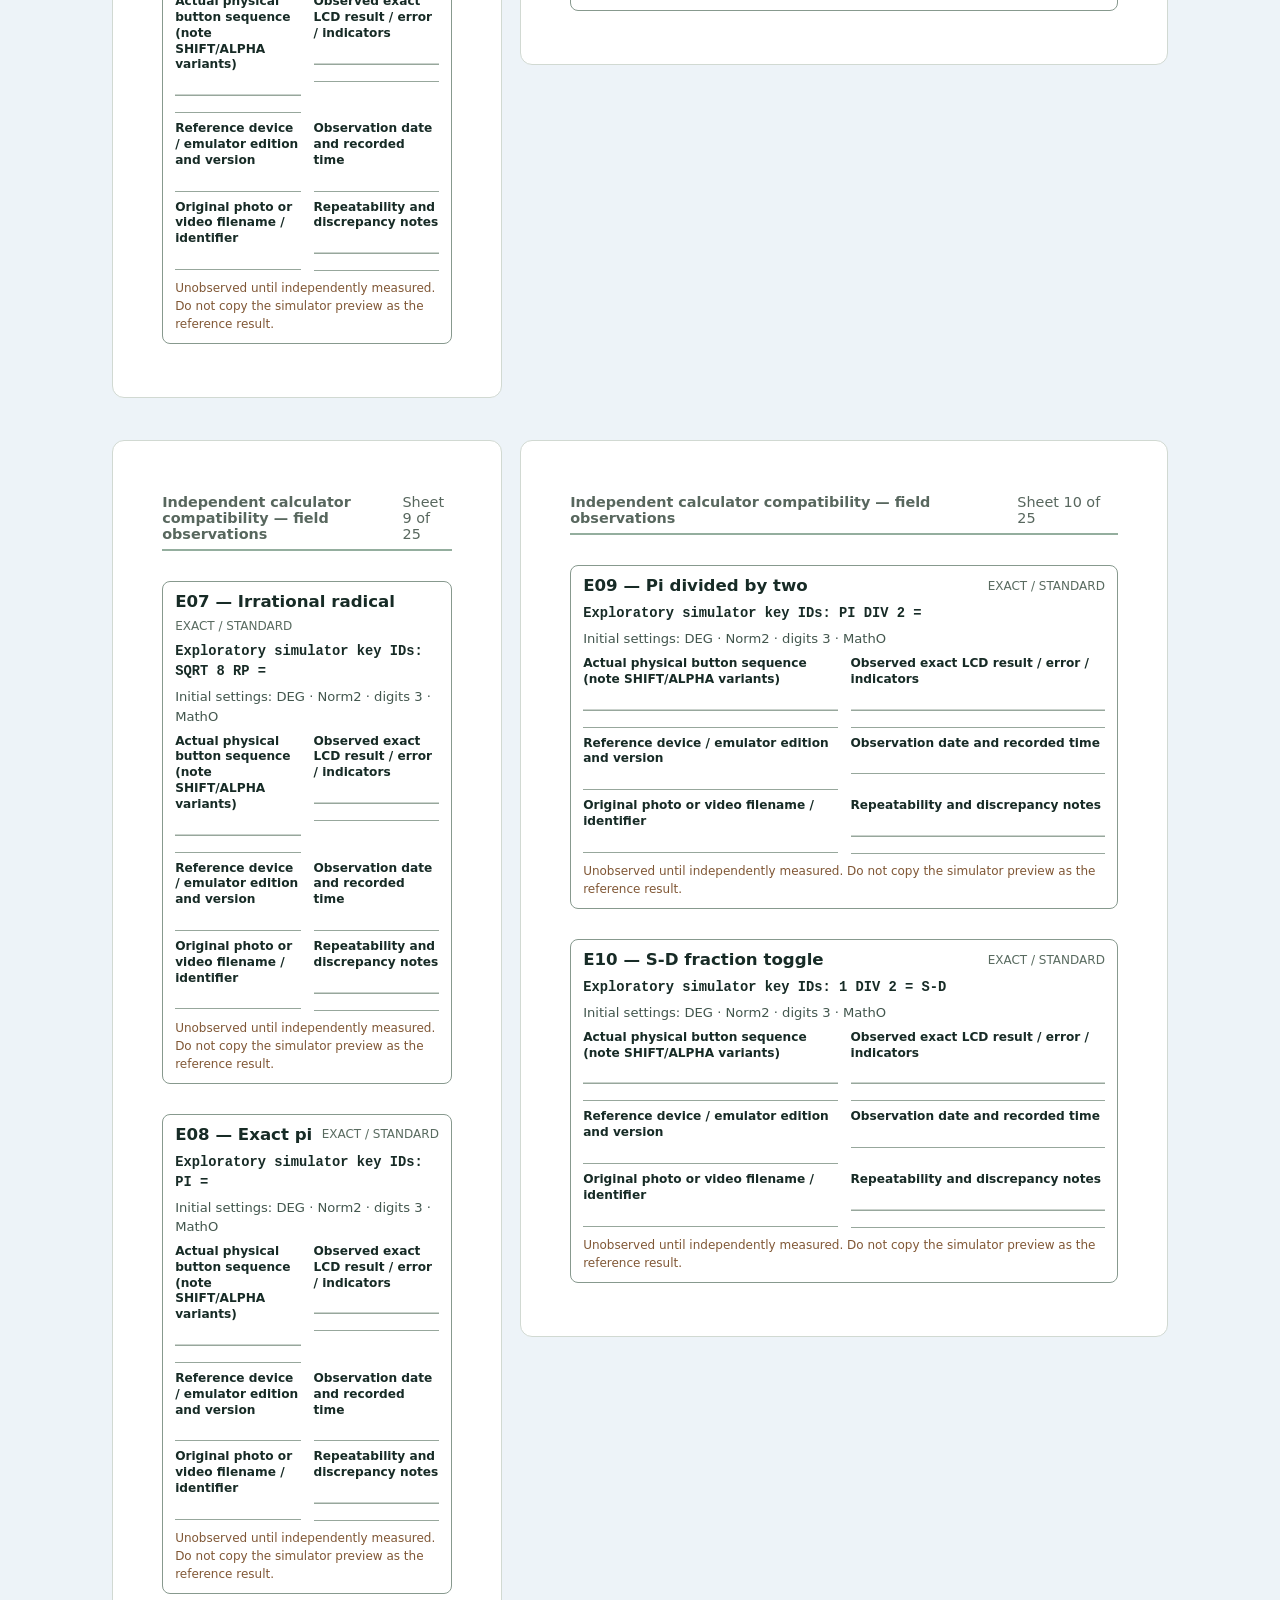
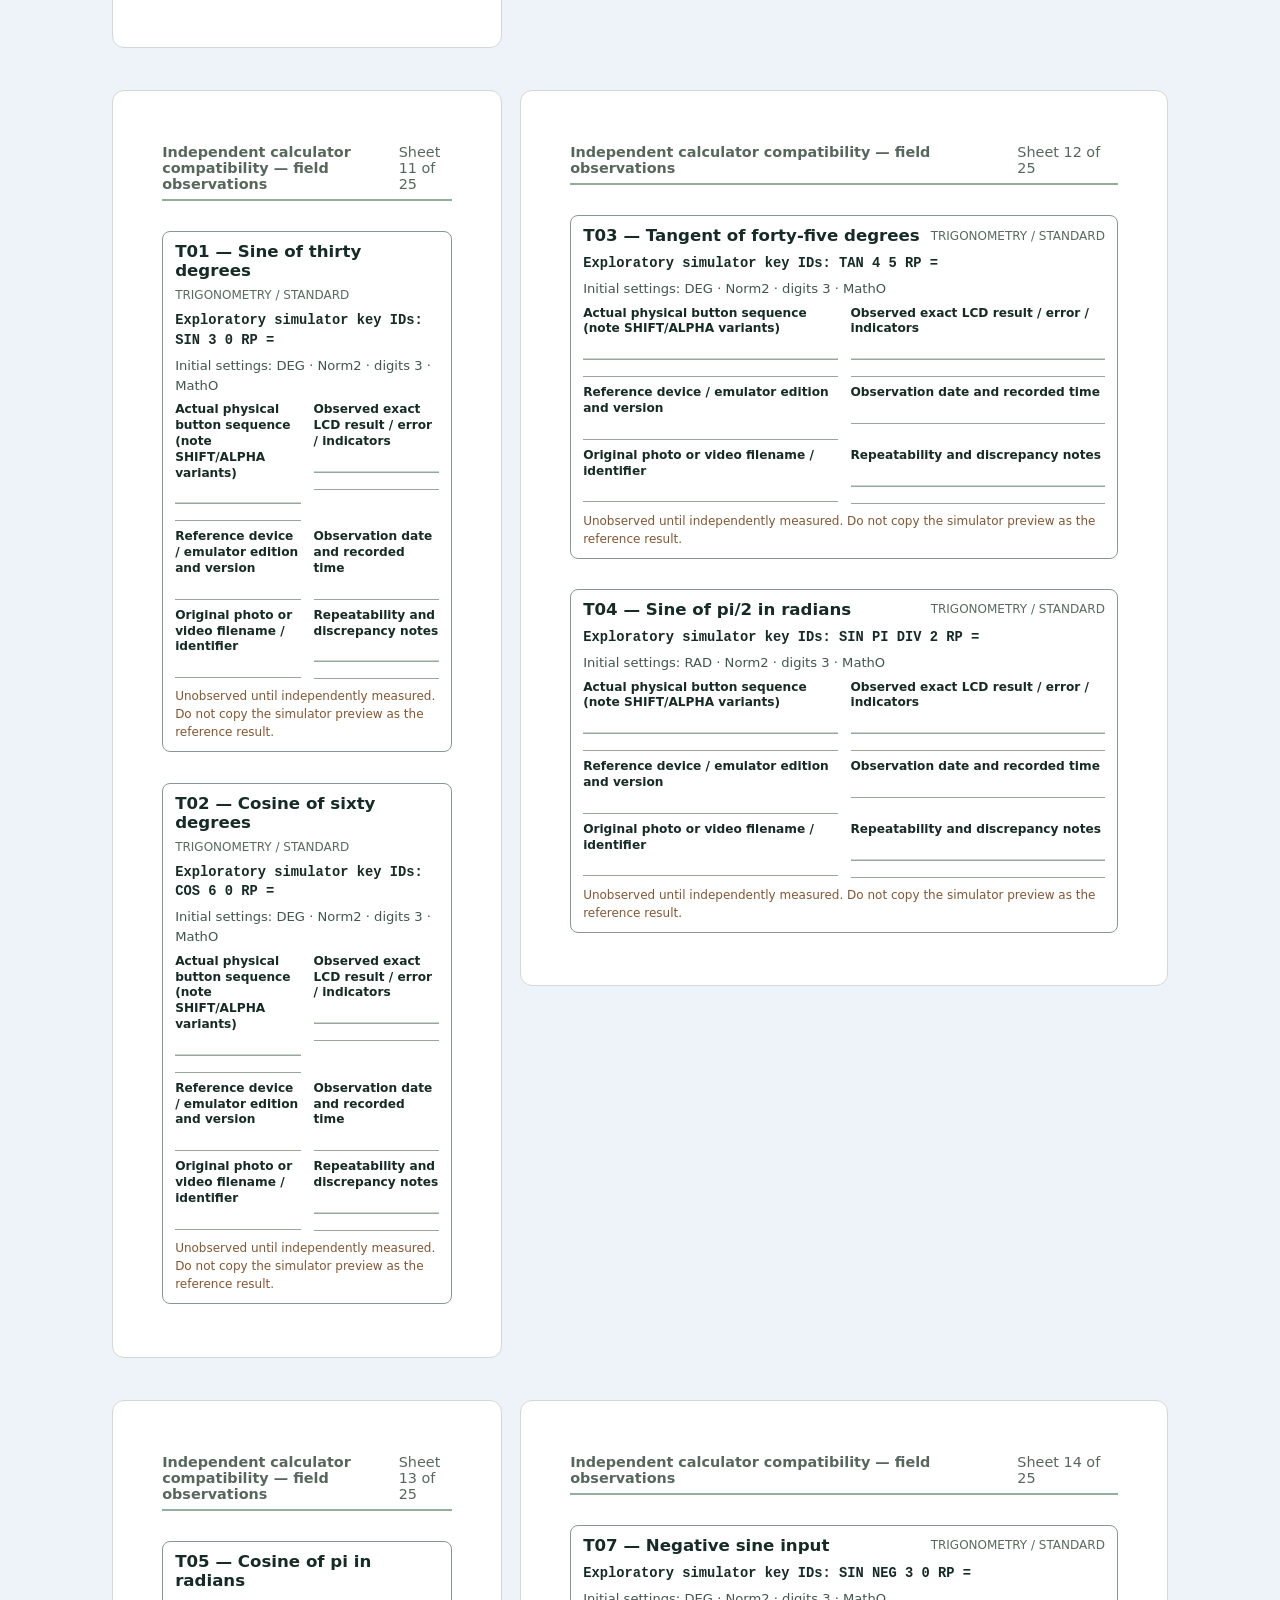
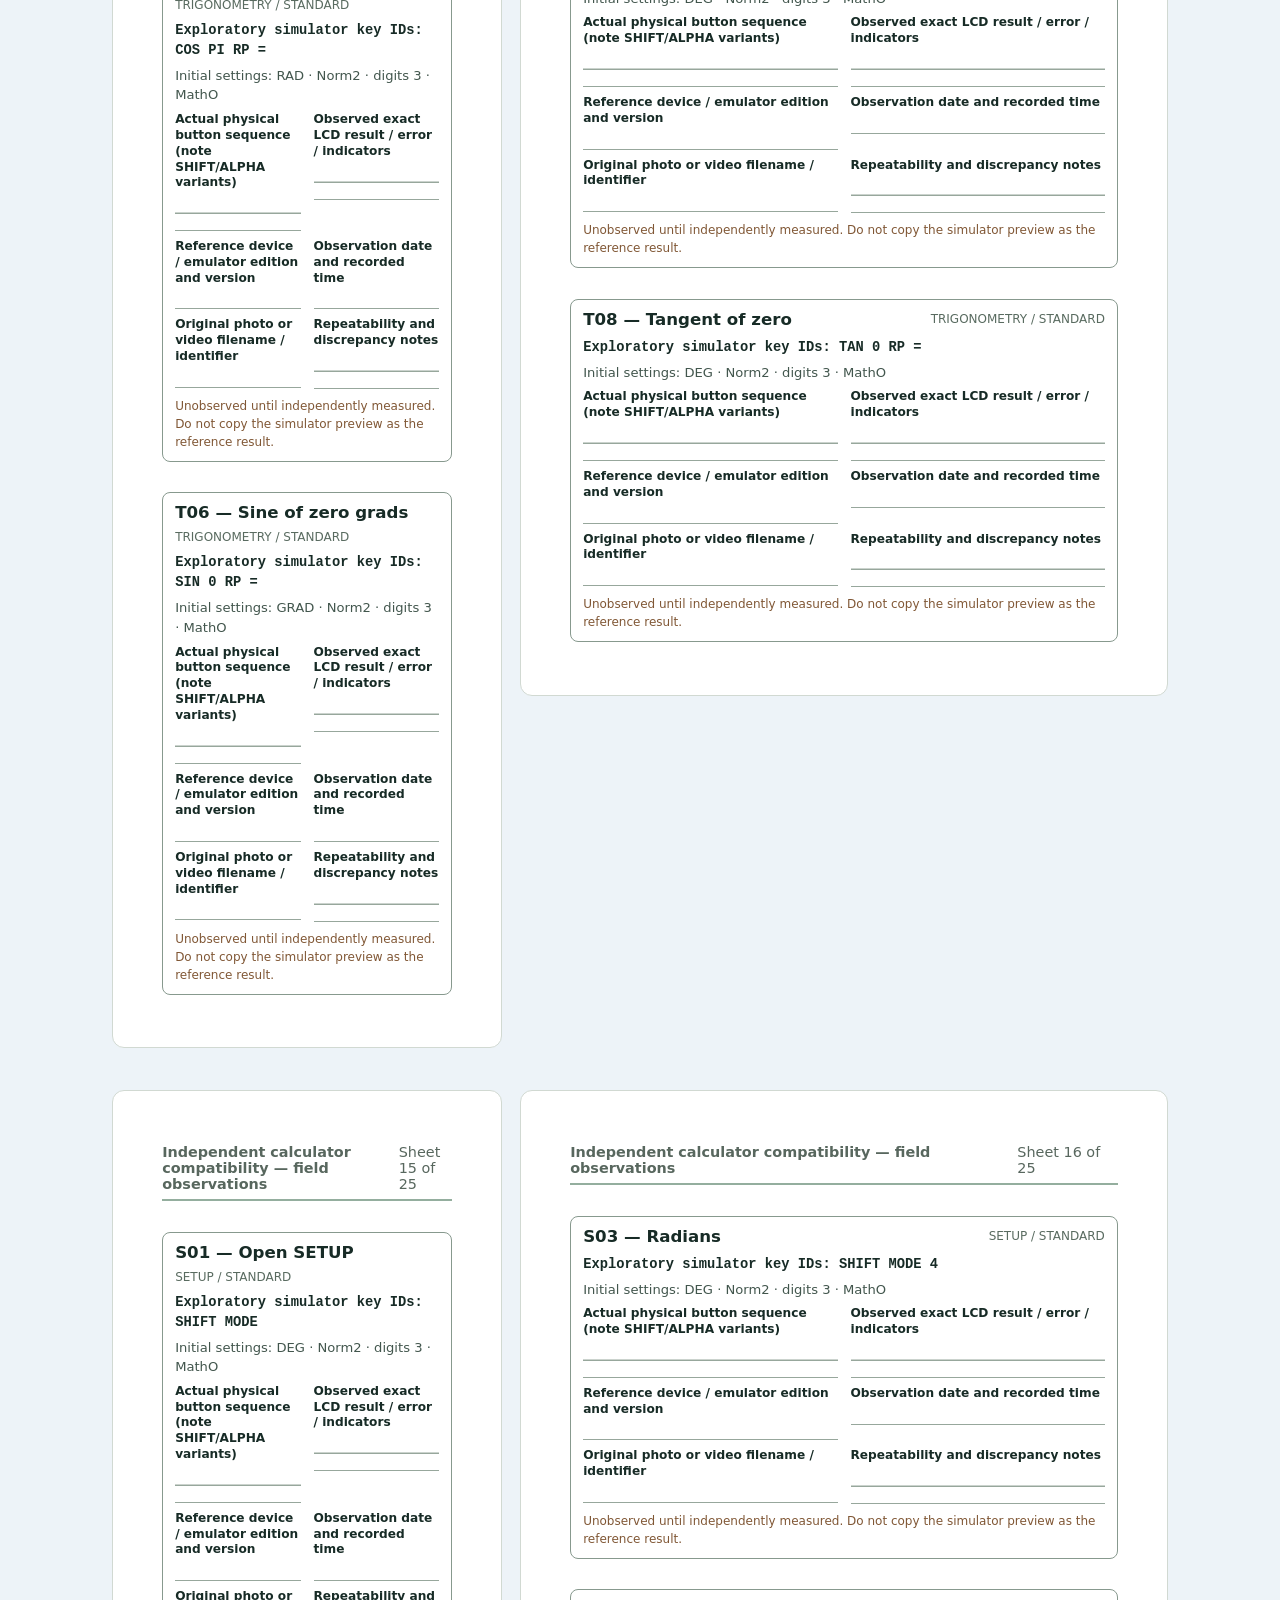
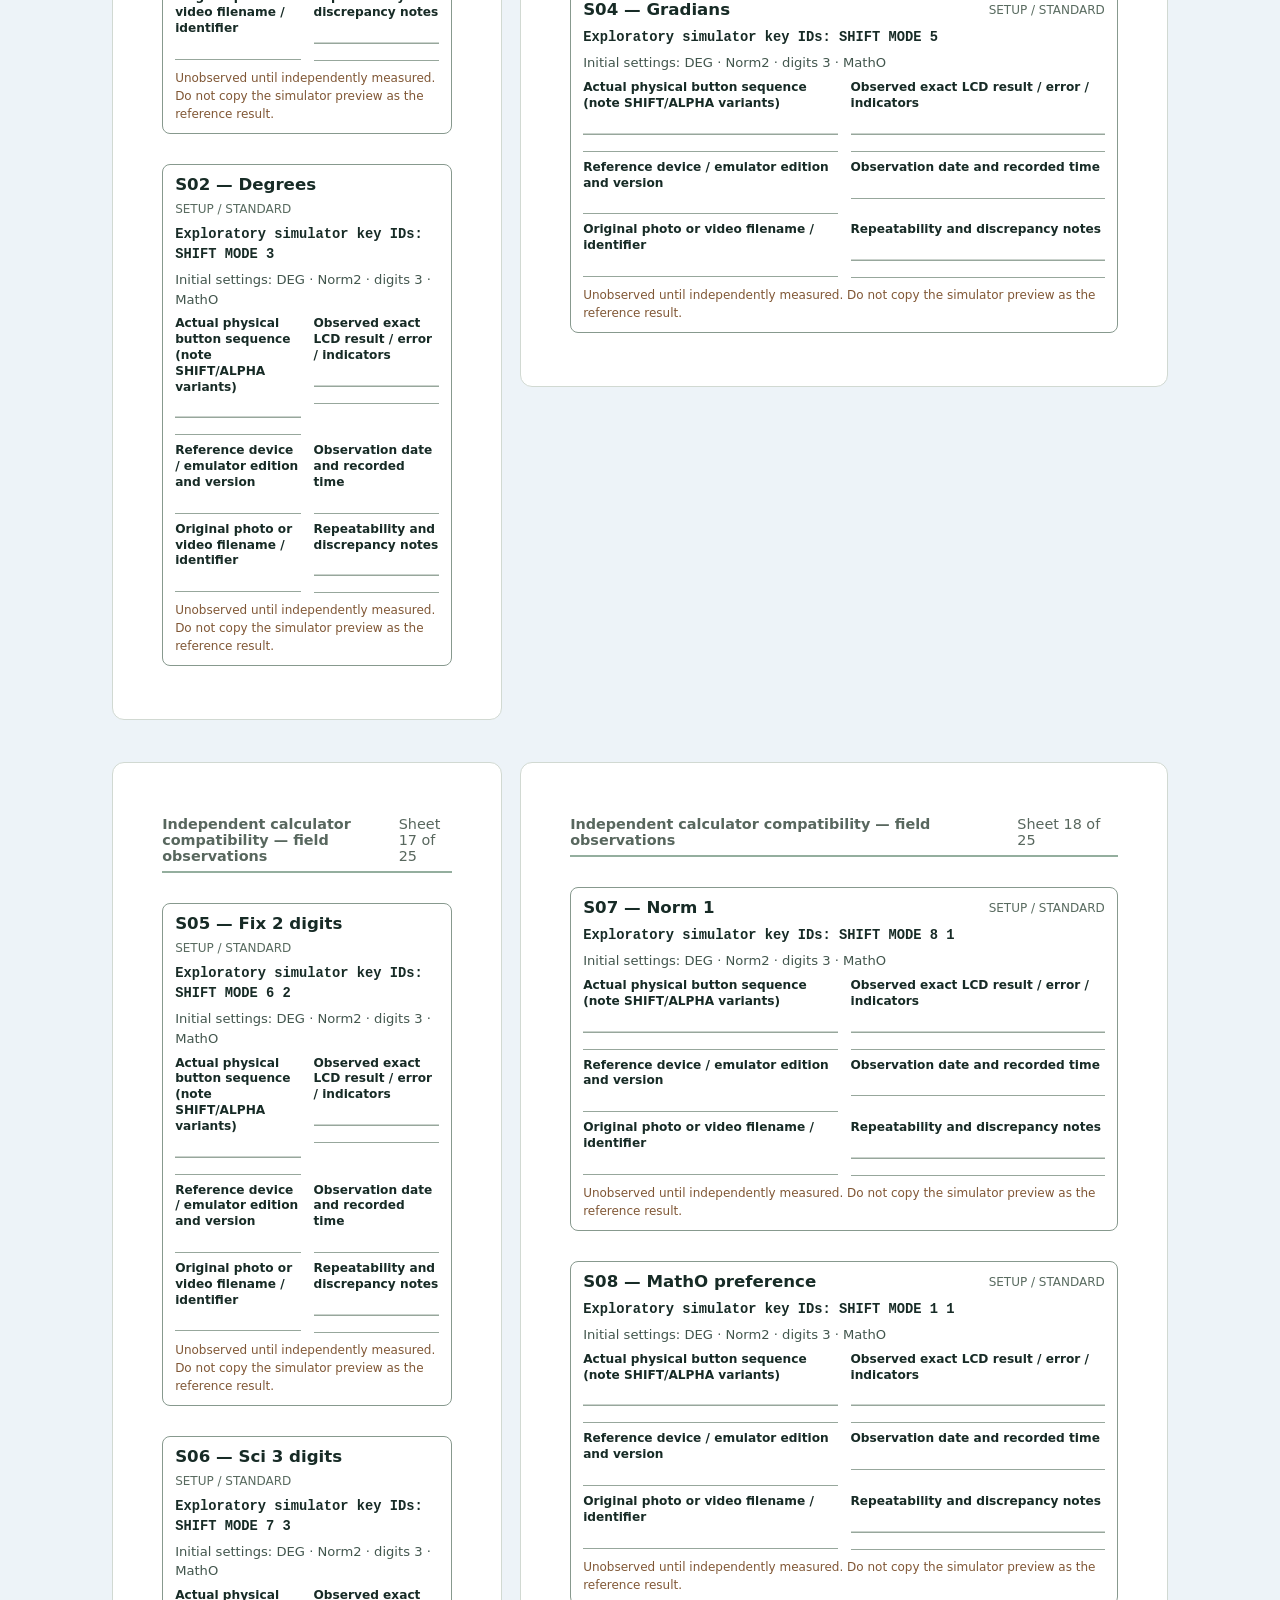
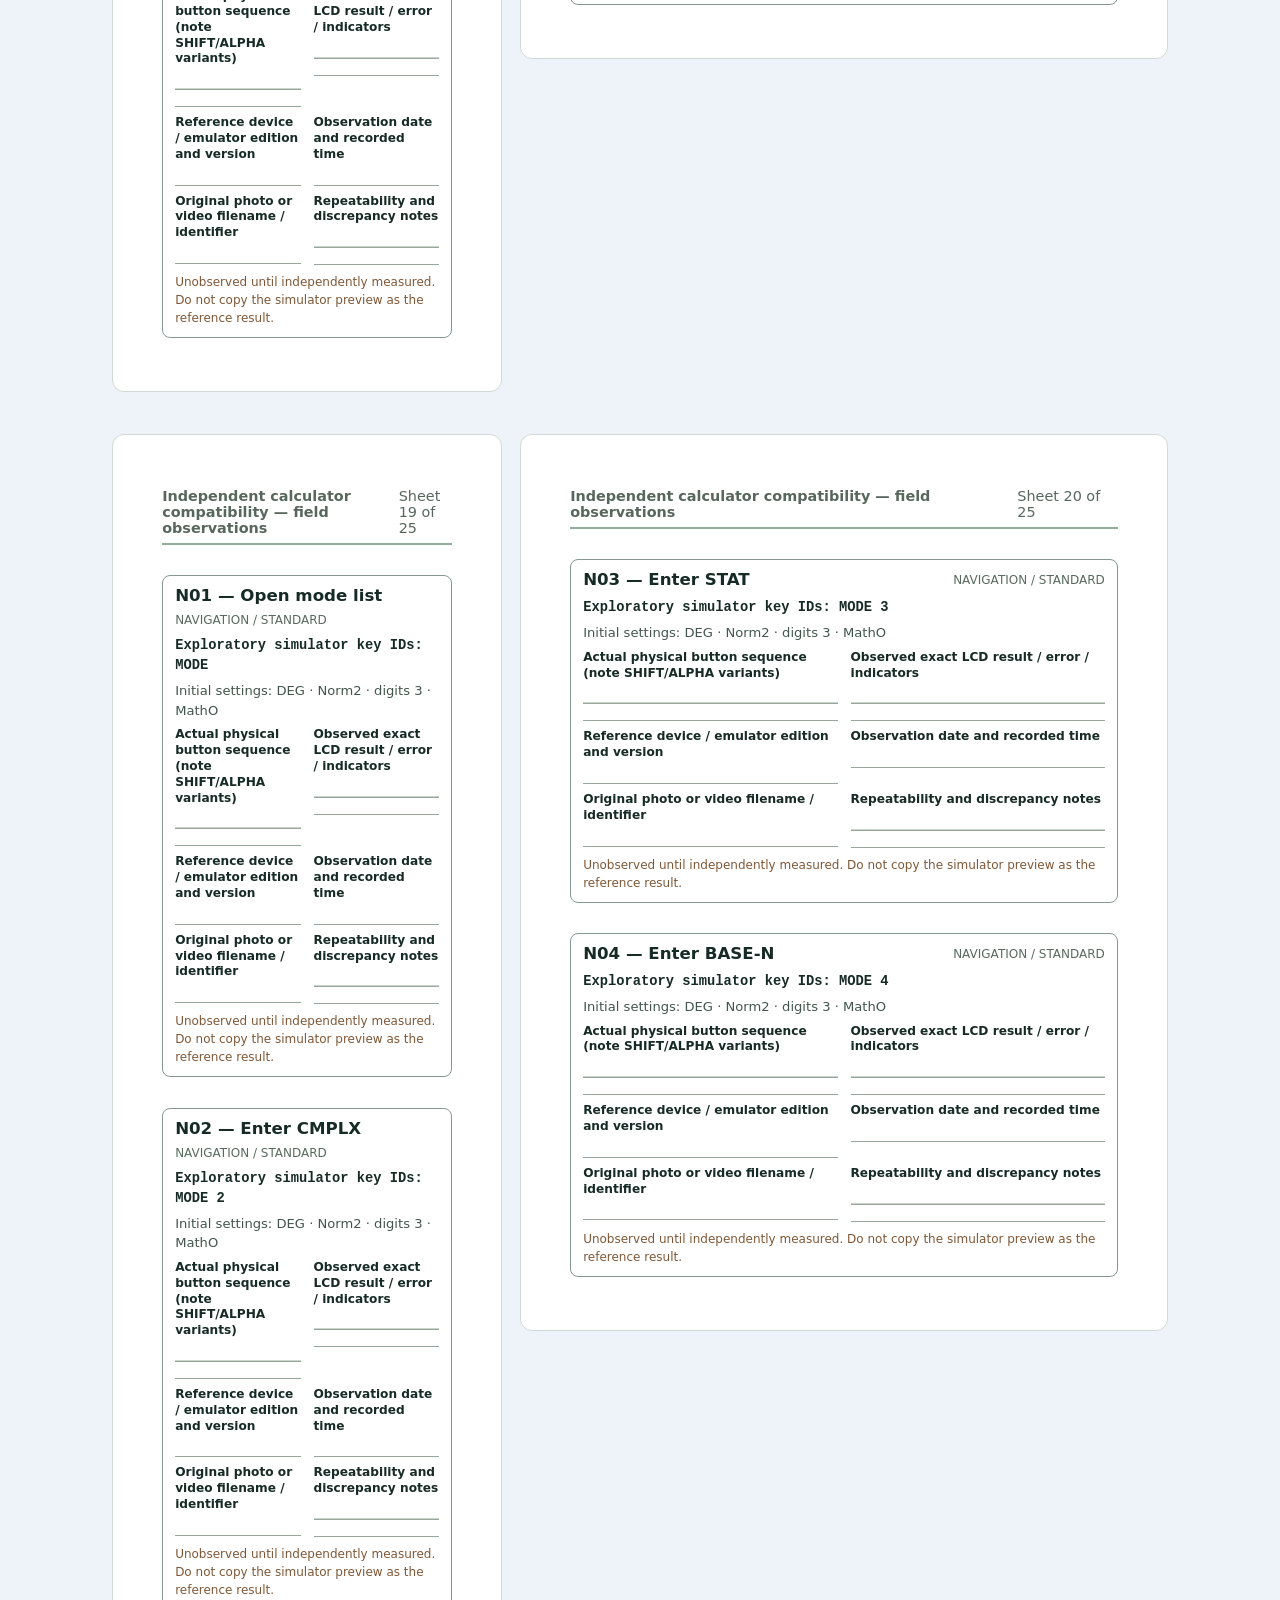
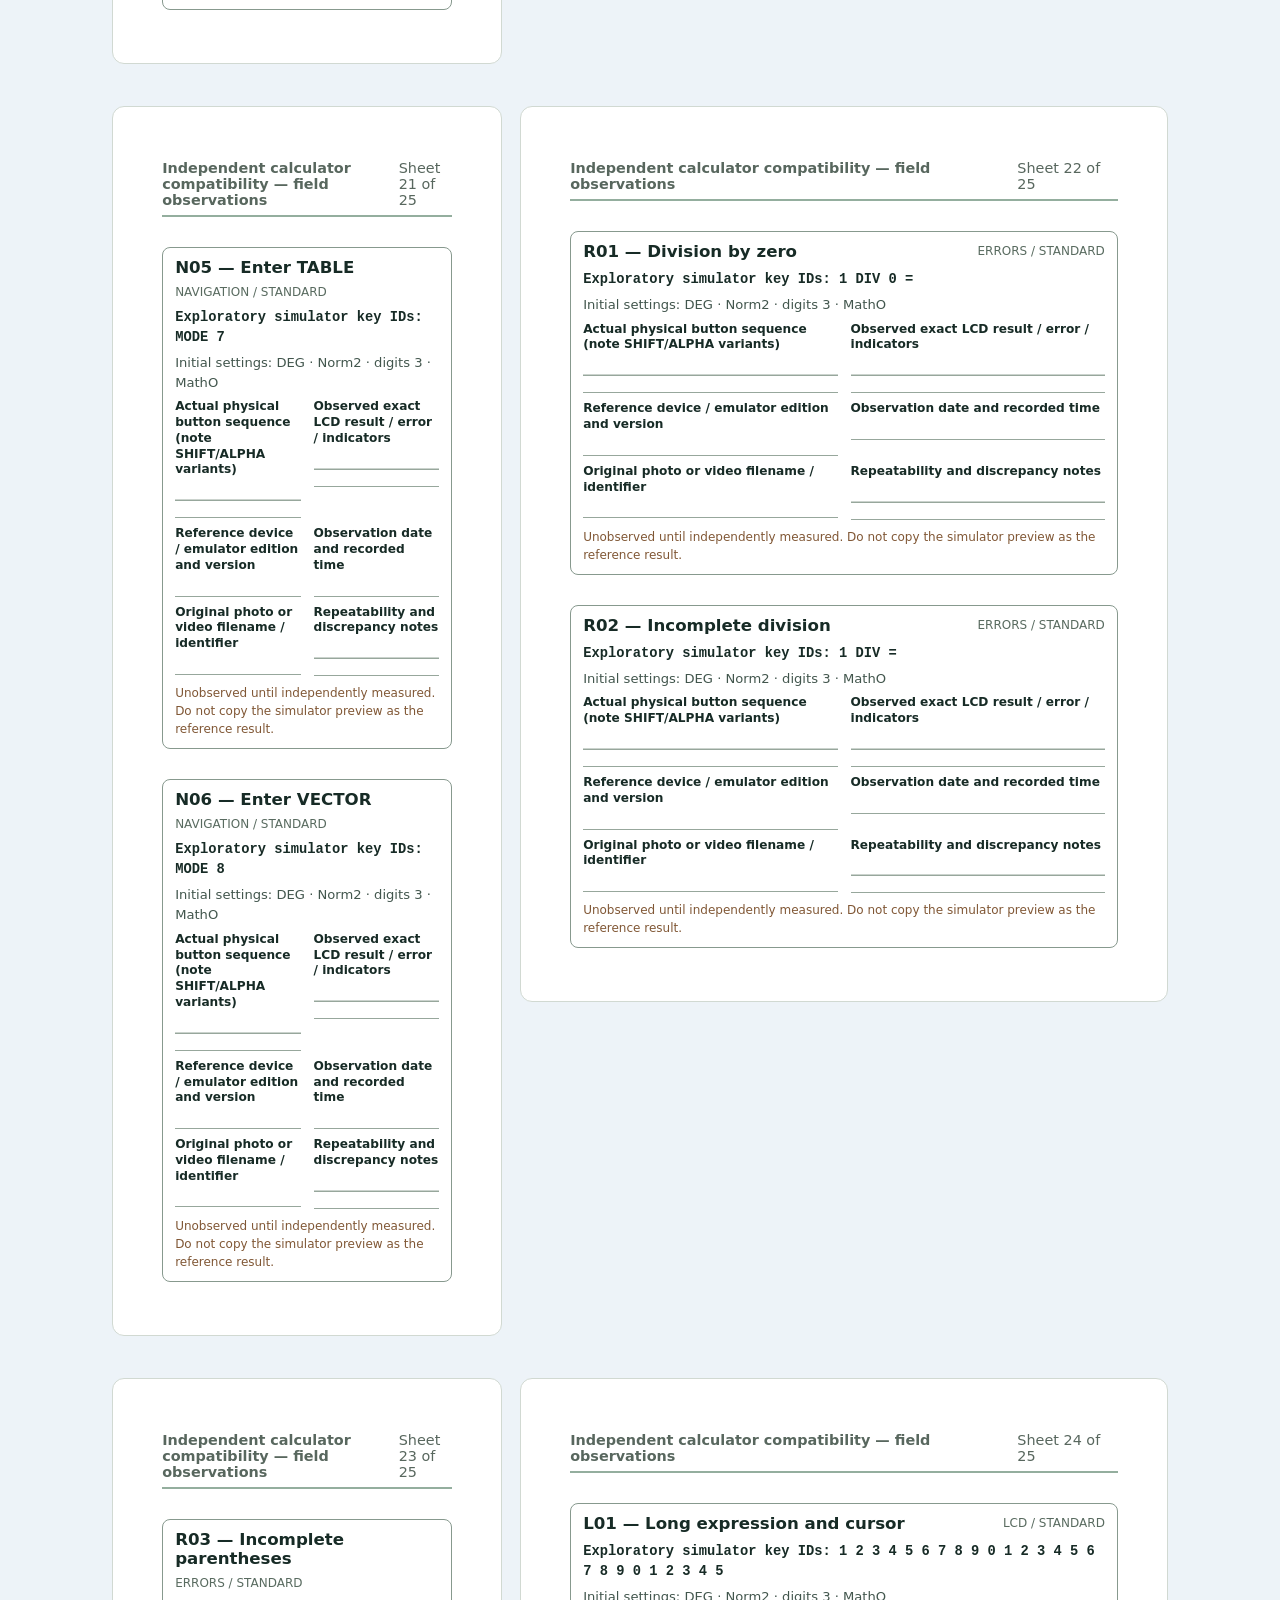
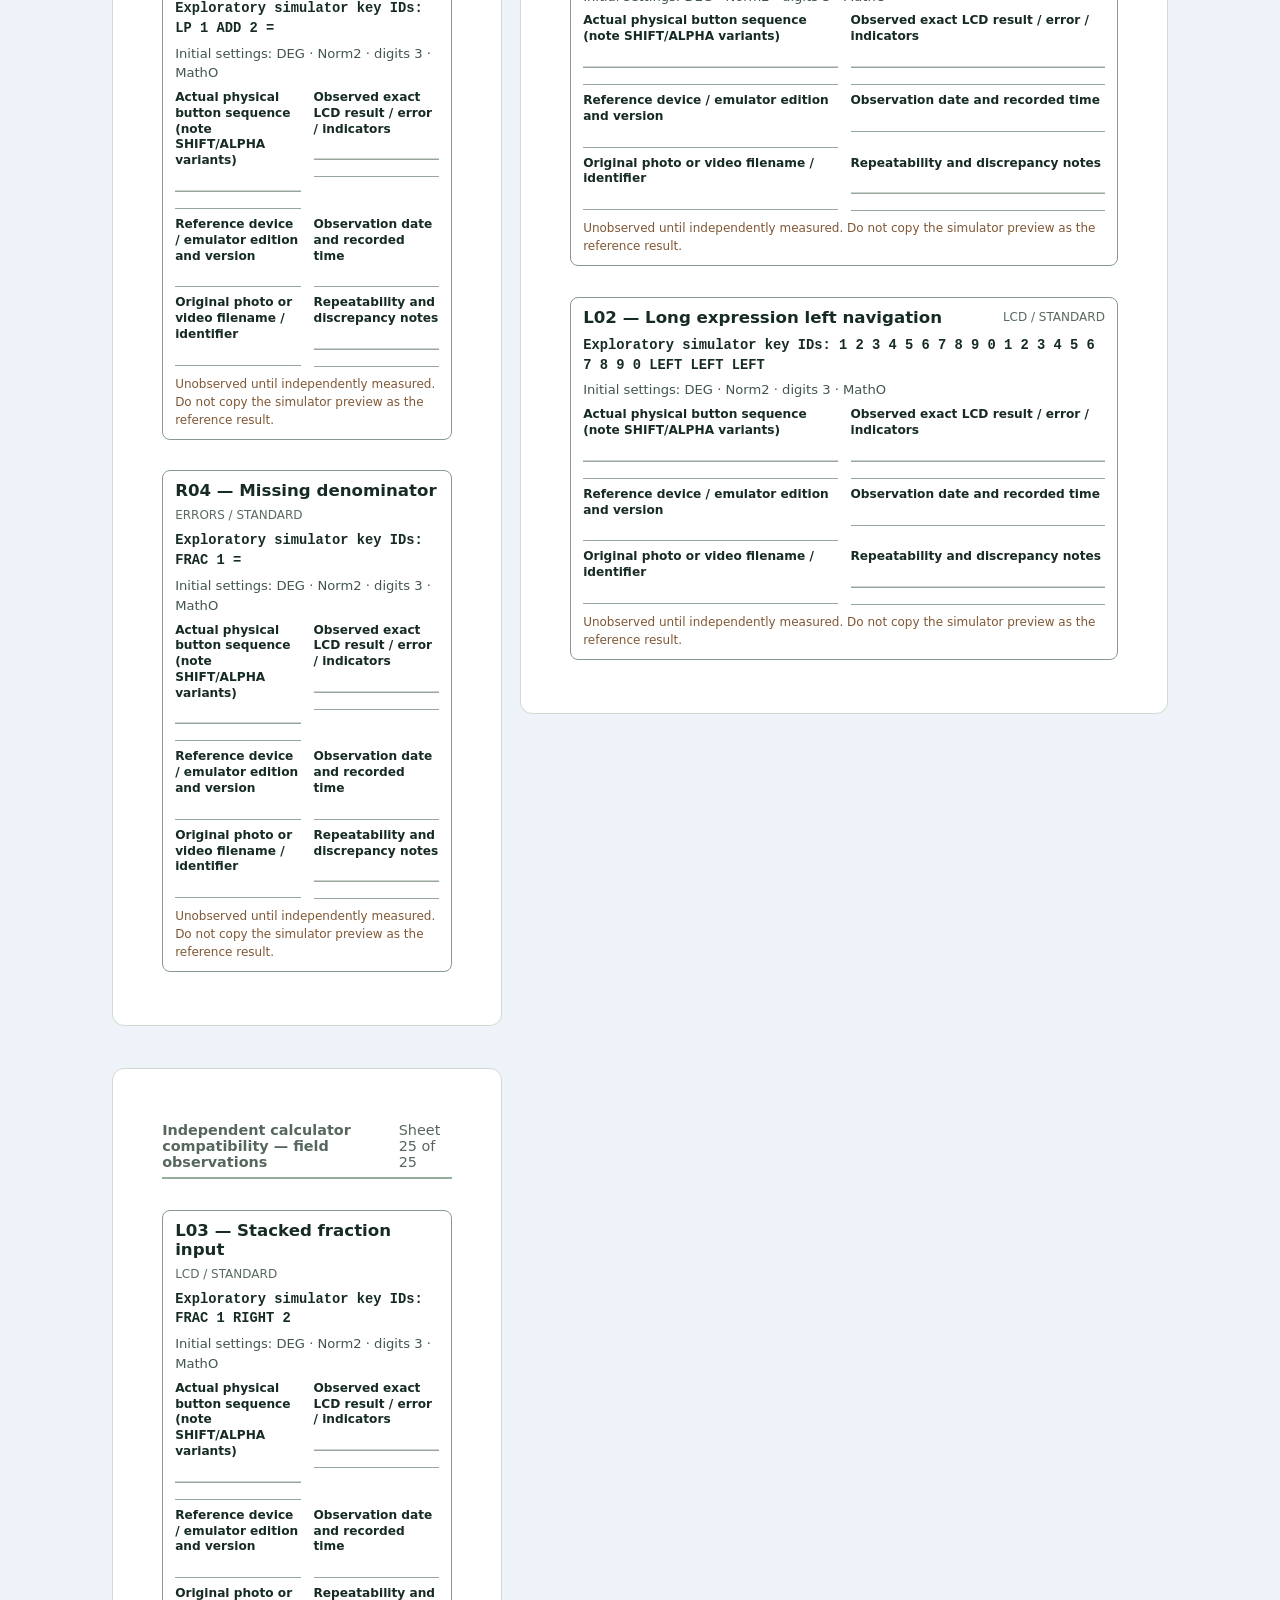
<file: tests/reference-field-sheet.html>
<!doctype html>
<html lang="en">
<head>
    <meta charset="utf-8">
    <meta name="viewport" content="width=device-width,initial-scale=1">
    <meta http-equiv="Cache-Control" content="no-cache, no-store, must-revalidate">
    <meta http-equiv="Content-Security-Policy" content="default-src 'none'; script-src 'self'; style-src 'self'; img-src 'self' data:; connect-src 'none'; object-src 'none'; base-uri 'none'; form-action 'none'">
    <title>fx-991ES PLUS — physical reference field sheets</title>
    <link rel="stylesheet" href="../styles.css">
    <link rel="stylesheet" href="reference-field-sheet.css">
</head>
<body>
    <header class="field-sheet-toolbar">
        <h1>CASIO reference collection — field sheets</h1>
        <p>50 planned, unobserved scenarios. This is a human data-collection worksheet, not CASIO hardware evidence or a manufacturer's keystroke instruction sheet.</p>
        <div class="actions">
            <label for="area-filter">Category</label>
            <select id="area-filter"><option value="all">All 50 planned cases</option></select>
            <button type="button" id="print-sheets" class="button">Print A4 field sheets</button>
            <button type="button" id="export-blank-csv" class="button secondary">Download blank CSV template</button>
            <a href="device.html" class="button secondary">Open observation workbench</a>
        </div>
        <p id="sheet-summary" role="status" aria-live="polite"></p>
    </header>
    <main id="field-sheets">
        <p>Loading planned scenarios…</p>
    </main>
    <script src="../src/reference-plan.js"></script>
    <script src="reference-field-sheet.js"></script>
</body>
</html>
</file>
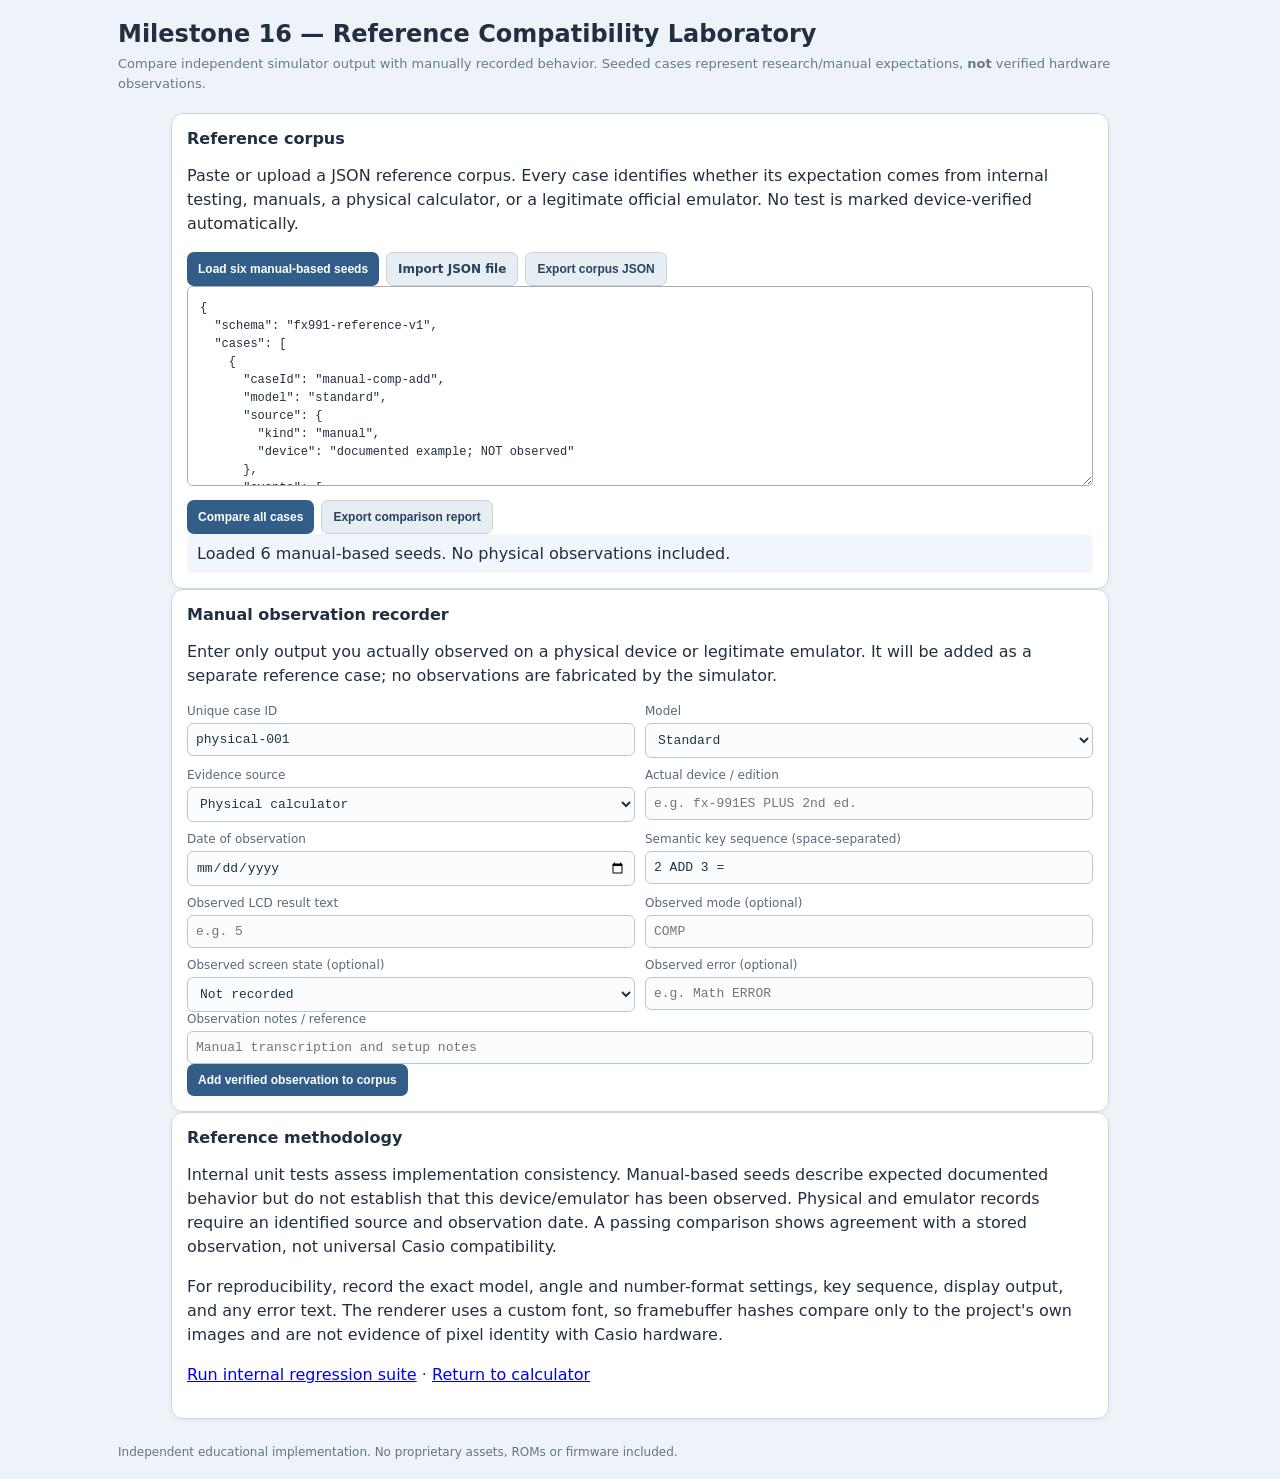
<file: tests/reference.html>
<!doctype html>
<html lang="en"><head><meta charset="utf-8"><meta name="viewport" content="width=device-width,initial-scale=1"><title>Milestone 16 — Reference Compatibility Laboratory</title><link rel="stylesheet" href="../styles.css"><style>textarea{width:100%;min-height:200px;padding:12px;font:12px/1.5 monospace;background:var(--panel,#fff);color:inherit;border:1px solid #aaa;border-radius:6px} .badge-ref{font-weight:700} .comparison{margin:8px 0;padding:9px;border:1px solid #aaa5;border-radius:7px} .comparison pre{white-space:pre-wrap;overflow-wrap:anywhere} .status-good{color:#137a48}.status-bad{color:#b23428} .refgrid{display:grid;grid-template-columns:1fr 1fr;gap:10px} .refgrid input,.refgrid select{width:100%;min-width:0;padding:8px} @media(max-width:650px){.refgrid{grid-template-columns:1fr}}</style></head>
<body><header><h1>Milestone 16 — Reference Compatibility Laboratory</h1><p>Compare independent simulator output with manually recorded behavior. Seeded cases represent research/manual expectations, <strong>not</strong> verified hardware observations.</p></header>
<main style="display:block;max-width:970px">
<section class="panel"><h2>Reference corpus</h2><p>Paste or upload a JSON reference corpus. Every case identifies whether its expectation comes from internal testing, manuals, a physical calculator, or a legitimate official emulator. No test is marked device-verified automatically.</p><div class="actions"><button class="button" id="load-seeds">Load six manual-based seeds</button><label class="button secondary" for="import-file">Import JSON file</label><input type="file" id="import-file" accept=".json,application/json" hidden><button class="button secondary" id="export-corpus">Export corpus JSON</button></div><textarea id="corpus" aria-label="Editable reference corpus JSON" spellcheck="false"></textarea><div class="actions"><button class="button" id="compare">Compare all cases</button><button class="button secondary" id="export-results">Export comparison report</button></div><div id="summary" class="status" aria-live="polite"></div><div id="results"></div></section>
<section class="panel"><h2>Manual observation recorder</h2><p>Enter only output you actually observed on a physical device or legitimate emulator. It will be added as a separate reference case; no observations are fabricated by the simulator.</p><div class="refgrid"><div class="field"><label for="case-id">Unique case ID</label><input id="case-id" value="physical-001"></div><div class="field"><label for="model">Model</label><select id="model"><option value="standard">Standard</option><option value="c">C edition</option></select></div><div class="field"><label for="kind">Evidence source</label><select id="kind"><option value="physical">Physical calculator</option><option value="official-emulator">Official emulator</option></select></div><div class="field"><label for="device">Actual device / edition</label><input id="device" placeholder="e.g. fx-991ES PLUS 2nd ed."></div><div class="field"><label for="observed-at">Date of observation</label><input id="observed-at" type="date"></div><div class="field"><label for="events">Semantic key sequence (space-separated)</label><input id="events" value="2 ADD 3 ="></div><div class="field"><label for="observed-result">Observed LCD result text</label><input id="observed-result" placeholder="e.g. 5"></div><div class="field"><label for="observed-mode">Observed mode (optional)</label><input id="observed-mode" placeholder="COMP"></div><div class="field"><label for="observed-view">Observed screen state (optional)</label><select id="observed-view"><option value="">Not recorded</option><option>edit</option><option>result</option><option>error</option><option>mode</option><option>setup</option></select></div><div class="field"><label for="observed-error">Observed error (optional)</label><input id="observed-error" placeholder="e.g. Math ERROR"></div></div><div class="field"><label for="notes">Observation notes / reference</label><input id="notes" placeholder="Manual transcription and setup notes"></div><button class="button" id="add-observation">Add verified observation to corpus</button><div id="record-message" role="status" class="muted"></div></section>
<section class="panel"><h2>Reference methodology</h2><p>Internal unit tests assess implementation consistency. Manual-based seeds describe expected documented behavior but do not establish that this device/emulator has been observed. Physical and emulator records require an identified source and observation date. A passing comparison shows agreement with a stored observation, not universal Casio compatibility.</p><p>For reproducibility, record the exact model, angle and number-format settings, key sequence, display output, and any error text. The renderer uses a custom font, so framebuffer hashes compare only to the project's own images and are not evidence of pixel identity with Casio hardware.</p><p><a href="../tests/acceptance.html">Run internal regression suite</a> · <a href="../index.html">Return to calculator</a></p></section>
</main><footer>Independent educational implementation. No proprietary assets, ROMs or firmware included.</footer>
<script src="../src/natural-editor.js"></script><script src="../src/decimal15.js"></script><script src="../src/display.js"></script><script src="../src/kernel.js"></script><script src="../src/keymap.js"></script><script src="../src/state-machine.js"></script><script src="../src/numerical.js"></script><script src="../src/modes.js"></script><script src="../src/c-edition.js"></script><script src="../src/reference.js"></script>
<script>
(function(){'use strict';const R=window.FX991_REFERENCE;const $=id=>document.getElementById(id);let last=null;
function download(name,data){const blob=new Blob([JSON.stringify(data,null,2)],{type:'application/json'}),url=URL.createObjectURL(blob),a=document.createElement('a');a.href=url;a.download=name;a.click();setTimeout(()=>URL.revokeObjectURL(url),2000)}
function message(text){$('record-message').textContent=text}
$('load-seeds').onclick=()=>{$('corpus').value=JSON.stringify(R.SEEDED,null,2);last=null;$('summary').textContent='Loaded 6 manual-based seeds. No physical observations included.';$('results').replaceChildren()};
$('import-file').onchange=async e=>{try{let content=await e.target.files[0].text(),validated=R.importCorpus(content);$('corpus').value=JSON.stringify(validated,null,2);$('summary').textContent='Imported '+validated.cases.length+' validated cases.'}catch(err){$('summary').textContent=err.message}e.target.value=''};
$('compare').onclick=()=>{const out=$('results');out.replaceChildren();try{last=R.runCorpus($('corpus').value,{trace:true});let c=last.counts;$('summary').textContent=c.passed+'/'+c.total+' matched; '+c.failed+' mismatched. Physical/emulator observations: '+c.observed+'; matched observed references: '+c.observedPassed+'.';last.results.forEach(r=>{let box=document.createElement('div');box.className='comparison';let head=document.createElement('strong');head.className=r.passed?'status-good':'status-bad';head.textContent=(r.passed?'MATCH':'MISMATCH')+' — '+r.caseId+' ['+r.sourceKind+']';box.append(head);let details=document.createElement('pre');details.textContent=r.error||r.checks.map(c=>(c.match?'✓ ':'✗ ')+c.field+': expected '+JSON.stringify(c.expected)+'; actual '+JSON.stringify(c.actual)).join('\n');box.append(details);let disclosure=document.createElement('details');let sum=document.createElement('summary');sum.textContent='View key-by-key state trace';disclosure.append(sum);let trace=document.createElement('pre');trace.textContent=JSON.stringify(r.steps||[],null,2);disclosure.append(trace);box.append(disclosure);out.append(box)})}catch(err){last=null;$('summary').textContent=err.message}};
$('export-corpus').onclick=()=>{try{download('fx991-reference-corpus.json',R.importCorpus($('corpus').value))}catch(err){$('summary').textContent=err.message}};
$('export-results').onclick=()=>{if(last)download('fx991-reference-comparison.json',last);else $('summary').textContent='Run comparison before exporting.'};
$('add-observation').onclick=()=>{try{let original=R.importCorpus($('corpus').value);const expected={};if(!$('observed-result').value.trim()&&!$('observed-error').value.trim())throw Error('Record observed result or error.');if($('observed-result').value.trim())expected.result=$('observed-result').value.trim();if($('observed-error').value.trim())expected.error=$('observed-error').value.trim();if($('observed-mode').value.trim())expected.mode=$('observed-mode').value.trim();if($('observed-view').value)expected.view=$('observed-view').value;
 const rec=R.makeObservation({caseId:$('case-id').value.trim(),model:$('model').value,kind:$('kind').value,device:$('device').value,observedAt:$('observed-at').value,events:$('events').value.trim().split(/\s+/),expected,notes:$('notes').value});original.cases.push(rec);const combined=R.importCorpus(original);$('corpus').value=JSON.stringify(combined,null,2);message('Recorded '+rec.caseId+'. Export the corpus JSON to retain this observation.');last=null}catch(err){message(err.message)}};
$('load-seeds').click();
})();
</script></body></html>
</file>
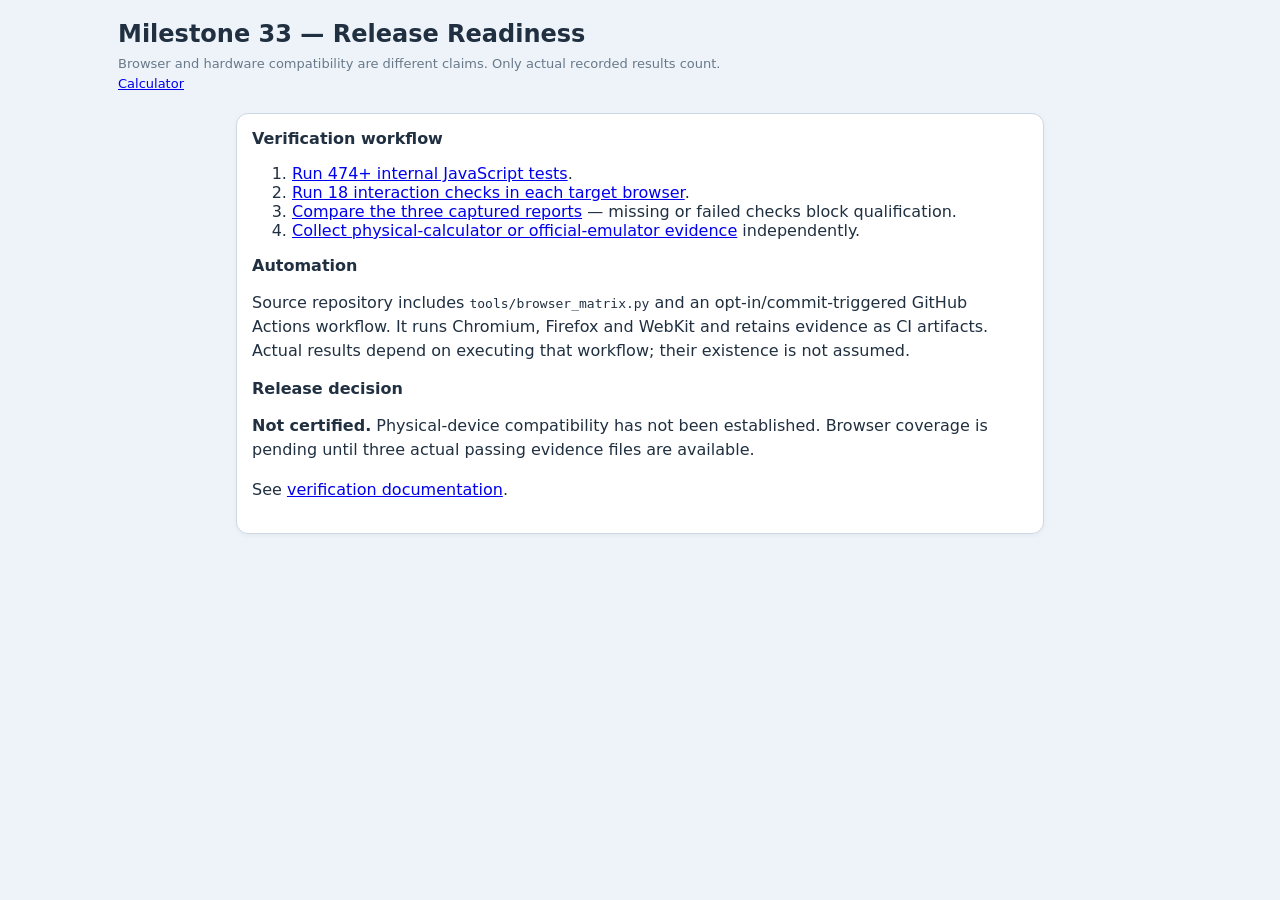
<file: tests/release-readiness.html>
<!doctype html>
<html lang="en"><head><meta charset="utf-8"><meta name="viewport" content="width=device-width,initial-scale=1"><title>Milestone 33 — Release Readiness</title><link rel="stylesheet" href="../styles.css"></head>
<body><header><h1>Milestone 33 — Release Readiness</h1><p>Browser and hardware compatibility are different claims. Only actual recorded results count.</p><p><a href="../index.html">Calculator</a></p></header>
<main style="display:block;max-width:840px"><section class="panel"><h2>Verification workflow</h2><ol><li><a href="acceptance.html">Run 474+ internal JavaScript tests</a>.</li><li><a href="browser-acceptance.html">Run 18 interaction checks in each target browser</a>.</li><li><a href="cross-browser.html">Compare the three captured reports</a> — missing or failed checks block qualification.</li><li><a href="device.html">Collect physical-calculator or official-emulator evidence</a> independently.</li></ol><h2>Automation</h2><p>Source repository includes <code>tools/browser_matrix.py</code> and an opt-in/commit-triggered GitHub Actions workflow. It runs Chromium, Firefox and WebKit and retains evidence as CI artifacts. Actual results depend on executing that workflow; their existence is not assumed.</p><h2>Release decision</h2><p role="status"><strong>Not certified.</strong> Physical-device compatibility has not been established. Browser coverage is pending until three actual passing evidence files are available.</p><p>See <a href="../docs/release-integration-m33.md">verification documentation</a>.</p></section></main></body></html>
</file>
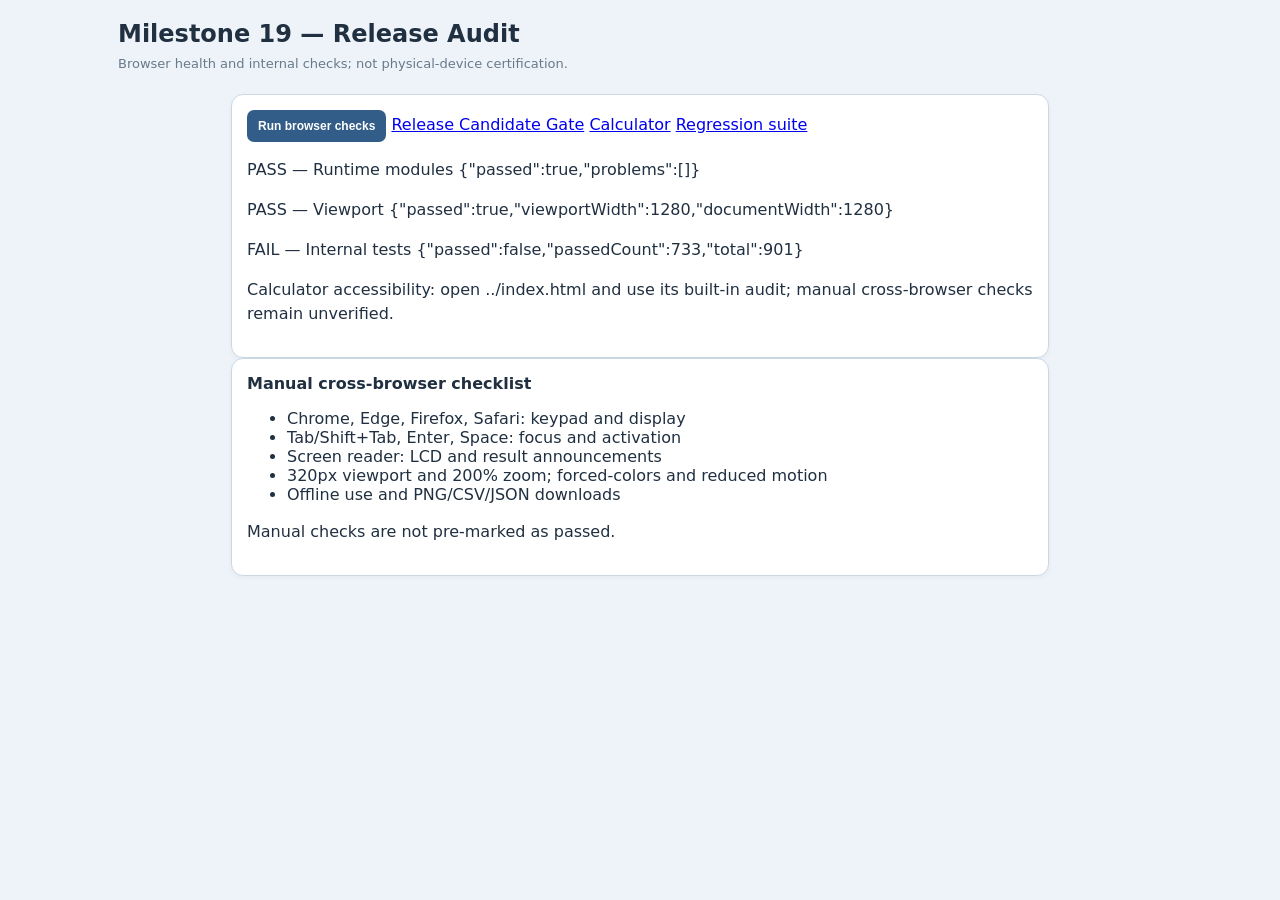
<file: tests/release.html>
<!doctype html>
<html lang="en"><head><meta charset="utf-8"><meta name="viewport" content="width=device-width,initial-scale=1"><title>Milestone 19 — Release Audit</title><link rel="stylesheet" href="../styles.css"></head><body>
<header><h1>Milestone 19 — Release Audit</h1><p>Browser health and internal checks; not physical-device certification.</p></header>
<main style="display:block;max-width:850px"><section class="panel"><button id="run" class="button">Run browser checks</button> <a href="rc.html">Release Candidate Gate</a> <a href="../index.html">Calculator</a> <a href="acceptance.html">Regression suite</a><div id="results" aria-live="polite"></div></section>
<section class="panel"><h2>Manual cross-browser checklist</h2><ul><li>Chrome, Edge, Firefox, Safari: keypad and display</li><li>Tab/Shift+Tab, Enter, Space: focus and activation</li><li>Screen reader: LCD and result announcements</li><li>320px viewport and 200% zoom; forced-colors and reduced motion</li><li>Offline use and PNG/CSV/JSON downloads</li></ul><p>Manual checks are not pre-marked as passed.</p></section></main>
<script src="../src/natural-editor.js"></script><script src="../src/decimal15.js"></script><script src="../src/display.js"></script><script src="../src/kernel.js"></script><script src="../src/numerical.js"></script><script src="../src/keymap.js"></script><script src="../src/state-machine.js"></script><script src="../src/modes.js"></script><script src="../src/c-edition.js"></script><script src="../src/reference.js"></script><script src="../src/differential.js"></script><script src="../src/release-audit.js"></script><script src="../src/release-candidate.js"></script><script src="cases.js"></script><script src="release-page.js"></script></body></html>
</file>
<file: styles.css>
:root{color-scheme:light;--bg:#edf3f8;--ink:#203041;--line:#cbd8e4;--blue:#315d88;--muted:#68798a}*{box-sizing:border-box}body{background:var(--bg);margin:0;font-family:system-ui,'Segoe UI',Arial,sans-serif;color:var(--ink)}header{max-width:1080px;margin:auto;padding:20px 18px 8px}h1{font-size:24px;margin:0 0 6px}h2{font-size:16px;margin:0 0 12px}p{line-height:1.5}header p{font-size:13px;margin:0;color:var(--muted)}main{max-width:1080px;margin:12px auto 26px;padding:0 16px;display:grid;grid-template-columns:minmax(315px,390px) minmax(0,1fr);gap:18px;align-items:start}.calculator{background:linear-gradient(135deg,#505e70,#2c3b4d 72%,#1e2938);border:2px solid #152433;border-radius:24px 24px 34px 34px;padding:20px 15px 26px;box-shadow:inset 1px 2px 3px #a2adb8,6px 12px 28px #24374a35}.branding{display:flex;justify-content:space-between;color:white;font-size:17px;letter-spacing:1px;font-weight:900}.branding small{font-size:10px;color:#e0dfd0}.model{text-align:right;color:#e8d5a0;font-weight:bold;font-size:15px;margin:3px 0 13px}.lcd-housing{background:#0e1a25;border-radius:9px;padding:10px}.lcd-glass{padding:5px;border:2px solid #7f8a7c;background:#cbd5bd}.lcd-glass canvas{display:block;width:100%;height:auto;image-rendering:pixelated;aspect-ratio:96/31}.keys{display:grid;grid-template-columns:repeat(6,minmax(0,1fr));gap:7px 5px;margin-top:14px}.key-cell{min-width:0}.alt{color:#f5cf67;height:12px;font-size:9px;text-align:center}.key{height:36px;width:100%;border-radius:6px;background:linear-gradient(#edf1f4,#b7c4cd);border:1px solid #7f91a4;box-shadow:0 2px 0 #66788b;font-size:12px;font-weight:800;color:#1e3445;cursor:pointer}.key.dark{background:linear-gradient(#5e7182,#344a5d);color:#fff}.key.orange{background:linear-gradient(#e5ad85,#ae643c);color:#fff}.key.gold{background:linear-gradient(#f2dd97,#ba963d)}.key:focus-visible,.button:focus-visible{outline:3px solid #90cef9;outline-offset:2px}.key:active{transform:translateY(2px);box-shadow:none}.side{display:flex;flex-direction:column;gap:11px;min-width:0}.panel{background:white;border:1px solid var(--line);border-radius:12px;padding:15px;box-shadow:0 2px 5px #253e4d0b}.grid2{display:grid;grid-template-columns:repeat(2,minmax(0,1fr));gap:10px}.field{display:flex;flex-direction:column;gap:5px}.field label{font-size:12px;color:#546a7e}.field select,.field input,.field textarea{font:13px ui-monospace,monospace;width:100%;border:1px solid #b6c9d9;border-radius:6px;background:#fafcfe;color:#1d3545;padding:8px}.button{background:#315d88;color:white;border:0;border-radius:7px;padding:9px 11px;font-weight:bold;cursor:pointer;font-size:12px}.button.secondary{background:#e6edf3;color:#29425d;border:1px solid #c6d4e1}.actions{display:flex;gap:7px;flex-wrap:wrap;margin-top:10px}.muted{color:#667989;font-size:12px;line-height:1.6}.mono{font:12px/1.65 ui-monospace,monospace;white-space:pre-wrap;overflow-wrap:anywhere}.status{background:#f0f6fb;padding:10px;border-radius:7px}.history{max-height:150px;overflow:auto}.history button{display:block;text-align:left;width:100%;border:0;background:none;padding:7px;border-bottom:1px solid #e1e8ee;color:#294963;font:12px ui-monospace,monospace;cursor:pointer}.history button:hover{background:#eef5fb}.warning{font-size:12px;padding:10px;border-radius:8px;background:#fff6e7;border:1px solid #f0d9ae}.tag{display:inline-block;background:#edf2f6;padding:3px 7px;border-radius:5px;font-size:11px;margin:2px}footer{max-width:1080px;margin:0 auto 20px;padding:0 18px;font-size:12px;color:#657587}.test{display:flex;justify-content:space-between;gap:12px;padding:7px 0;border-bottom:1px solid #e0e8ee;font-size:12px}.pass{color:#127245;font-weight:700}.fail{color:#ae3b2f;font-weight:700}.stats{font-weight:700;margin:9px 0}@media(max-width:740px){main{grid-template-columns:1fr}.calculator{max-width:390px;margin:0 auto;width:100%}header{padding-top:15px}h1{font-size:19px}}@media print{.calculator,.actions{break-inside:avoid}}

/* Milestone 9: independent browser structural math preview (not Casio glyph artwork). */
.natural-panel{margin:12px 0;padding:12px;border:1px solid #c6d9e9;background:#f6faff;border-radius:9px}
.natural-header{display:flex;justify-content:space-between;gap:8px;align-items:center;font-size:13px}
.natural-preview{margin:9px 0;min-height:79px;overflow-x:auto;overflow-y:hidden;white-space:nowrap;direction:ltr;text-align:left;display:flex;align-items:center;padding:13px 9px;background:white;border:1px solid #b7cde1;border-radius:7px;font:24px Georgia,'Cambria Math',serif;line-height:1.35}
.natural-preview.invalid{border-style:dashed}
.natural-toolbar{display:flex;flex-wrap:wrap;gap:5px}
.natural-toolbar .button{padding:6px 9px;font-size:11px}
.nd-caret{display:inline-block;height:1.16em;min-width:2px;background:#245f9a;vertical-align:-.25em;animation:ndblink 1s step-end infinite}
@keyframes ndblink{50%{opacity:0}}
.nd-empty{display:inline-block;min-width:.48em;color:#8ca5bd;border-bottom:1px dashed #a6b8ca;text-align:center}
.nd-frac{display:inline-flex;flex-direction:column;align-items:center;justify-content:center;vertical-align:middle;line-height:1.12;margin:0 3px;min-width:.65em}
.nd-num,.nd-den{display:block;text-align:center;white-space:nowrap;padding:1px 4px;min-height:1em}
.nd-num{border-bottom:1.5px solid currentColor}
.nd-power{font-size:.65em;align-self:flex-start;vertical-align:super;line-height:1.1;margin:0 1px}
.nd-root{display:inline-flex;align-items:flex-start;gap:1px;margin:0 3px}
.nd-root>.nd-radicand{border-top:1.4px solid currentColor;padding:0 3px 0 1px;display:inline-block}
.nd-root>sup{font-size:.55em;margin-top:-.2em}
.nd-func{font-style:normal}
@media(prefers-reduced-motion:reduce){.nd-caret{animation:none}}

/* Respect conditional numerical parameter visibility. */
[hidden] { display: none !important; }

/* Milestone 15: preserve logical LCD pixel geometry at all view sizes. */
#lcd {image-rendering:pixelated;image-rendering:crisp-edges;aspect-ratio:96 / 31;}

/* Milestone 18: accessible keyboard navigation and scalable typography. */
.sr-only{position:absolute!important;width:1px;height:1px;padding:0;margin:-1px;overflow:hidden;clip:rect(0,0,0,0);white-space:nowrap;border:0}
.skip-link{position:absolute;left:12px;top:-70px;z-index:1000;padding:12px 16px;background:#fff;color:#143b63;border:3px solid #143b63;border-radius:6px}
.skip-link:focus{top:12px}
button:focus-visible,a:focus-visible,input:focus-visible,select:focus-visible{outline:3px solid #165fb0;outline-offset:3px}
.release-links{grid-column:1/-1;display:flex;flex-wrap:wrap;gap:16px;padding:10px 0;font-size:13px}
.release-links a{color:#164d7d;text-decoration:underline}
@media(prefers-reduced-motion:reduce){*,*::before,*::after{scroll-behavior:auto!important;animation-duration:.01ms!important;transition-duration:.01ms!important}}
@media(forced-colors:active){.key,.button,.calculator,.lcd-glass{forced-color-adjust:auto;border:1px solid ButtonText}}

.history-heading{margin-top:15px}
/* Milestone 32: mobile input hit targets, evidence comparisons, and keyboard visibility. */
.evidence-layout{display:block;max-width:1000px}.evidence-layout>.panel{margin-bottom:16px}
.comparison-scroll{overflow-x:auto;max-width:100%}.evidence-table{width:100%;border-collapse:collapse;min-width:560px;font-size:13px}.evidence-table th,.evidence-table td{padding:9px;text-align:left;border-bottom:1px solid #b6c9d9}.evidence-table th{background:#e8f1f8}.evidence-layout input[type=file]{display:block;margin:12px 0;max-width:100%}
#status[data-ready="true"]{color:#12603a;font-weight:700}#status[data-ready="false"]{color:#9a3c18;font-weight:700}
@media(max-width:420px){main{padding:0 9px;grid-template-columns:minmax(0,1fr)}.calculator{padding:13px 10px 19px}.keys{gap:6px 4px}.key{min-height:42px;height:auto;padding:8px 1px}.side .panel{padding:12px}.grid2{grid-template-columns:minmax(0,1fr)}.evidence-table{font-size:12px}}
@media(prefers-reduced-motion:reduce){.key:active{transform:none}}

/* Milestone 54: separate physical zones, without Casio proprietary graphics. */
.keys { display:flex; flex-direction:column; gap:10px; margin-top:16px; }
.keypad-group { display:grid; min-width:0; gap:5px 4px; }
.keypad-top {grid-template-columns:repeat(8,minmax(0,1fr));}
.keypad-scientific {grid-template-columns:repeat(6,minmax(0,1fr));}
.keypad-numeric {grid-template-columns:repeat(5,minmax(0,1fr)); gap:6px 5px;}
.keypad-top .key {height:30px;font-size:9px;border-radius:50%;padding:0;}
.keypad-scientific .key {height:30px;font-size:10px;}
.keypad-numeric .key {height:37px;font-size:15px;border-radius:6px;}
.keypad-group .key-cell {min-width:0;}
.keypad-group .key-spacer {pointer-events:none;}
.keypad-group .alt {height:12px;line-height:12px;font-size:9px;overflow:hidden;white-space:nowrap;color:#f3d56c;}
.keypad-group .key.green {background:linear-gradient(#c6df8d,#7dab43);color:#183718;border-color:#6c9045;}
.keypad-group .key.number {background:linear-gradient(#e7ebf0,#9eabbc);color:#192939;}
.keypad-group .key:disabled {opacity:.4;cursor:not-allowed;border-style:dashed;box-shadow:none;}
.keypad-group .key:not(:disabled):focus-visible {outline:3px solid #aee2ff;outline-offset:2px;}
@media(max-width:420px) {
 .keypad-group {gap:5px 3px;}
 .keypad-top .key {font-size:8px;height:34px;}
 .keypad-scientific .key {font-size:9px;height:34px;}
 .keypad-numeric .key {font-size:14px;min-height:44px;}
}

/* Physical-reference workbench: compatible with strict CSP. */
.device-workbench-main {display:block;max-width:960px}
.device-prewrap {white-space:pre-wrap;overflow-wrap:anywhere}


/* Phase 9 — evidence collection coverage, never a certification badge. */
.device-plan-coverage{margin:15px 0;padding:12px 16px;border:1px solid #c3cec0;border-radius:10px;background:#f1f5ec;color:#22312c}
.device-plan-coverage h3{margin:0 0 8px;font-size:1.08rem}
.device-category-grid{display:grid;grid-template-columns:repeat(auto-fit,minmax(150px,1fr));gap:7px}
.device-category-item{display:flex;justify-content:space-between;gap:10px;padding:7px 9px;border:1px solid #d1d9cb;border-radius:7px;background:#fff;font-size:.86rem}
.device-category-item strong{text-transform:capitalize}
.device-category-item span{font-variant-numeric:tabular-nums}
@media(max-width:460px){.device-category-grid{grid-template-columns:1fr 1fr}.device-category-item{flex-direction:column;gap:3px}}


/* Phase 11: local photo preview; review status is always unverified. */
.device-photo-panel{margin:12px 0;padding:12px;border:1px solid #c6d0c6;border-radius:9px;background:#f5f7f2}
.device-photo-panel p{overflow-wrap:anywhere;font-size:.87rem}
.device-photo-preview{display:block;max-width:100%;max-height:320px;object-fit:contain;border:1px solid #8d9f8e;background:white;margin:8px 0}
.device-photo-preview[hidden]{display:none}


/* Phase 15: editable mixed fraction has an independent whole-number slot. */
.nd-mixed{display:inline-flex;align-items:center;vertical-align:middle;gap:2px;padding:0 2px;white-space:nowrap}
.nd-mixed .nd-whole{display:inline-block;min-width:.55em;text-align:center}
.nd-mixed .nd-frac{margin:0}


/* Phase 16: key-step observation guide is text-only, without simulated observations. */
.device-step-row{display:grid;grid-template-columns:minmax(110px,1fr) minmax(180px,2fr);
 gap:10px;border-bottom:1px solid #d1d9cb;padding:6px 4px;font-size:.86rem}
.device-step-row span:first-child{font-family:monospace;font-weight:700}
.device-step-row span:last-child{color:#5a6c5d}
@media(max-width:480px){.device-step-row{grid-template-columns:1fr;gap:2px}}

/* Phase 17: readable, responsive physical checkpoint observation form. */
.checkpoint-capture-row{
    display:grid;
    grid-template-columns:repeat(2,minmax(0,1fr));
    gap:10px 14px;
    padding:14px 0;
    border-bottom:1px solid #cdd8cc;
}
.checkpoint-capture-row:last-child{border-bottom:0}
.checkpoint-capture-row>strong{grid-column:1/-1;font-size:.94rem;color:#224d3b}
.checkpoint-capture-row label{
    display:flex;
    flex-direction:column;
    gap:5px;
    min-width:0;
    font-size:.83rem;
    font-weight:600;
    line-height:1.4;
}
.checkpoint-capture-row input{
    display:block;
    width:100%;
    box-sizing:border-box;
    min-height:36px;
    font:inherit;
    font-weight:400;
}
@media(max-width:540px){.checkpoint-capture-row{grid-template-columns:minmax(0,1fr)}}

/* Error explanations appear below the LCD, never inside the calculator raster. */
.calc-error-help{margin:10px 0 0;padding:10px 12px;border:1px solid #efc98b;border-radius:9px;
 background:#fff5df;color:#352c1e;font-size:13px;line-height:1.45}
.calc-error-help[hidden]{display:none}
.calc-error-help strong{display:block;font-size:14px;margin-bottom:3px}
.calc-error-help p{margin:0;overflow-wrap:anywhere}


/* P2-01: manufacturer case proportions (161.5 × 77 × 11.1 mm).
 * Original browser artwork: proportions are a design baseline, not a
 * millimetre-calibrated capture or certification of physical key geometry. */
.calculator {
    aspect-ratio: 77 / 161.5;
    display: flex;
    flex-direction: column;
    min-height: 0;
}
.calculator .keys {
    flex: 1 0 auto;
    justify-content: space-evenly;
}
.calculator .keypad-scientific .key,
.calculator .keypad-numeric .key {
    transition: filter 90ms ease;
}
.calculator .keypad-group .key:focus-visible {
    outline: 3px solid #aee2ff;
    outline-offset: 2px;
}
@media (max-width: 420px) {
    .calculator { aspect-ratio: auto; min-height: 0; }
    .calculator .keys { flex: 0 0 auto; }
}
@media (prefers-reduced-motion: reduce) {
    .calculator .keypad-group .key { transition: none; }
}

/* Hardware-inspired direction-pad geometry, built with original CSS only.
 * A compact 3-row cross replaces the previous four keys in a line. */
.keypad-top{
    display:grid;
    grid-template-columns:repeat(8,minmax(0,1fr));
    grid-template-rows:repeat(3,24px);
    align-items:center;
    column-gap:4px;
    row-gap:1px;
}
.keypad-top .key-cell{align-self:center}
.keypad-top .key-cell .alt{display:none}
.keypad-top .key{height:23px;min-height:23px;font-size:9px;border-radius:14px}
.keypad-top .key-cell:nth-child(1){grid-column:1;grid-row:2}
.keypad-top .key-cell:nth-child(2){grid-column:2;grid-row:2}
.keypad-top .key-cell:nth-child(3){grid-column:4;grid-row:2}
.keypad-top .key-cell:nth-child(4){grid-column:5;grid-row:1}
.keypad-top .key-cell:nth-child(5){grid-column:5;grid-row:3}
.keypad-top .key-cell:nth-child(6){grid-column:6;grid-row:2}
.keypad-top .key-cell:nth-child(7){grid-column:7;grid-row:2}
.keypad-top .key-cell:nth-child(8){grid-column:8;grid-row:2}
.keypad-top .key.alpha{
    background:linear-gradient(#d39a94,#a34946);
    border-color:#7e3838;
    color:#fff;
    box-shadow:0 2px 0 #672d2d;
}
.keypad-top .key.gold{
    background:linear-gradient(#eed996,#c29d42);
    border-color:#9c792f;
    color:#252b30;
}
@media(max-width:420px){
    .keypad-top .key{height:23px;min-height:23px;font-size:8px;padding:0}
}

/* Independent hardware-inspired solar panel and dual-function legends. */
.solar-panel{
    width:46%;
    max-width:165px;
    height:23px;
    margin:0 0 11px auto;
    padding:3px;
    display:grid;
    grid-template-columns:repeat(4,1fr);
    gap:2px;
    border:2px solid #1f2b35;
    border-radius:4px;
    background:linear-gradient(125deg,#8c9da1,#34444a);
    box-shadow:inset 0 0 0 1px #b0bac0,0 2px 3px #1b273452;
}
.solar-panel span{
    background:linear-gradient(120deg,#283d4c,#111e2d 68%,#435b67);
    border:1px solid #4f626d;
    border-radius:1px;
}
.keypad-group .key-cell{position:relative}
.keypad-group .alt{
    text-align:left;
    padding-right:20%;
    overflow:hidden;
    text-overflow:clip;
}
.keypad-group .alt-alpha{
    position:absolute;
    top:0;
    right:0;
    height:12px;
    line-height:12px;
    font-size:9px;
    font-weight:700;
    color:#e68683;
    pointer-events:none;
    white-space:nowrap;
}
.keypad-top .alt-alpha{display:none}
@media(max-width:420px){
    .solar-panel{height:19px;max-width:130px}
    .keypad-group .alt-alpha{font-size:8px}
}


/* Reference-inspired fx-991ES PLUS LCD: outer glass is taller than its
 * logical 96:31 bitmap. Keep logical pixels square and centered rather
 * than stretching characters to the physical housing proportions. */
.calculator .lcd-housing {
    width: 100%;
    aspect-ratio: 2.64 / 1;
    display: flex;
    align-items: stretch;
    justify-content: center;
    padding: 7px;
    border: 2px solid #050d16;
    border-radius: 13px;
    background: linear-gradient(145deg,#03080d,#273440 10%,#050a10 25%,#101c25 85%,#53616b);
    box-shadow: inset 0 2px 3px #5b6870, inset 0 -3px 5px #000, 0 2px 2px #a1b1bf55;
}
.calculator .lcd-glass {
    width: 100%;
    min-width: 0;
    display: flex;
    align-items: center;
    justify-content: center;
    padding: 3px 4px;
    border: 2px solid #829789;
    border-radius: 7px;
    background: linear-gradient(175deg,#cedfcb,#d5e3d0 45%,#bfceb9);
    box-shadow: inset 0 2px 5px #526b59b0, inset 0 -1px 2px #f4fff1, 0 0 0 2px #050d13;
    overflow: hidden;
}
.calculator .lcd-glass canvas#lcd {
    display: block;
    width: 100%;
    height: auto;
    aspect-ratio: 96 / 31;
    image-rendering: pixelated;
    image-rendering: crisp-edges;
    background: #d0decc;
}

/* REA: independently implemented pop-up LCD and opt-in KeyLog. */
.emulator-tools-actions{display:flex;flex-wrap:wrap;gap:7px;margin:10px 0}
.calculator .emulator-tools-actions .button{font-size:11px;padding:7px 9px}
.emulator-tools-dialog{width:min(94vw,880px);max-width:880px;max-height:90vh;overflow:auto;
 border:2px solid #52677b;border-radius:12px;padding:18px;background:#f6f8f4;color:#203041;
 box-shadow:0 16px 45px #101f3080}
.emulator-tools-dialog::backdrop{background:#091521ac}
.emulator-tools-header{display:flex;justify-content:space-between;align-items:center;gap:15px;margin-bottom:14px}
.emulator-popup-canvas{display:block;width:100%;height:auto;aspect-ratio:96 / 31;
 image-rendering:pixelated;image-rendering:crisp-edges;background:#cfdbc9;border:8px solid #1c2934}
.emulator-keylog-list{margin:12px 0;padding:10px 10px 10px 30px;background:white;border:1px solid #c5d1dc;
 border-radius:7px;max-height:48vh;overflow:auto;font:12px/1.6 ui-monospace,Consolas,monospace;overflow-wrap:anywhere}
.emulator-keylog-list li{padding:2px 0;border-bottom:1px solid #e6ecf1;list-style:none}
.emulator-tools-dialog button:focus-visible{outline:3px solid #316ab5;outline-offset:2px}


/* REA physical-key geometry v2, calibrated to the 644x1250 emulator
 * face bitmap. Coordinate reference: shell x=65..605, y=49..1184.
 * Original CSS artwork: no manufacturer's image is redistributed.
 * This is a geometric approximation pending direct interactive validation.
 */
.calculator{
 position:relative;
 width:100%;
 aspect-ratio:540 / 1135;
 padding:0;
 min-height:0;
 display:block;
 border:2px solid #353535;
 border-radius:13% 13% 11% 11% / 6% 6% 5% 5%;
 background:linear-gradient(93deg,#383838,#505050 12%,#505050 88%,#383838);
 box-shadow:inset 2px 0 5px #8884,inset -3px 0 8px #1115,5px 12px 22px #17202944;
}
.calculator .branding{
 position:absolute;top:4.4%;left:10%;right:10%;
 font-size:clamp(16px,2vw,22px);letter-spacing:.015em;
}
.calculator .branding small{font-size:8px;letter-spacing:0;color:#c3ccd1}
.calculator .model{
 position:absolute;top:9%;left:10%;right:10%;
 font-size:clamp(9px,1vw,12px);margin:0;text-align:left;color:#e9e5d6
}
.calculator .solar-panel{display:none}
.calculator .lcd-housing{
 position:absolute;left:7%;top:14%;width:86%;height:18%;
 aspect-ratio:auto;min-height:0;margin:0;
}
.calculator .keys{
 position:absolute;left:8%;top:35%;width:84%;height:61%;
 margin:0;display:block;flex:none;
}
.calculator .keypad-group{position:absolute;width:100%;margin:0;min-width:0}
.calculator .keypad-top{
 top:0;height:17%;display:block;
 grid-template-columns:none;grid-template-rows:none;
}
.calculator .keypad-top .key-cell{
 position:absolute;display:block;
 width:13.5%;height:31%;transform:translateX(-50%);
 grid-column:auto!important;grid-row:auto!important;
}
.calculator .keypad-top .key-cell:nth-child(1){left:7.3%;top:12%}
.calculator .keypad-top .key-cell:nth-child(2){left:23.1%;top:12%}
.calculator .keypad-top .key-cell:nth-child(3){left:38%;top:40%}
.calculator .keypad-top .key-cell:nth-child(4){left:50%;top:8%}
.calculator .keypad-top .key-cell:nth-child(5){left:50%;top:70%}
.calculator .keypad-top .key-cell:nth-child(6){left:62%;top:40%}
.calculator .keypad-top .key-cell:nth-child(7){left:77%;top:12%}
.calculator .keypad-top .key-cell:nth-child(8){left:93%;top:12%}
.calculator .keypad-top .key{
 display:block;width:100%;height:100%;min-height:0;
 padding:0;font-size:clamp(9px,1.25vw,12px);
 border-radius:50%;box-shadow:0 2px 1px #111b;
}
.calculator .keypad-top .key-cell:nth-child(n+3):nth-child(-n+6) .key{
 border-radius:28%;background:linear-gradient(#929292,#696969);color:#fff
}
.calculator .keypad-top .key-cell:nth-child(7)::before,
.calculator .keypad-top .key-cell:nth-child(8)::before{
 position:absolute;bottom:100%;left:0;right:0;
 text-align:center;color:#fff;font-size:clamp(8px,1vw,10px);
 pointer-events:none;
}
.calculator .keypad-top .key-cell:nth-child(7)::before{content:"MODE"}
.calculator .keypad-top .key-cell:nth-child(8)::before{content:"ON"}
.calculator .keypad-scientific{
 top:16%;height:37%;display:grid;
 grid-template-columns:repeat(6,minmax(0,1fr));
 grid-template-rows:repeat(4,minmax(0,1fr));
 column-gap:3%;row-gap:0;align-items:stretch;
}
.calculator .keypad-numeric{
 top:56%;height:44%;display:grid;
 grid-template-columns:repeat(5,minmax(0,1fr));
 grid-template-rows:repeat(4,minmax(0,1fr));
 column-gap:3%;row-gap:0;align-items:stretch;
}
.calculator .keypad-scientific .key-cell,
.calculator .keypad-numeric .key-cell{
 display:flex;flex-direction:column;justify-content:flex-end;
 min-width:0;min-height:0;padding-bottom:12%;
}
.calculator .keypad-group .alt{
 flex:none;width:100%;height:17%;min-height:10px;line-height:1;
 font-size:clamp(8px,1.06vw,11px);
 text-align:center;padding:0;overflow:visible;
 color:#e99bea;white-space:nowrap;
}
.calculator .keypad-group .alt-alpha{
 right:0;top:3%;height:10%;line-height:1;
 font-size:clamp(7px,1vw,10px);
}
.calculator .keypad-scientific .key,
.calculator .keypad-numeric .key{
 flex:none;width:100%;height:60%;min-height:0;
 border:1px solid #18191c;border-radius:6px;
 box-shadow:0 2px 1px #1118;
 padding:0;font-weight:700;
}
.calculator .keypad-scientific .key{
 height:54%;font-size:clamp(10px,1.45vw,16px);
 background:linear-gradient(#171b25,#070b12);color:#fff;
}
.calculator .keypad-numeric .key{
 height:66%;font-size:clamp(16px,2.55vw,29px);
 background:linear-gradient(#a3a5ad,#7e818c);color:white;
 border-color:#8b8d94;border-radius:9px;
}
.calculator .keypad-numeric .key.green{
 background:linear-gradient(#d829a4,#a50972);
 color:#fff;border-color:#ac157d;
}
.calculator .keypad-numeric .key.number{
 background:linear-gradient(#a6a7b0,#888b95);
 color:#fff;border-color:#9d9ea4;
}
.calculator .keypad-numeric .key.orange{background:#a3a5ad}
.calculator .keypad-scientific .key.gold,
.calculator .keypad-scientific .key.dark,
.calculator .keypad-scientific .key.orange{
 background:linear-gradient(#171b25,#070b12);color:#fff;
}
.calculator .keypad-group .key-spacer{visibility:hidden}
.calculator .keypad-group .key:focus-visible{outline:3px solid #80d4ff;outline-offset:2px}
.calculator .keypad-group .key:active{transform:translateY(1px)}
.calculator > .emulator-tools-actions{
 position:absolute;top:100%;left:0;right:0;
 justify-content:center;padding-top:10px;
}
.calculator .calc-error-help{
 position:absolute;left:0;right:0;top:103%;
 z-index:2;margin:0;
}
@media(max-width:740px){
 .calculator{width:min(100%,390px);max-width:390px;margin:0 auto 50px}
 .calculator .branding{font-size:18px}
 .calculator .keypad-group .alt{font-size:9px}
 .calculator .keypad-scientific .key{font-size:13px}
 .calculator .keypad-numeric .key{font-size:22px}
}
@media(max-width:420px){
 .calculator{aspect-ratio:540 / 1135;min-height:0}
 .calculator .keys{flex:none}
 .calculator .keypad-top .key{height:100%;min-height:0}
 .calculator .keypad-scientific .key{height:54%;min-height:0}
 .calculator .keypad-numeric .key{height:66%;min-height:0}
}
@media print{.calculator{break-inside:avoid}}


/* Screenshot-fidelity calibration, reference image 316 x 628:
 * calculator bounds x=24..294, y=22..591; 270 x 569 pixels.
 * Visual geometry and colors are based on the user-provided screenshot.
 * Uses independent CSS rather than a noninteractive background bitmap.
 */
.calculator{
    container-type:inline-size;
    width:min(100%,320px);
    max-width:320px;
    margin-inline:auto;
    aspect-ratio:270 / 569;
    border:1px solid #444;
    border-radius:12.5% 12.5% 10% 10% / 6.7% 6.7% 5.2% 5.2%;
    background:#4b4b4b;
    box-shadow:0 4px 7px #1515157d, inset 1px 1px 1px #6b6b6b;
    overflow:visible;
}
.calculator .branding{
    top:4.1%;left:9.6%;right:9.6%;
    font:bold 6cqw/1 Arial,Helvetica,sans-serif;
    letter-spacing:-.035em;
    color:#f7f7f7;
}
.calculator .branding small,.calculator .model{display:none}
.calculator .lcd-housing{
    top:14.0%;left:6.65%;width:86.7%;height:18.1%;
    border:0;border-radius:10px;padding:8px;
    background:#050505;box-shadow:none;
}
.calculator .lcd-glass{
    border:0;border-radius:2px;padding:0;
    background:#d7e4d7;box-shadow:none;
}
.calculator .lcd-glass canvas#lcd{
    aspect-ratio:96 / 31;
    background:#d4e1d3;
    image-rendering:pixelated;
}
.calculator .keys{
    top:34.9%;left:8.2%;width:83.6%;height:61.1%;
}
.calculator .keypad-top{top:0;height:21%}
.calculator .keypad-top .key-cell{
    width:12%;height:33%;transform:translateX(-50%);
}
.calculator .keypad-top .key-cell:nth-child(1){left:6.8%;top:13%}
.calculator .keypad-top .key-cell:nth-child(2){left:23.1%;top:13%}
.calculator .keypad-top .key-cell:nth-child(3){left:38.2%;top:43%}
.calculator .keypad-top .key-cell:nth-child(4){left:50%;top:3%}
.calculator .keypad-top .key-cell:nth-child(5){left:50%;top:64%}
.calculator .keypad-top .key-cell:nth-child(6){left:61.8%;top:43%}
.calculator .keypad-top .key-cell:nth-child(7){left:77%;top:13%}
.calculator .keypad-top .key-cell:nth-child(8){left:93.5%;top:13%}
.calculator .keypad-top .key{
    border-radius:50%;background:#8f8f91;color:#fff;
    border:1.5px solid #090909;
    box-shadow:0 1px 1px #151515;
    font:700 3.4cqw/1 Arial,Helvetica,sans-serif;
}
.calculator .keypad-top .key-cell:nth-child(n+3):nth-child(-n+6) .key{
    border-radius:29%;background:#99999b;border-color:#111;
    color:#111;
}
.calculator .keypad-top .key-cell:nth-child(7)::before,
.calculator .keypad-top .key-cell:nth-child(8)::before{display:none}
.calculator .keypad-top .key-cell:nth-child(7) .key,
.calculator .keypad-top .key-cell:nth-child(8) .key{
    font-size:3.8cqw;
}
.calculator .keypad-scientific{
    top:22%;height:40%;
    grid-template-rows:repeat(4,minmax(0,1fr));
    column-gap:3%;row-gap:0;
}
.calculator .keypad-numeric{
    top:63%;height:37%;
    grid-template-rows:repeat(4,minmax(0,1fr));
    column-gap:3%;row-gap:0;
}
.calculator .keypad-scientific .key-cell,
.calculator .keypad-numeric .key-cell{
    padding-bottom:6%;
}
.calculator .keypad-group .alt{
    flex:0 0 auto;
    width:100%;height:27%;min-height:0;
    overflow:visible;
    text-align:center;line-height:1;
    font:700 2.75cqw/1 Arial,Helvetica,sans-serif;
    color:#ffe36f;
    padding:0;white-space:nowrap;
}
.calculator .keypad-group .alt-alpha{
    top:0;right:0;
    height:auto;
    font:700 2.6cqw/1 Arial,Helvetica,sans-serif;
    color:#e9a1cf;
    white-space:nowrap;
}
.calculator .keypad-scientific .key{
    height:64%;min-height:0;
    border-radius:4px;
    border:1px solid #121212;
    background:#0c0d10;color:#fff;
    box-shadow:0 1px 1px #171717aa;
    font:700 4.7cqw/1 Arial,Helvetica,sans-serif;
}
.calculator .keypad-scientific .key.dark,
.calculator .keypad-scientific .key.gold,
.calculator .keypad-scientific .key.orange{
    background:#0c0d10;color:#fff;
}
.calculator .keypad-numeric .key{
    height:74%;min-height:0;
    border:0;border-radius:7px;
    background:#99999c;color:white;
    box-shadow:inset 0 1px #c6c6c7,0 1px 1px #25252565;
    font:400 8.1cqw/1 Arial,Helvetica,sans-serif;
}
.calculator .keypad-numeric .key.number,
.calculator .keypad-numeric .key.orange{
    background:#99999c;color:#fff;border:0;
}
.calculator .keypad-numeric .key.green{
    background:#7fae29;color:#fff;border:0;
    box-shadow:inset 0 1px #9bcb48,0 1px 1px #25252565;
    font-size:6.2cqw;font-weight:500;
}
.calculator .keypad-numeric .key-cell:nth-child(5) .key,
.calculator .keypad-numeric .key-cell:nth-child(4) .key{
    font-size:6.4cqw;
}
.calculator .keypad-numeric .key-cell:nth-child(20) .key{
    background:#858588;font-size:7cqw;
}
.calculator .keypad-group .key:focus-visible{outline:2px solid #ffdf50;outline-offset:1px}
@media(max-width:740px){
    .calculator{width:min(100%,320px);max-width:320px;margin:0 auto 55px}
    .calculator .branding{font-size:6cqw}
    .calculator .keypad-group .alt{font-size:2.75cqw}
    .calculator .keypad-scientific .key{font-size:4.7cqw}
    .calculator .keypad-numeric .key{font-size:8.1cqw}
}
@media(max-width:420px){
    .calculator{aspect-ratio:270 / 569}
    .calculator .keypad-top .key{height:100%;min-height:0}
    .calculator .keypad-scientific .key{height:64%;min-height:0}
    .calculator .keypad-numeric .key{height:74%;min-height:0}
}
/* ======================================================================
   fx-991ES screenshot calibration — 2026-11-07
   Reference: user-provided 316 × 628 PNG, calculator body approximately
   x=22..295, y=22..601 (274 × 580 reference pixels).

   INSTALL: Append this entire block to the END of the existing styles.css.
   It overrides previous P2 / REA / screenshot rules without replacing CSS
   used by the panels, test screens or educational controls.

   Coordinates are normalized to the calculator body and are visual-only.
   The calculator logic, key IDs, and native 96 × 31 framebuffer are intact.
   All graphics below are CSS-authored; no proprietary bitmap is embedded.
   ====================================================================== */

/* 1. Reference-size shell; cqw units scale every key with the shell width. */
.calculator {
    container-type: inline-size;
    position: relative;
    display: block;
    flex: none;
    width: min(100%, 274px);
    max-width: 274px;
    min-height: 0;
    aspect-ratio: 274 / 580;
    padding: 0;
    margin-inline: auto;
    border: 1px solid #444;
    border-radius: 12.8% 12.8% 10.7% 10.7% / 6.6% 6.6% 5.1% 5.1%;
    background: #4d4d4d;
    box-shadow: 0 4px 8px #1515156e, inset 1px 1px 1px #8885;
    overflow: visible;
}
.calculator .branding {
    position: absolute;
    inset: 4.2% 9.9% auto;
    display: block;
    padding: 0;
    margin: 0;
    color: #f8f8f8;
    font: 900 6.0cqw / 1 Arial, Helvetica, sans-serif;
    letter-spacing: -.055em;
    text-align: left;
    text-shadow: 0 1px #222;
}
.calculator .branding small,
.calculator .model,
.calculator .solar-panel { display: none; }

/* 2. LCD bezel and green glass, measured from the reference crop. */
.calculator .lcd-housing {
    position: absolute;
    left: 7.66%;
    top: 13.79%;
    width: 84.31%;
    height: 17.59%;
    min-height: 0;
    aspect-ratio: auto;
    margin: 0;
    padding: 2.8%;
    display: flex;
    align-items: stretch;
    justify-content: center;
    border: 0;
    border-radius: 10px;
    background: #050505;
    box-shadow: none;
}
.calculator .lcd-glass {
    flex: 1;
    min-width: 0;
    width: 100%;
    height: 100%;
    display: flex;
    align-items: center;
    justify-content: center;
    border: 0;
    border-radius: 2px;
    padding: 0;
    background: #d7e4d7;
    box-shadow: none;
    overflow: hidden;
}
.calculator .lcd-glass canvas#lcd {
    display: block;
    width: 100%;
    height: 100%;
    aspect-ratio: auto;
    background: #d7e4d7;
    image-rendering: pixelated;
    image-rendering: crisp-edges;
}

/* 3. All 50 key faces use measured centers, not evenly spaced rows. */
.calculator .keys {
    position: absolute;
    top: 35%;
    left: 8%;
    width: 84%;
    height: 60%;
    min-width: 0;
    margin: 0;
    padding: 0;
    display: block;
    flex: none;
}
.calculator .keypad-group {
    position: absolute;
    inset: 0;
    width: 100%;
    height: 100%;
    display: block;
    margin: 0;
    padding: 0;
    min-width: 0;
}
.calculator .keypad-group .key-cell {
    position: absolute;
    display: block;
    flex: none;
    padding: 0;
    margin: 0;
    min-width: 0;
    min-height: 0;
    transform: translate(-50%, -50%);
    grid-column: auto !important;
    grid-row: auto !important;
}
.calculator .keypad-group .key-spacer {
    visibility: hidden;
    pointer-events: none;
}
.calculator .keypad-group .key {
    display: block;
    width: 100%;
    height: 100%;
    min-height: 0;
    padding: 0;
    margin: 0;
    cursor: pointer;
    transition: filter 90ms ease;
    -webkit-tap-highlight-color: transparent;
}
.calculator .keypad-group .key:active {
    transform: translateY(1px);
    box-shadow: none;
}
.calculator .keypad-group .key:focus-visible {
    outline: 2px solid #ffe77a;
    outline-offset: 2px;
}

/* 4. Reference arrow cluster plus SHIFT, ALPHA, MODE, ON circles. */
.calculator .keypad-top .key-cell {
    width: 8.0%;
    height: 6.32%; /* 22px of a 348px keypad region */
}
.calculator .keypad-top .key-cell:nth-child(1) { left: 7.78%; top: 5.08%; }
.calculator .keypad-top .key-cell:nth-child(2) { left: 23.32%; top: 5.06%; }
.calculator .keypad-top .key-cell:nth-child(3) { left: 37.49%; top: 10.23%; width: 13.03%; height: 5.75%; }
.calculator .keypad-top .key-cell:nth-child(4) { left: 49.73%; top: 4.78%; width: 8.69%; height: 8.05%; }
.calculator .keypad-top .key-cell:nth-child(5) { left: 49.77%; top: 15.67%; width: 8.69%; height: 8.05%; }
.calculator .keypad-top .key-cell:nth-child(6) { left: 61.94%; top: 10.21%; width: 13.03%; height: 5.75%; }
.calculator .keypad-top .key-cell:nth-child(7) { left: 75.99%; top: 5.08%; }
.calculator .keypad-top .key-cell:nth-child(8) { left: 91.54%; top: 5.06%; }
.calculator .keypad-top .key {
    border: 1.4px solid #121212;
    border-radius: 50%;
    background: #99999a;
    color: transparent;
    font-size: 0;
    box-shadow: 0 1px 1px #1117;
}
.calculator .keypad-top .key-cell:nth-child(n+3):nth-child(-n+6) .key {
    border-radius: 29%;
    background: #969698;
    color: transparent;
    border-color: #171717;
}
.calculator .keypad-top .key-cell:nth-child(7)::before,
.calculator .keypad-top .key-cell:nth-child(8)::before { display: none; }
.calculator .keypad-top .key-cell::after {
    position: absolute;
    left: 50%;
    bottom: calc(100% + 2px);
    transform: translateX(-50%);
    color: #fff;
    font: 700 2.25cqw / 1 Arial, Helvetica, sans-serif;
    white-space: nowrap;
    pointer-events: none;
}
.calculator .keypad-top .key-cell:nth-child(1)::after { content: 'SHIFT'; color: #ffe06b; }
.calculator .keypad-top .key-cell:nth-child(2)::after { content: 'ALPHA'; color: #e79bbb; }
.calculator .keypad-top .key-cell:nth-child(7)::after { content: 'MODE SETUP'; font-size: 2cqw; }
.calculator .keypad-top .key-cell:nth-child(8)::after { content: 'ON'; }
.calculator .keypad-top .alt,
.calculator .keypad-top .alt-alpha { display: none; }

/* 5. Four rows of scientific keys.  One visual cell per key position. */
.calculator .keypad-scientific .key-cell {
    width: 13.9%;  /* measured approx 32px / 230px */
    height: 5.75%; /* measured approx 20px / 348px */
}
.calculator .keypad-scientific .key-cell:nth-child(6n+1) { left: 8.12%; }
.calculator .keypad-scientific .key-cell:nth-child(6n+2) { left: 24.71%; }
.calculator .keypad-scientific .key-cell:nth-child(6n+3) { left: 41.31%; }
.calculator .keypad-scientific .key-cell:nth-child(6n+4) { left: 57.99%; }
.calculator .keypad-scientific .key-cell:nth-child(6n+5) { left: 74.55%; }
.calculator .keypad-scientific .key-cell:nth-child(6n)   { left: 91.10%; }
.calculator .keypad-scientific .key-cell:nth-child(-n+6) { top: 17.99%; }
.calculator .keypad-scientific .key-cell:nth-child(n+7):nth-child(-n+12) { top: 27.44%; }
.calculator .keypad-scientific .key-cell:nth-child(n+13):nth-child(-n+18) { top: 36.93%; }
.calculator .keypad-scientific .key-cell:nth-child(n+19) { top: 46.35%; }
.calculator .keypad-scientific .key {
    border: 1px solid #0b0b0c;
    border-radius: 4px;
    background: #0b0b0e;
    color: #fff;
    font: 700 4.3cqw / 1 Arial, Helvetica, sans-serif;
    box-shadow: 0 1px 1px #1117;
}
.calculator .keypad-scientific .key.dark,
.calculator .keypad-scientific .key.gold,
.calculator .keypad-scientific .key.orange { background: #0b0b0e; color: #fff; }

/* 6. Four numeric rows including bright green DEL and AC. */
.calculator .keypad-numeric .key-cell {
    width: 16.94%; /* 39px / 230px */
    height: 8.33%; /* 29px / 348px */
}
.calculator .keypad-numeric .key-cell:nth-child(5n+1) { left: 9.59%; }
.calculator .keypad-numeric .key-cell:nth-child(5n+2) { left: 29.58%; }
.calculator .keypad-numeric .key-cell:nth-child(5n+3) { left: 49.57%; }
.calculator .keypad-numeric .key-cell:nth-child(5n+4) { left: 69.60%; }
.calculator .keypad-numeric .key-cell:nth-child(5n)   { left: 89.71%; }
.calculator .keypad-numeric .key-cell:nth-child(-n+5) { top: 58.51%; }
.calculator .keypad-numeric .key-cell:nth-child(n+6):nth-child(-n+10) { top: 69.83%; }
.calculator .keypad-numeric .key-cell:nth-child(n+11):nth-child(-n+15) { top: 81.32%; }
.calculator .keypad-numeric .key-cell:nth-child(n+16) { top: 92.64%; }
.calculator .keypad-numeric .key {
    border: 0;
    border-radius: 7px;
    background: #99999b;
    color: #fff;
    box-shadow: inset 0 1px #eee4, 0 1px 1px #1117;
    font: 400 8.0cqw / 1 Arial, Helvetica, sans-serif;
}
.calculator .keypad-numeric .key.number,
.calculator .keypad-numeric .key.orange { background: #99999b; color: #fff; border: 0; }
.calculator .keypad-numeric .key.green {
    background: #7fb729;
    color: #fff;
    border: 0;
    font-size: 6.2cqw;
    font-weight: 500;
}
.calculator .keypad-numeric .key-cell:nth-child(20) .key { background: #88888c; }
.calculator .keypad-numeric .key-cell:nth-child(3) .key { font-size: 7.5cqw; }
.calculator .keypad-numeric .key-cell:nth-child(18) .key { font-size: 5.7cqw; }
.calculator .keypad-numeric .key-cell:nth-child(19) .key { font-size: 6.2cqw; }

/* 7. Carefully positioned yellow SHIFT and pink ALPHA legends. */
.calculator .keypad-scientific .alt,
.calculator .keypad-numeric .alt {
    display: block;
    position: absolute;
    left: -1%;
    right: -1%;
    top: auto;
    bottom: calc(100% + .6cqw);
    width: 102%;
    height: auto;
    min-height: 0;
    line-height: 1;
    padding: 0;
    margin: 0;
    overflow: visible;
    text-overflow: clip;
    text-align: center;
    white-space: nowrap;
    pointer-events: none;
    color: #ffe26b;
    font: 700 2.65cqw / 1 Arial, Helvetica, sans-serif;
}
.calculator .keypad-scientific .alt-alpha,
.calculator .keypad-numeric .alt-alpha {
    display: block;
    position: absolute;
    top: auto;
    bottom: calc(100% + .6cqw);
    right: 0;
    width: auto;
    height: auto;
    min-height: 0;
    line-height: 1;
    color: #e7a4cd;
    text-align: right;
    white-space: nowrap;
    pointer-events: none;
    font: 700 2.25cqw / 1 Arial, Helvetica, sans-serif;
}

/* 8. Tool panels intentionally sit outside the photographed face. */
.calculator > .emulator-tools-actions {
    position: absolute;
    inset: 100% 0 auto;
    justify-content: center;
    padding-top: 12px;
    margin: 0;
}
.calculator .calc-error-help {
    position: absolute;
    top: calc(100% + 55px);
    left: 0;
    right: 0;
    z-index: 3;
    margin: 0;
}
@media (max-width: 740px) {
    .calculator { width: min(100%, 274px); max-width: 274px; margin: 0 auto 65px; }
    .calculator .branding { font-size: 6cqw; }
    .calculator .keypad-group .alt { font-size: 2.65cqw; }
    .calculator .keypad-scientific .key { font-size: 4.3cqw; }
    .calculator .keypad-numeric .key { font-size: 8cqw; }
}
@media (max-width: 420px) {
    .calculator { aspect-ratio: 274 / 580; min-height: 0; }
    .calculator .keys { flex: none; }
    .calculator .keypad-top .key,
    .calculator .keypad-scientific .key,
    .calculator .keypad-numeric .key { height: 100%; min-height: 0; }
}
@media (prefers-reduced-motion: reduce) {
    .calculator .keypad-group .key { transition: none; }
}

/* 9. Logo width corrected by aligned screenshot comparison. */
.calculator .branding {
    font-size: 6.65cqw;
    transform: scaleX(1.13);
    transform-origin: left center;
}
@media (max-width:740px) { .calculator .branding { font-size:6.65cqw; } }
</file>
<file: tests/phase17-field-pack.css>
*{box-sizing:border-box}body{margin:0;background:#edf2f5;color:#253444;font:15px/1.5 system-ui,Arial,sans-serif}header,footer{max-width:1100px;margin:14px auto;padding:16px 22px}h1{font-size:1.6rem}nav{display:flex;gap:12px;align-items:center;flex-wrap:wrap}button,select,a{padding:9px 12px;border:1px solid #aebdc9;border-radius:7px;background:white;color:#15547d;font:inherit}button{cursor:pointer}#sheets{max-width:210mm;margin:16px auto}.sheet{background:white;width:210mm;min-height:297mm;padding:13mm 14mm;margin:0 auto 14px;box-shadow:0 3px 15px #9ba9b855;break-after:page;page-break-after:always;overflow:hidden}.sheet h2{font-size:1.2rem;margin:0 0 5mm}.tag{font-size:.78rem;color:#5a6474}.meta{display:grid;grid-template-columns:1fr 1fr;gap:6px 14px;margin-bottom:12px}.field{min-height:28px;border-bottom:1px solid #bbc8d1;padding:3px 0;font-size:.85rem}.sequence{padding:9px 12px;background:#f4f7fa;border:1px solid #cbd9e2;overflow-wrap:anywhere;font:12px/1.7 ui-monospace,monospace;margin:10px 0}.steps{width:100%;border-collapse:collapse;table-layout:fixed;font-size:.76rem}.steps th,.steps td{border:1px solid #b5c5ce;padding:5px;vertical-align:top;overflow-wrap:anywhere}.steps th{background:#e8f0f5;text-align:left}.steps td{height:35px}.steps th:nth-child(1){width:11%}.steps th:nth-child(2){width:16%}.steps th:nth-child(3){width:33%}.steps th:nth-child(4){width:20%}.steps th:nth-child(5){width:20%}.end{margin-top:12px}.end .field{margin:7px 0}.note{color:#586474;font-size:.77rem}.priority{color:#145e48;font-weight:700}@page{size:A4;margin:0}@media print{body{background:white}.screen-only{display:none!important}#sheets{margin:0;max-width:none}.sheet{margin:0;box-shadow:none;width:210mm;min-height:297mm;break-inside:avoid;page-break-inside:avoid}.sheet:last-child{break-after:auto;page-break-after:auto}}@media screen and (max-width:800px){#sheets{overflow-x:auto}.sheet{margin-left:0;margin-right:0}header{padding:12px}}
</file>
<file: tests/reference-field-sheet.css>
/* Reference collection — designed for handwritten evidence, not simulator screenshots. */
.field-sheet-toolbar{max-width:1080px;margin:auto;padding:18px}
.field-sheet-toolbar .actions{align-items:center;flex-wrap:wrap}
#field-sheets{max-width:1080px;margin:0 auto;padding:0 12px 30px}
.sheet-page{background:#fff;color:#172b26;border:1px solid #d1d9d2;border-radius:12px;
 padding:14mm 13mm;margin:0 0 24px;display:flex;flex-direction:column;gap:8mm}
.sheet-page-heading{display:flex;justify-content:space-between;align-items:center;
 font-size:.9rem;color:#58675e;border-bottom:2px solid #94ae9e;padding-bottom:7px}
.reference-card{border:1.5px solid #87998e;border-radius:8px;padding:10px 12px;
 break-inside:avoid;page-break-inside:avoid;min-width:0;flex:1}
.sheet-case-heading{display:flex;justify-content:space-between;gap:8px;
 align-items:center;flex-wrap:wrap}
.sheet-case-heading strong{font-size:1.04rem}
.sheet-case-heading span{text-transform:uppercase;font-size:.75rem;color:#596b60}
.sheet-semantic-keys{font:600 .86rem/1.45 monospace;overflow-wrap:anywhere;margin:9px 0 5px}
.sheet-setup{font-size:.82rem;color:#42564d;margin:0 0 7px}
.sheet-writing-grid{display:grid;grid-template-columns:1fr 1fr;gap:8px 13px}
.sheet-field{min-height:39px;display:flex;flex-direction:column;gap:5px}
.sheet-field-label{font-size:.76rem;font-weight:600;line-height:1.3}
.sheet-writing-lines{border-bottom:1px solid #97a79c;height:18px}
.sheet-lines-2{height:35px;background:repeating-linear-gradient(
 to bottom,transparent 0,transparent 16px,#97a79c 17px,#97a79c 18px)}
.sheet-warning{margin:8px 0 0;color:#805735;font-size:.75rem}
.empty-slot{flex:1}
@media(max-width:600px){
 .sheet-page{padding:16px}.sheet-writing-grid{grid-template-columns:1fr}
 .sheet-page-heading{gap:8px}.sheet-case-heading{display:block}
}
@page{size:A4 portrait;margin:10mm}
@media print{
 html,body{background:#fff!important;color:#111!important}
 .field-sheet-toolbar{display:none!important}
 #field-sheets{padding:0;max-width:none;margin:0}
 .sheet-page{height:277mm;box-sizing:border-box;border:0;border-radius:0;
 padding:4mm 2mm;gap:5mm;margin:0;break-after:page;page-break-after:always}
 .sheet-page:last-child{break-after:auto;page-break-after:auto}
 .sheet-writing-grid{grid-template-columns:1fr 1fr}
 .reference-card{padding:7px 10px}
 .sheet-case-heading strong{font-size:10pt}
 .sheet-field-label{font-size:8.5pt}
 .sheet-semantic-keys,.sheet-setup{font-size:8pt}
 .sheet-field{min-height:34px}
 .sheet-writing-lines{height:16px}
 .sheet-lines-2{height:30px}
 .sheet-warning{font-size:7.5pt}
}
</file>
